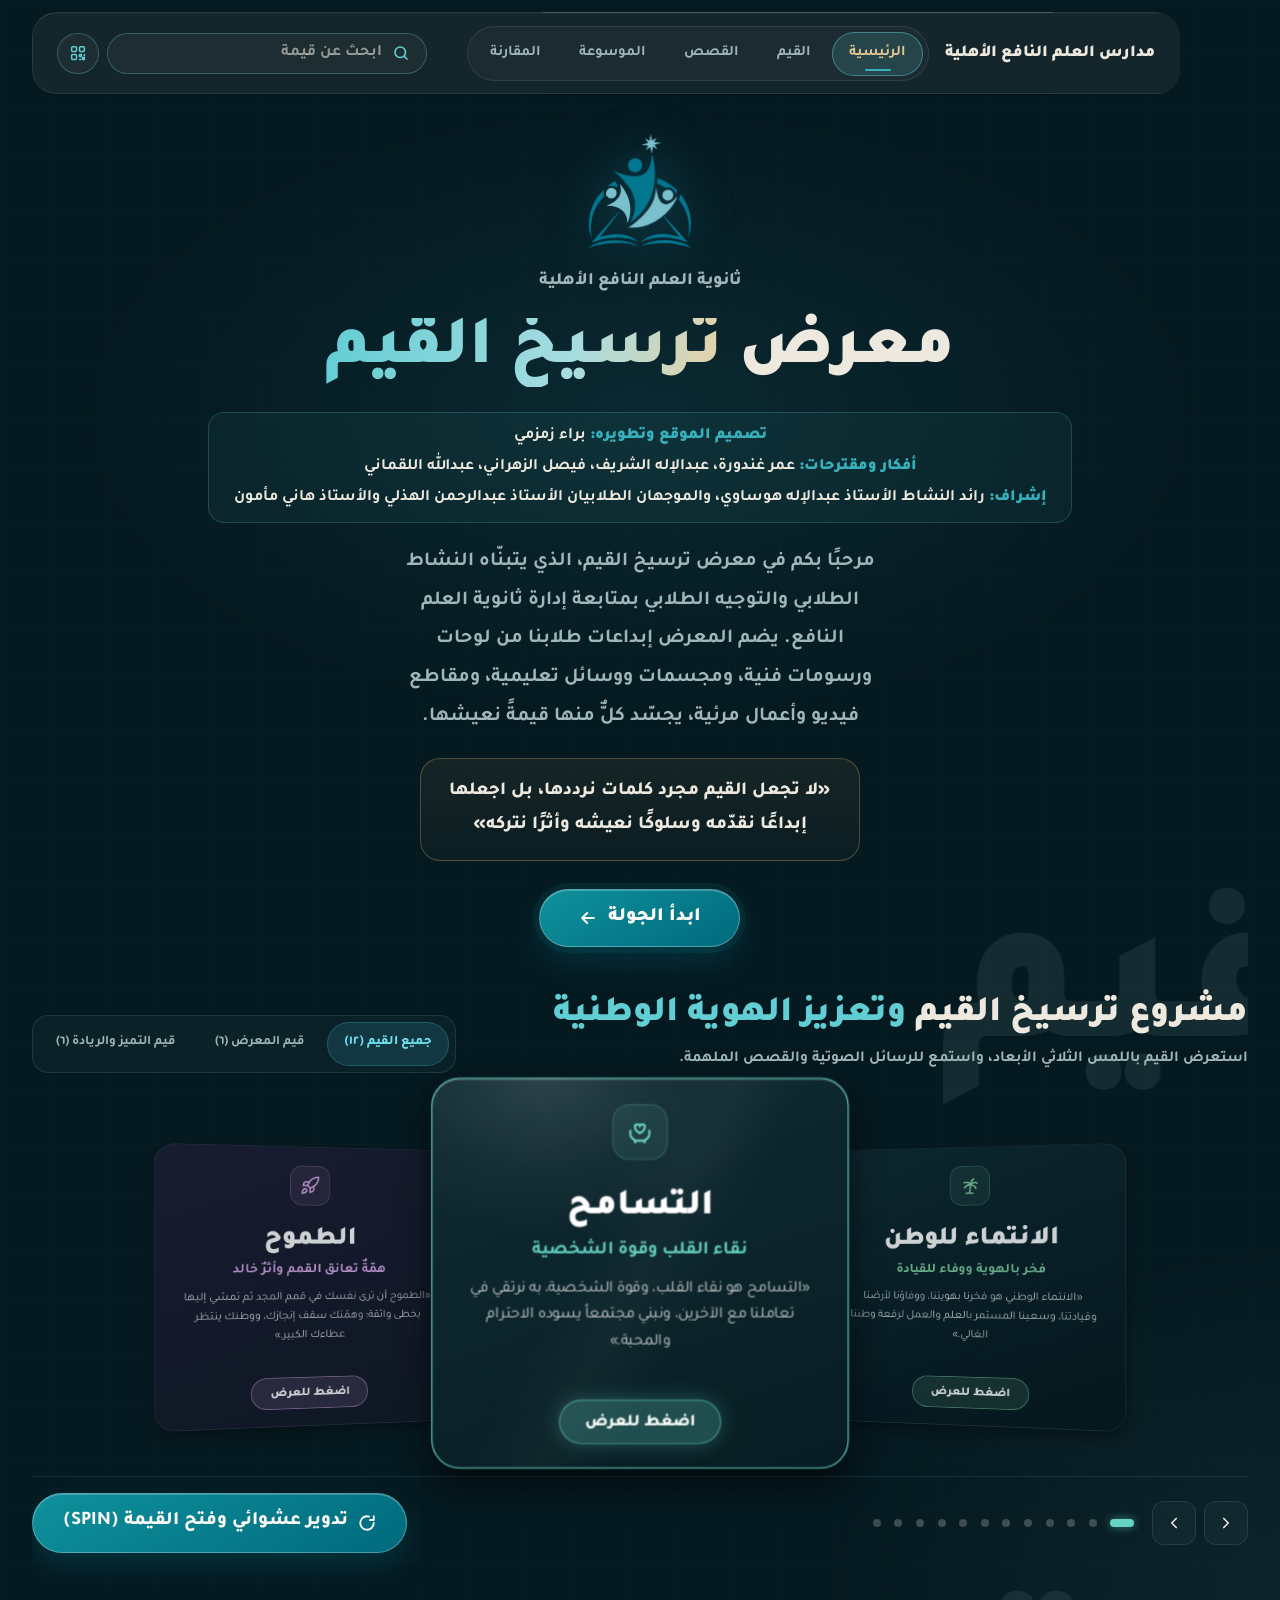
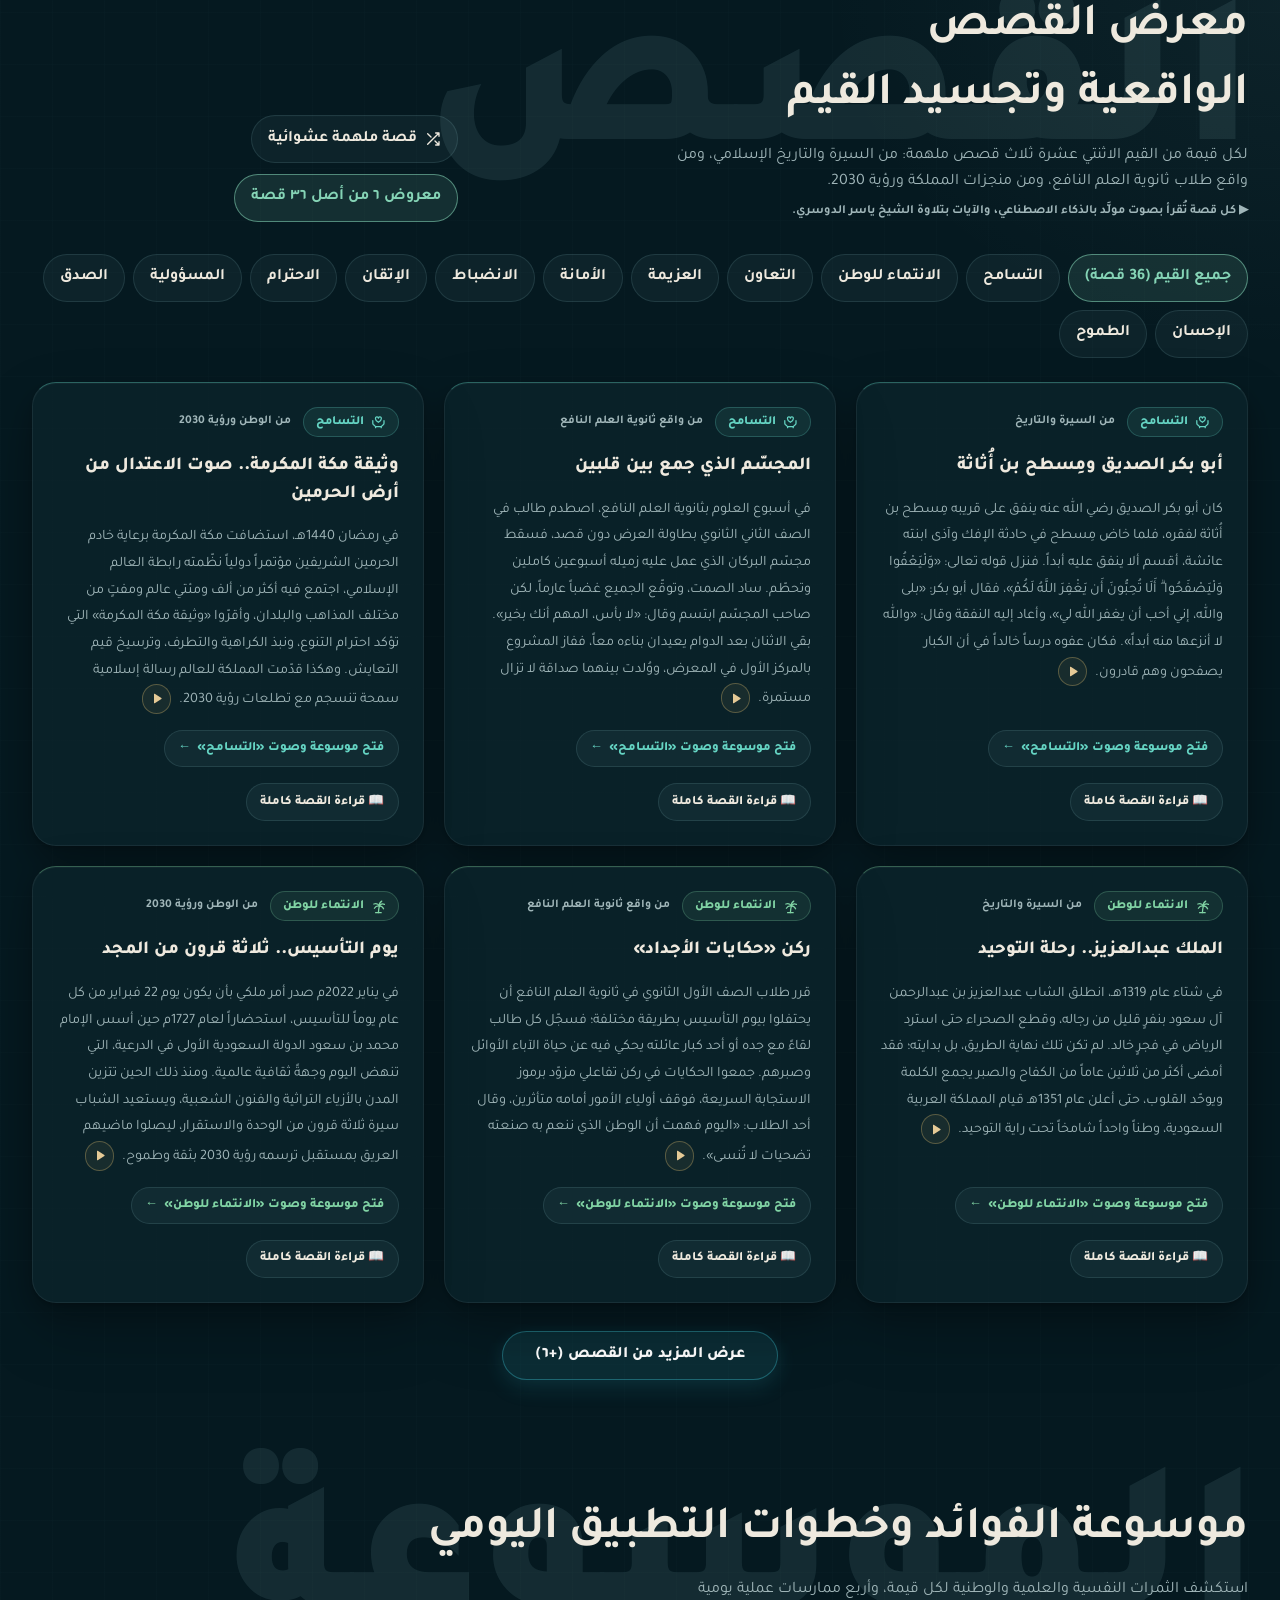
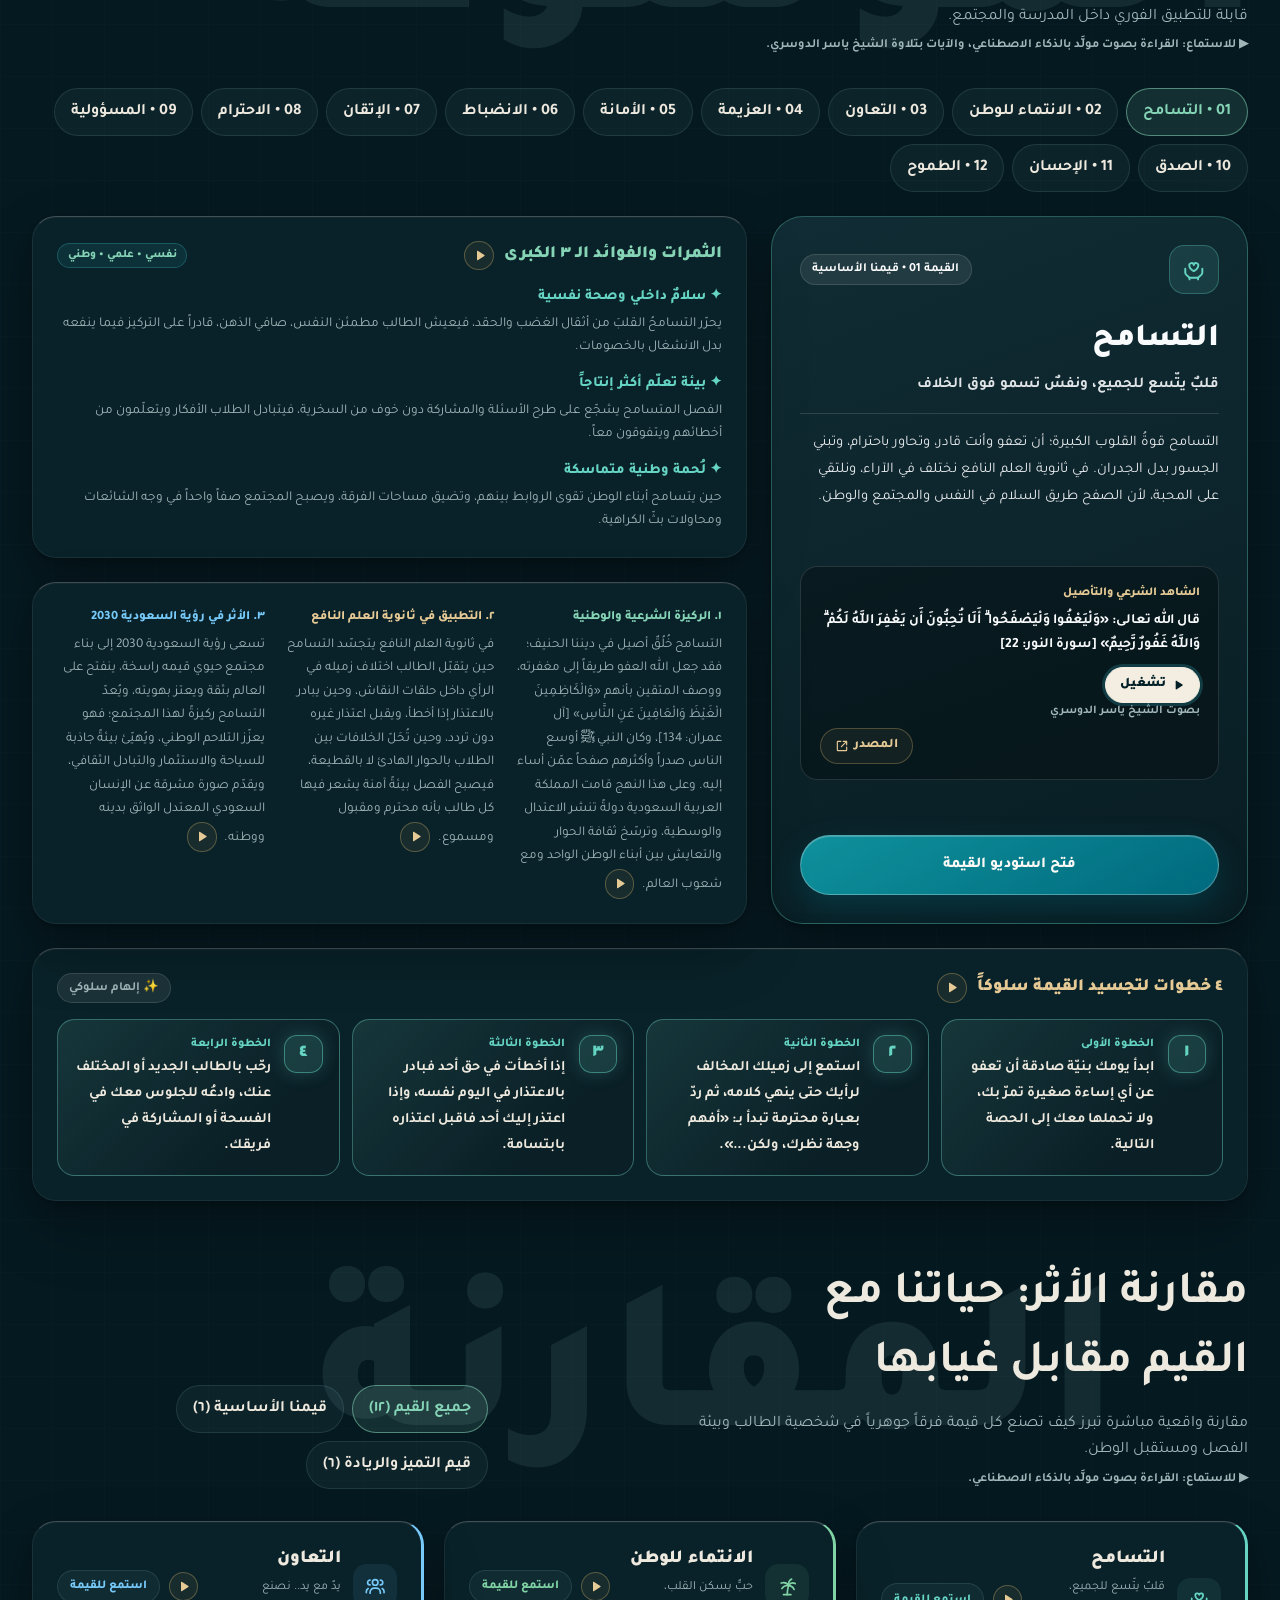
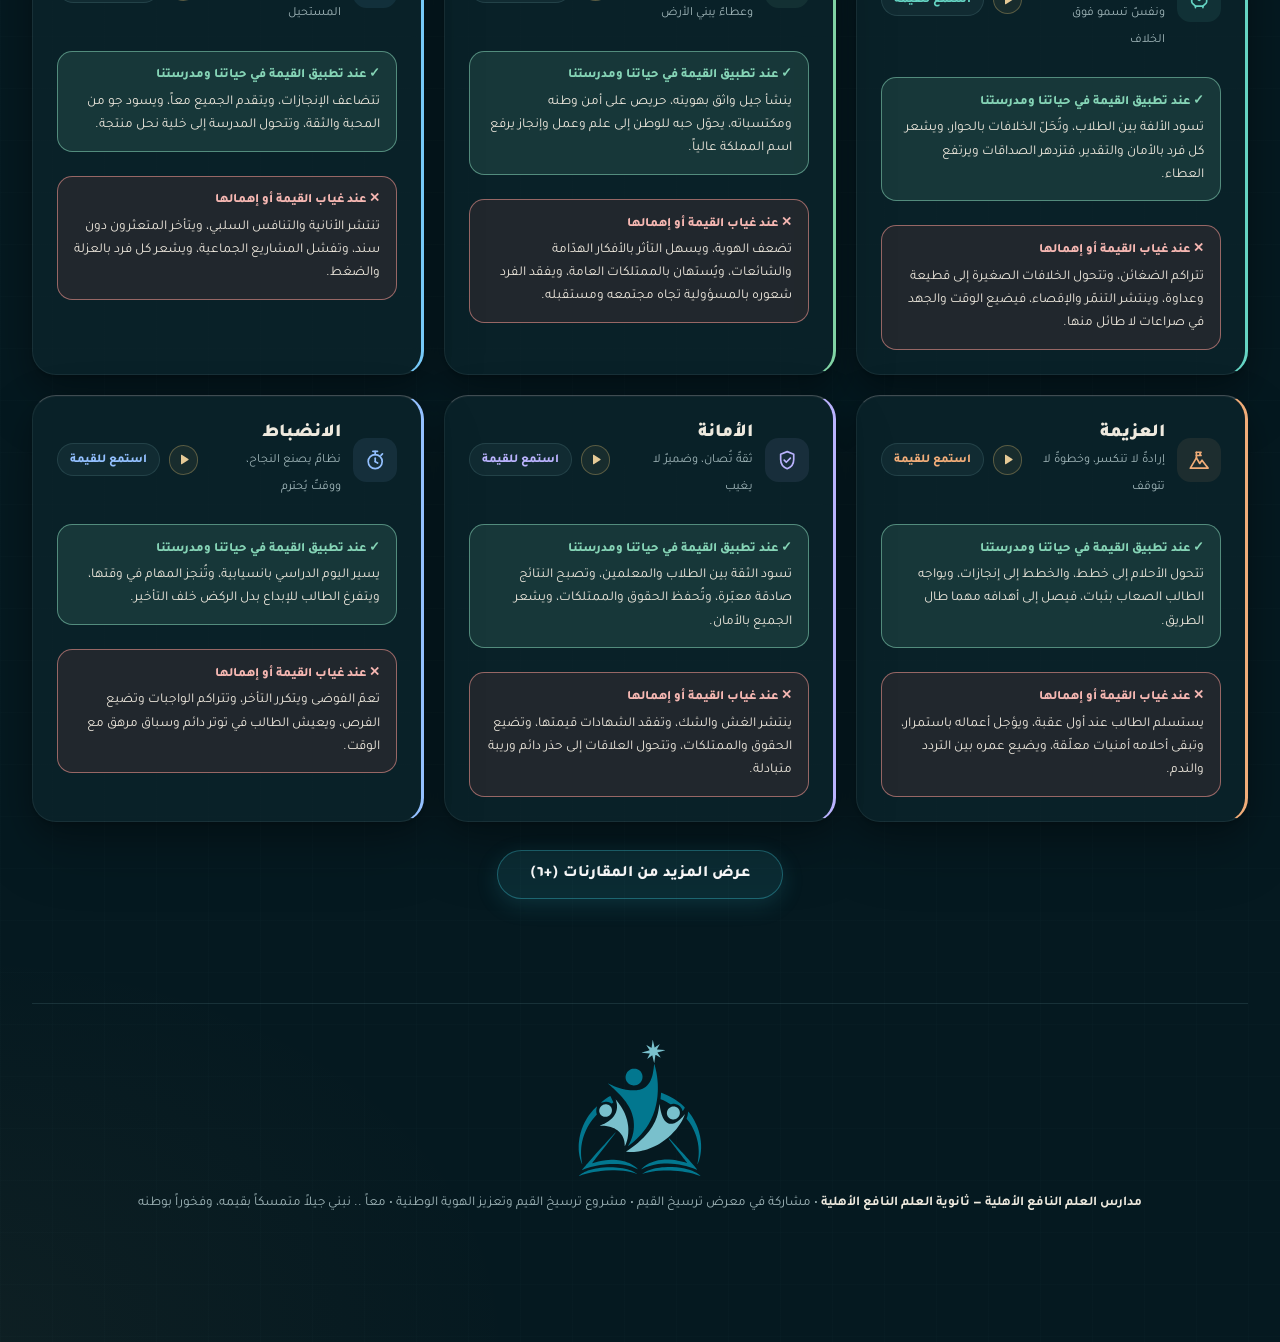
<file: index.html>
<!DOCTYPE html>
<html dir="rtl" lang="ar">
<head>
  <meta charset="UTF-8" />
  <!-- Same policy as the Cloudflare headers (_headers), here so the GitHub and
       Firebase copies are covered too (a <meta> policy cannot hold
       frame-ancestors; the hosts that allow headers send that one). -->
  <meta http-equiv="Content-Security-Policy" content="default-src 'self'; script-src 'self' 'unsafe-inline'; style-src 'self' 'unsafe-inline'; font-src 'self'; img-src 'self' data: blob:; media-src 'self' blob:; connect-src 'self'; manifest-src 'self'; object-src 'none'; base-uri 'self'; form-action 'none'" />
  <meta name="referrer" content="strict-origin-when-cross-origin" />
  <!-- No other site may show this page inside its own frame (clickjacking, or
       a fake page wrapped around the school's). Cloudflare and Firebase refuse
       by header (frame-ancestors, X-Frame-Options); GitHub Pages cannot send
       headers, so a framed copy hides itself first, then tries to open the
       real page in place of the frame (browsers often refuse that quietly,
       without an error, so hiding cannot wait for one) (v5.13.8). -->
  <script>if (window.top !== window.self) { document.documentElement.style.display = 'none'; try { window.top.location.replace(window.self.location.href); } catch (e) {} }</script>
  <meta name="viewport" content="width=device-width, initial-scale=1.0, viewport-fit=cover" />
  <meta name="apple-mobile-web-app-capable" content="yes" />
  <meta name="apple-mobile-web-app-status-bar-style" content="black-translucent" />
  <meta name="apple-mobile-web-app-title" content="معرض القيم" />
  <meta name="mobile-web-app-capable" content="yes" />
  <meta name="format-detection" content="telephone=no, date=no, email=no, address=no" />
  <meta name="theme-color" content="#051920" />
  <link rel="icon" type="image/svg+xml" href="./assets/school-emblem.svg?v=5.13.8" />
  <link rel="icon" type="image/png" href="./assets/school-emblem.png?v=5.13.8" />
  <link rel="apple-touch-icon" href="./icons/apple-touch-icon.png" />
  <link rel="manifest" href="./manifest.json" />
  <title>معرض ترسيخ القيم — ثانوية العلم النافع الأهلية</title>

  <!-- The identity font, Tajawal, kept in the site itself (assets/fonts, SIL
       Open Font License, OFL.txt there): no call to Google Fonts, so it opens
       quicker and still shows its letters without internet (v5.13.3; Cairo
       from Google Fonts before). The first screen's four Arabic weights load
       first. -->
  <link rel="preload" href="./assets/fonts/tajawal-400-arabic.woff2" as="font" type="font/woff2" crossorigin />
  <link rel="preload" href="./assets/fonts/tajawal-700-arabic.woff2" as="font" type="font/woff2" crossorigin />
  <link rel="preload" href="./assets/fonts/tajawal-800-arabic.woff2" as="font" type="font/woff2" crossorigin />
  <link rel="preload" href="./assets/fonts/tajawal-900-arabic.woff2" as="font" type="font/woff2" crossorigin />

  <!-- [Astra 6 xhigh] VisionOS Spatial Glassmorphism Architecture -->
  <!-- Device performance level (sets html[data-perf]) before the styles apply -->
  <script src="./perf_tier.js?v=5.13.8"></script>
  <!-- The header logo waits for the emblem (motion_scroll.js): hidden from the
       first paint, not only from motion_scroll's first frame, which on the
       live site came up to a few seconds after the page showed (v5.13.4).
       motion_scroll.js takes over in its first frame; without it, the logo
       comes back after 4 s. -->
  <script>document.documentElement.classList.add('ms-logo-wait');setTimeout(function(){document.documentElement.classList.remove('ms-logo-wait');},4000);</script>
  <link rel="stylesheet" href="./astra_visionos.css?v=5.13.8" />
  <link rel="stylesheet" href="./stage3_astra_upgrade.css?v=5.13.8" />
  <!-- Scroll-linked motion (emblem flight, giant words, ring settle, page light) -->
  <link rel="stylesheet" href="./motion_scroll.css?v=5.13.8" />

  <!-- [Argon 4 Max 1.00] Harmonization & iPad Air 13 (1366x1024 @ 60Hz) Optical Bridge -->
  <style>
    /* Tajawal comes in 400 / 500 / 700 / 800 / 900: the 600 and 650 used
       here show as 700, 750 as 800. Each weight is split like Google Fonts
       serves it (Arabic letters / Latin letters and digits); a browser only
       fetches the parts and weights a page actually shows. */
    @font-face { font-family: 'Tajawal'; font-style: normal; font-weight: 400; font-display: swap; src: url('./assets/fonts/tajawal-400-arabic.woff2') format('woff2'); unicode-range: U+0600-06FF, U+0750-077F, U+0870-0891, U+0897-08E1, U+08E3-08FF, U+200C-200E, U+2010-2011, U+204F, U+2E41, U+FB50-FDFF, U+FE70-FE74, U+FE76-FEFC; }
    @font-face { font-family: 'Tajawal'; font-style: normal; font-weight: 400; font-display: swap; src: url('./assets/fonts/tajawal-400-latin.woff2') format('woff2'); unicode-range: U+0000-00FF, U+0131, U+0152-0153, U+02BB-02BC, U+02C6, U+02DA, U+02DC, U+0304, U+0308, U+0329, U+2000-206F, U+20AC, U+2122, U+2191, U+2193, U+2212, U+2215, U+FEFF, U+FFFD; }
    @font-face { font-family: 'Tajawal'; font-style: normal; font-weight: 500; font-display: swap; src: url('./assets/fonts/tajawal-500-arabic.woff2') format('woff2'); unicode-range: U+0600-06FF, U+0750-077F, U+0870-0891, U+0897-08E1, U+08E3-08FF, U+200C-200E, U+2010-2011, U+204F, U+2E41, U+FB50-FDFF, U+FE70-FE74, U+FE76-FEFC; }
    @font-face { font-family: 'Tajawal'; font-style: normal; font-weight: 500; font-display: swap; src: url('./assets/fonts/tajawal-500-latin.woff2') format('woff2'); unicode-range: U+0000-00FF, U+0131, U+0152-0153, U+02BB-02BC, U+02C6, U+02DA, U+02DC, U+0304, U+0308, U+0329, U+2000-206F, U+20AC, U+2122, U+2191, U+2193, U+2212, U+2215, U+FEFF, U+FFFD; }
    @font-face { font-family: 'Tajawal'; font-style: normal; font-weight: 700; font-display: swap; src: url('./assets/fonts/tajawal-700-arabic.woff2') format('woff2'); unicode-range: U+0600-06FF, U+0750-077F, U+0870-0891, U+0897-08E1, U+08E3-08FF, U+200C-200E, U+2010-2011, U+204F, U+2E41, U+FB50-FDFF, U+FE70-FE74, U+FE76-FEFC; }
    @font-face { font-family: 'Tajawal'; font-style: normal; font-weight: 700; font-display: swap; src: url('./assets/fonts/tajawal-700-latin.woff2') format('woff2'); unicode-range: U+0000-00FF, U+0131, U+0152-0153, U+02BB-02BC, U+02C6, U+02DA, U+02DC, U+0304, U+0308, U+0329, U+2000-206F, U+20AC, U+2122, U+2191, U+2193, U+2212, U+2215, U+FEFF, U+FFFD; }
    @font-face { font-family: 'Tajawal'; font-style: normal; font-weight: 800; font-display: swap; src: url('./assets/fonts/tajawal-800-arabic.woff2') format('woff2'); unicode-range: U+0600-06FF, U+0750-077F, U+0870-0891, U+0897-08E1, U+08E3-08FF, U+200C-200E, U+2010-2011, U+204F, U+2E41, U+FB50-FDFF, U+FE70-FE74, U+FE76-FEFC; }
    @font-face { font-family: 'Tajawal'; font-style: normal; font-weight: 800; font-display: swap; src: url('./assets/fonts/tajawal-800-latin.woff2') format('woff2'); unicode-range: U+0000-00FF, U+0131, U+0152-0153, U+02BB-02BC, U+02C6, U+02DA, U+02DC, U+0304, U+0308, U+0329, U+2000-206F, U+20AC, U+2122, U+2191, U+2193, U+2212, U+2215, U+FEFF, U+FFFD; }
    @font-face { font-family: 'Tajawal'; font-style: normal; font-weight: 900; font-display: swap; src: url('./assets/fonts/tajawal-900-arabic.woff2') format('woff2'); unicode-range: U+0600-06FF, U+0750-077F, U+0870-0891, U+0897-08E1, U+08E3-08FF, U+200C-200E, U+2010-2011, U+204F, U+2E41, U+FB50-FDFF, U+FE70-FE74, U+FE76-FEFC; }
    @font-face { font-family: 'Tajawal'; font-style: normal; font-weight: 900; font-display: swap; src: url('./assets/fonts/tajawal-900-latin.woff2') format('woff2'); unicode-range: U+0000-00FF, U+0131, U+0152-0153, U+02BB-02BC, U+02C6, U+02DA, U+02DC, U+0304, U+0308, U+0329, U+2000-206F, U+20AC, U+2122, U+2191, U+2193, U+2212, U+2215, U+FEFF, U+FFFD; }

    :root {
      --font-ui: 'Tajawal', -apple-system, BlinkMacSystemFont, 'SF Pro Arabic', sans-serif;
      --font-reading: 'Tajawal', -apple-system, BlinkMacSystemFont, sans-serif;
    }

    html,
    body {
      position: relative;
      max-inline-size: 100vw;
      overflow-x: hidden;
      overflow-x: clip;
    }

    body {
      background-image:
        radial-gradient(960px 520px at 82% -6%, rgba(55, 175, 191, 0.088), transparent 62%),
        radial-gradient(840px 480px at 14% 8%, rgba(206, 175, 106, 0.072), transparent 60%);
    }

    .astra-shell,
    #hero-section,
    #studioModal {
      overflow-x: clip;
    }

    .hidden {
      display: none !important;
    }

    /* Ambient Tuwaiq / Diriyah Glow */
    /* The soft glow is drawn by a gradient mask, not filter: blur(120px):
       a blur that large was re-rendered on every frame of its colour change
       (each time the cards stop, each value window) and whenever anything
       near it repainted. Same size and softness as the old blurred pill. */
    .ambient-orb {
      position: absolute;
      inline-size: calc(min(52rem, 88vw) + 36rem);
      block-size: calc(24rem + 36rem);
      top: calc(-8rem - 18rem);
      left: 50%;
      transform: translateX(-50%);
      border-radius: 50%;
      -webkit-mask-image: radial-gradient(closest-side, #000 24%, rgba(0, 0, 0, 0.62) 46%, rgba(0, 0, 0, 0.22) 70%, transparent 100%);
      mask-image: radial-gradient(closest-side, #000 24%, rgba(0, 0, 0, 0.62) 46%, rgba(0, 0, 0, 0.22) 70%, transparent 100%);
      opacity: 0.17;
      pointer-events: none;
      z-index: 0;
      transition: background-color 600ms var(--ease-out-expo);
    }

    /* (The page-wide 52px reference grid lives on body in stage3_astra_upgrade.css.
       A grid inside the preserve-3d stage would be depth-sorted over side cards.) */

    /* Distinct 12-Card Jewel Surfaces (Dark & Day Projector Modes) */
    body:not(.projector-day) .value-card-3d::before {
      background: var(--card-surface, var(--bg-card));
      border: 1px solid rgba(255, 255, 255, 0.08);
      box-shadow: 0 14px 34px rgba(0, 0, 0, 0.45);
    }

    body:not(.projector-day) .value-card-3d.is-center::before {
      background: var(--card-surface, var(--bg-elevated));
      border: 1.8px solid var(--card-accent);
      box-shadow:
        inset 0 1px 0 rgba(255, 255, 255, 0.28),
        0 24px 60px rgba(0, 0, 0, 0.7),
        0 0 28px -2px color-mix(in srgb, var(--card-accent) 42%, transparent);
    }

    /* 3D Card Interior Anatomy — exhibition size for iPad Air 13" (1366x1024) */
    :root {
      --stage-height: 24rem !important;
      --card-height: 22rem !important;
    }

    #hero-section.spa-section {
      padding-block: 0.35rem 1.75rem;
    }

    .spatial-orbit-stage {
      block-size: 24rem !important;
      min-block-size: 24rem !important;
      margin-block: 0.45rem 0.65rem !important;
    }

    /* No overflow clipping on the 3D cards: it would flatten their interior
       depth layers and clip the glass shadow drawn by ::before. */
    .value-card-3d {
      block-size: 22rem !important;
      min-block-size: 22rem !important;
      max-block-size: 22rem !important;
      inline-size: min(23.5rem, 84vw) !important;
      border-radius: 1.6rem !important;
      padding: 1.5rem 1.5rem 1.35rem !important;
      justify-content: space-between;
      user-select: none;
      -webkit-user-select: none;
    }

    /* Full 12-Card Simultaneous Panoramic Grid Mode */
    .values-panoramic-grid {
      display: grid;
      grid-template-columns: repeat(auto-fill, minmax(min(100%, 19rem), 1fr));
      gap: 1.2rem;
      margin-block: 1.25rem 1.5rem;
    }

    .value-grid-card {
      position: relative;
      border-radius: 1.6rem;
      padding: 1.25rem 1.35rem 1.15rem;
      border: 1px solid rgba(255, 255, 255, 0.1);
      background: var(--card-surface, var(--bg-card));
      box-shadow: 0 14px 34px rgba(0, 0, 0, 0.45);
      display: flex;
      flex-direction: column;
      justify-content: space-between;
      gap: 0.85rem;
      min-block-size: 21.5rem;
      cursor: pointer;
      overflow: hidden;
      transition: transform 180ms var(--ease-out-expo), box-shadow 200ms ease, border-color 180ms ease;
    }

    .value-grid-card.spin-roulette-active {
      transform: translateY(-4px) scale(1.025);
      border-color: #ffffff !important;
      box-shadow: 0 0 0 2px var(--card-accent, #ceaf6a), 0 24px 54px rgba(0, 0, 0, 0.55);
    }

    @media (hover: hover) and (pointer: fine) {
      .value-grid-card:hover {
        transform: translateY(-3px);
        border-color: var(--card-accent, #ceaf6a);
        box-shadow: 0 0 24px -4px color-mix(in srgb, var(--card-accent, #ceaf6a) 35%, transparent), 0 20px 45px rgba(0, 0, 0, 0.6);
      }
    }

    /* Card top: the value's icon, centred above the name */
    .vcard-header {
      display: flex;
      align-items: center;
      justify-content: center;
      width: 100%;
      position: relative;
      z-index: 1;
    }

    .vcard-icon-box {
      inline-size: 3.1rem;
      block-size: 3.1rem;
      border-radius: 0.95rem;
      border: 1px solid rgba(255, 255, 255, 0.18);
      display: inline-flex;
      align-items: center;
      justify-content: center;
      flex-shrink: 0;
    }

    .vcard-icon-box svg {
      inline-size: 1.6rem;
      block-size: 1.6rem;
    }

    /* Badges still used by the studio header and the encyclopedia card */
    .vcard-badges {
      display: flex;
      align-items: center;
      gap: 0.5rem;
    }

    .vcard-group-pill {
      font-size: 0.78rem;
      font-weight: 700;
      padding: 0.25rem 0.7rem;
      border-radius: 999px;
      background: rgba(255, 255, 255, 0.08);
      border: 1px solid rgba(255, 255, 255, 0.12);
      color: var(--text-muted);
    }

    .vcard-num {
      font-size: 0.85rem;
      font-weight: 900;
      font-variant-numeric: tabular-nums;
      padding: 0.2rem 0.55rem;
      border-radius: 0.6rem;
      background: rgba(0, 0, 0, 0.22);
    }

    /* Card centre: name, one-line description, short quote */
    .vcard-body {
      display: flex;
      flex-direction: column;
      align-items: center;
      text-align: center;
      gap: 0.3rem;
      margin-block: auto;
      position: relative;
      z-index: 1;
      width: 100%;
    }

    .vcard-title {
      margin: 0;
      font-size: 2.05rem;
      font-weight: 900;
      line-height: 1.22;
      color: #ffffff;
      text-align: center;
    }

    .vcard-sub {
      margin: 0.15rem 0 0.45rem;
      font-size: 1.04rem;
      font-weight: 700;
      line-height: 1.35;
      text-align: center;
    }

    .vcard-quote {
      margin: 0 auto;
      font-size: 0.9rem;
      line-height: 1.65;
      color: rgba(255, 255, 255, 0.82);
      text-align: center;
      max-inline-size: 94%;
      display: -webkit-box;
      -webkit-line-clamp: 3;
      -webkit-box-orient: vertical;
      overflow: hidden;
    }

    /* Card bottom: one short call to action */
    .vcard-footer {
      position: relative;
      display: flex;
      align-items: center;
      justify-content: center;
      width: 100%;
      margin-top: auto;
      padding-top: 0.5rem;
      z-index: 1;
      cursor: pointer;
    }

    .vcard-tap-hint {
      display: inline-flex;
      align-items: center;
      justify-content: center;
      min-block-size: 2.5rem;
      padding: 0.35rem 1.4rem;
      border-radius: 999px;
      /* fixed fallbacks first, for older TV browsers without color-mix() */
      border: 1px solid rgba(255, 255, 255, 0.28);
      background: rgba(255, 255, 255, 0.1);
      border: 1px solid color-mix(in srgb, var(--card-accent, #37afbf) 55%, transparent);
      background: color-mix(in srgb, var(--card-accent, #37afbf) 15%, transparent);
      color: #ffffff;
      font-size: 0.95rem;
      font-weight: 800;
      transition: background-color 200ms ease, box-shadow 200ms ease, transform 140ms ease-out;
    }

    .spatial-orbit-stage .value-card-3d.is-center .vcard-tap-hint {
      background: color-mix(in srgb, var(--card-accent, #37afbf) 26%, transparent);
      box-shadow: 0 0 20px color-mix(in srgb, var(--card-accent, #37afbf) 30%, transparent);
    }

    .value-card-3d:active .vcard-tap-hint,
    .value-grid-card:active .vcard-tap-hint {
      transform: scale(0.96);
    }

    /* Orbit Controls & Dots */
    .orbit-toolbar {
      display: flex;
      align-items: center;
      justify-content: space-between;
      flex-wrap: wrap;
      gap: 1rem;
      padding-block-start: 0.75rem;
      border-block-start: 1px solid var(--border-line);
    }

    .orbit-nav-cluster {
      display: flex;
      align-items: center;
      gap: 0.75rem;
      flex-wrap: wrap;
    }

    .orbit-dots-bar {
      display: flex;
      align-items: center;
      gap: 0.45rem;
      flex-wrap: wrap;
    }

    .orbit-dot {
      inline-size: 0.65rem;
      block-size: 0.65rem;
      padding: 0;
      border-radius: 999px;
      border: 0;
      background: rgba(255, 255, 255, 0.22);
      cursor: pointer;
      transition: inline-size 220ms var(--ease-out-expo), background-color 180ms ease;
    }

    .orbit-dot.active {
      inline-size: 1.9rem;
      background: var(--dot-accent, var(--diriyah-gold));
    }

    /* Top Brand & Search Layout */
    .brand-emblem {
      inline-size: 3rem;
      block-size: 3rem;
      border-radius: 0.95rem;
      background: linear-gradient(145deg, rgba(55, 175, 191, 0.176), rgba(206, 175, 106, 0.16));
      border: 1px solid var(--active-border);
      display: inline-flex;
      align-items: center;
      justify-content: center;
      color: var(--diriyah-gold);
      flex-shrink: 0;
    }

    .brand-titles {
      display: flex;
      flex-direction: column;
      gap: 0.1rem;
    }

    .brand-school-row {
      display: flex;
      align-items: center;
      gap: 0.5rem;
      flex-wrap: wrap;
    }

    .brand-school-name {
      font-size: 1.05rem;
      font-weight: 900;
      color: var(--text-main);
    }

    .brand-branch-pill {
      font-size: 0.72rem;
      font-weight: 800;
      padding: 0.15rem 0.6rem;
      border-radius: 999px;
      background: rgba(55, 175, 191, 0.112);
      border: 1px solid rgba(55, 175, 191, 0.304);
      color: var(--best-ink);
    }

    .brand-project-sub {
      margin: 0;
      font-size: 0.78rem;
      font-weight: 600;
      color: var(--text-muted);
    }

    .top-nav {
      margin-block: 0.65rem 0.9rem;
    }

    .vision-search-wrap {
      position: relative;
      flex: 1 1 17rem;
      max-inline-size: 26rem;
      display: flex;
      align-items: center;
    }

    .vision-search-wrap .vision-search-input {
      padding-inline-start: 2.55rem;
      padding-inline-end: 1rem;
      min-block-size: 2.8rem;
      /* 16px minimum: iPadOS Safari zooms the page into smaller fields */
      font-size: max(16px, 1rem);
    }

    .vision-search-wrap:has(#clearSearchBtn:not(.hidden)) .vision-search-input {
      padding-inline-end: 4.65rem;
    }

    .search-icon-start {
      position: absolute;
      inset-inline-start: 0.95rem;
      color: var(--text-muted);
      pointer-events: none;
      display: inline-flex;
    }

    .search-clear-btn {
      position: absolute;
      inset-inline-end: 0.55rem;
      padding: 0.25rem 0.65rem;
      border-radius: 999px;
      border: 1px solid var(--border-line);
      background: var(--control-bg);
      color: var(--text-main);
      font-size: 0.74rem;
      font-weight: 700;
      cursor: pointer;
    }

    /* Hero Header Grid */
    .hero-top-grid {
      display: flex;
      align-items: flex-end;
      justify-content: space-between;
      flex-wrap: wrap;
      gap: 1.25rem;
      position: relative;
      z-index: 2;
    }

    .hero-kicker {
      display: inline-flex;
      align-items: center;
      gap: 0.5rem;
      padding: 0.3rem 0.85rem;
      border-radius: 999px;
      background: rgba(206, 175, 106, 0.096);
      border: 1px solid rgba(206, 175, 106, 0.28);
      color: var(--text-accent);
      font-size: 0.78rem;
      font-weight: 800;
      margin-block-end: 0.6rem;
    }

    .hero-headline {
      margin: 0;
      font-size: clamp(1.75rem, 2.8vw, 2.65rem);
      font-weight: 900;
      line-height: 1.3;
    }

    .hero-headline .accent-span {
      color: var(--alm-teal, #61ced4);
    }

    .hero-slogan {
      margin: 0.45rem 0 0;
      font-size: 0.96rem;
      font-weight: 600;
      color: var(--text-muted);
      max-inline-size: 62ch;
    }

    /* Multi-Column Grids */
    .stories-3col-grid {
      display: grid;
      grid-template-columns: repeat(auto-fill, minmax(min(100%, 22rem), 1fr));
      gap: 1.25rem;
    }

    .story-val-chip {
      display: inline-flex;
      align-items: center;
      gap: 0.4rem;
      padding: 0.25rem 0.7rem;
      border-radius: 999px;
      font-size: 0.78rem;
      font-weight: 800;
    }

    .story-chip-icon svg {
      inline-size: 1.05rem;
      block-size: 1.05rem;
      display: block;
    }

    .story-cat-chip {
      font-size: 0.75rem;
      font-weight: 700;
      color: var(--text-muted);
    }

    .story-heading {
      font-size: 1.15rem !important;
      font-weight: 800;
      color: var(--text-main);
    }

    .story-body {
      font-size: 0.9rem;
      color: var(--text-muted);
      flex: 1 1 auto;
    }

    .story-action-btn {
      align-self: flex-start;
      display: inline-flex;
      align-items: center;
      gap: 0.4rem;
      padding: 0.45rem 0.85rem;
      border-radius: 999px;
      border: 1px solid var(--border-line);
      background: var(--control-bg);
      font-size: 0.8rem;
      font-weight: 800;
      cursor: pointer;
    }

    /* Encyclopedia Section */
    .encyc-grid-shell {
      display: grid;
      grid-template-columns: minmax(18rem, 0.36fr) minmax(0, 0.64fr);
      gap: 1.5rem;
      align-items: stretch;
      /* on wide screens stage3_astra_upgrade.css rearranges this grid so its
         cards pair up with near-equal lengths (v5.13.3) */
    }

    .encyc-hero-card {
      border-radius: var(--radius-panel);
      padding: 1.75rem;
      border: 1px solid var(--border-line);
      display: flex;
      flex-direction: column;
      justify-content: space-between;
      gap: 1.25rem;
      color: #f8fafc;
      box-shadow: var(--shadow-surface);
    }

    .encyc-right-stack {
      display: flex;
      flex-direction: column;
      gap: 1.25rem;
    }

    .encyc-two-cols {
      display: grid;
      grid-template-columns: repeat(2, minmax(0, 1fr));
      gap: 1.25rem;
      flex: 1 1 auto;
    }

    .encyc-list {
      list-style: none;
      padding: 0;
      margin: 0;
      display: flex;
      flex-direction: column;
      gap: 0.85rem;
    }

    .encyc-item-title {
      font-size: 0.9rem;
      font-weight: 800;
      margin-block-end: 0.2rem;
    }

    .encyc-item-desc {
      margin: 0;
      font-size: 0.85rem;
      line-height: 1.7;
      color: var(--text-muted);
    }

    .encyc-step-row {
      display: flex;
      align-items: flex-start;
      gap: 0.65rem;
      font-size: 0.86rem;
      line-height: 1.7;
      color: var(--text-main);
    }

    .encyc-step-num {
      inline-size: 1.65rem;
      block-size: 1.65rem;
      border-radius: 0.55rem;
      display: inline-flex;
      align-items: center;
      justify-content: center;
      font-size: 0.78rem;
      font-weight: 900;
      flex-shrink: 0;
      margin-block-start: 0.1rem;
    }

    .encyc-pillars-grid {
      display: grid;
      grid-template-columns: repeat(3, minmax(0, 1fr));
      gap: 1.25rem;
    }

    /* Comparison Cards */
    .comp-cards-grid {
      display: grid;
      grid-template-columns: repeat(auto-fill, minmax(min(100%, 23rem), 1fr));
      gap: 1.25rem;
    }

    .comp-header {
      display: flex;
      align-items: center;
      justify-content: space-between;
      gap: 0.75rem;
    }

    .comp-title-group {
      display: flex;
      align-items: center;
      gap: 0.75rem;
    }

    .comp-icon {
      inline-size: 2.75rem;
      block-size: 2.75rem;
      border-radius: 0.85rem;
      display: inline-flex;
      align-items: center;
      justify-content: center;
      flex-shrink: 0;
    }

    .comp-icon svg {
      inline-size: 1.4rem;
      block-size: 1.4rem;
    }

    .comp-name {
      margin: 0;
      font-size: 1.15rem !important;
      font-weight: 900;
    }

    .comp-sub {
      font-size: 0.78rem;
      color: var(--text-muted);
    }

    .comp-open-btn {
      padding: 0.35rem 0.75rem;
      border-radius: 999px;
      border: 1px solid var(--border-line);
      background: var(--control-bg);
      font-size: 0.76rem;
      font-weight: 800;
      cursor: pointer;
    }

    .comp-box {
      padding: 0.85rem 1rem;
      border-radius: 0.95rem;
      font-size: 0.85rem;
      line-height: 1.7;
    }

    .comp-box p {
      margin: 0.25rem 0 0;
      color: var(--text-main);
    }

    .comp-box-pos {
      background: var(--best-bg);
      border: 1px solid var(--best-border);
    }

    .comp-box-pos .comp-box-label {
      font-weight: 800;
      font-size: 0.8rem;
      color: var(--best-ink);
    }

    .comp-box-neg {
      background: var(--low-bg);
      border: 1px solid var(--low-border);
    }

    .comp-box-neg .comp-box-label {
      font-weight: 800;
      font-size: 0.8rem;
      color: var(--low-ink);
    }

    /* Studio Masterclass Modal Content */
    .studio-scroll-body {
      flex: 1 1 auto;
      overflow-y: auto;
      overscroll-behavior: contain;
      padding: 1.5rem 1.75rem;
      display: flex;
      flex-direction: column;
      gap: 1.35rem;
    }

    .studio-top-row {
      display: grid;
      grid-template-columns: minmax(0, 1fr);
      gap: 1.25rem;
      align-items: stretch;
    }

    .studio-lyrics-box {
      border-radius: 1.5rem;
      padding: 1.5rem;
      background: var(--control-bg);
      border: 1px solid var(--border-line);
      display: flex;
      flex-direction: column;
      justify-content: space-between;
      gap: 1rem;
    }

    .editorial-lyrics-text {
      margin: 0;
      font-size: clamp(1.15rem, 1.8vw, 1.5rem);
      font-weight: 800;
      line-height: 2;
    }

    .studio-3col-grid {
      display: grid;
      grid-template-columns: repeat(3, minmax(0, 1fr));
      gap: 1rem;
    }

    .studio-story-card {
      padding: 1.1rem;
      border-radius: 1.15rem;
      background: var(--control-bg);
      border: 1px solid var(--border-line);
      display: flex;
      flex-direction: column;
      gap: 0.4rem;
    }

    .studio-story-type {
      font-size: 0.75rem;
      font-weight: 800;
    }

    .studio-story-title {
      margin: 0;
      font-size: 0.98rem;
      font-weight: 800;
      color: var(--text-main);
    }

    .studio-story-body {
      margin: 0;
      font-size: 0.83rem;
      line-height: 1.75;
      color: var(--text-muted);
    }

    .studio-list {
      margin: 0;
      padding: 0;
      list-style: none;
      display: flex;
      flex-direction: column;
      gap: 0.65rem;
      font-size: 0.84rem;
      line-height: 1.7;
      color: var(--text-main);
    }

    /* Studio player buttons (play / replay / Arabic speech) */
    .mgr-btn {
      min-block-size: 2.35rem;
      padding: 0.35rem 0.8rem;
      border-radius: 0.75rem;
      border: 1px solid var(--border-line);
      background: var(--bg-card);
      color: var(--text-main);
      font-size: 0.78rem;
      font-weight: 700;
      cursor: pointer;
      display: inline-flex;
      align-items: center;
      gap: 0.35rem;
    }

    /* Responsive Breakpoints */
    @media (max-width: 1023px) {

      .encyc-grid-shell,
      .encyc-two-cols,
      .encyc-pillars-grid,
      .studio-top-row,
      .studio-3col-grid {
        grid-template-columns: minmax(0, 1fr);
      }
    }
  </style>
</head>
<body>
  <div class="astra-shell">
    <!-- ======================================================================
         VISIONOS TOP SPATIAL NAVIGATION
         ====================================================================== -->
    <header class="top-nav" role="banner">
      <a href="#hero-section" onclick="switchView('all'); return false;" class="nav-brand">
        <span class="brand-emblem has-logo" aria-hidden="true">
          <!-- Official school logo (symbol only; the name is written beside it),
               in the site palette -->
          <img class="logo-night" src="./assets/school-emblem.svg" alt="" width="44" height="44" decoding="async" />
        </span>
        <div class="brand-titles">
          <div class="brand-school-row">
            <span class="brand-school-name">مدارس العلم النافع الأهلية</span>
          </div>
        </div>
      </a>

      <!-- Section bar in the header (top of page). Once the visitor scrolls
           down, the floating copy at the bottom of the page takes over. -->
      <nav class="header-dock" aria-label="التنقل السريع بين أقسام المنصة">
        <button type="button" class="spa-nav-btn active" data-view="all" onclick="switchView('all')" aria-current="page">
          الرئيسية
        </button>
        <button type="button" class="spa-nav-btn" data-view="orbit" onclick="switchView('orbit')">
          القيم
        </button>
        <button type="button" class="spa-nav-btn" data-view="stories" onclick="switchView('stories')">
          القصص
        </button>
        <button type="button" class="spa-nav-btn" data-view="encyclopedia" onclick="switchView('encyclopedia')">
          الموسوعة
        </button>
        <button type="button" class="spa-nav-btn" data-view="comparison" onclick="switchView('comparison')">
          المقارنة
        </button>
      </nav>

      <!-- (the header search was removed in v5.13 at the owner's request;
           fable_engine.js / exhibition_kiosk.js skip it when it is absent) -->
    </header>

    <main id="mainContent">
      <!-- ====================================================================
           SECTION 0: HOME — the exhibition's introduction, before the cards
           (wording from the school's announcement of the exhibition)
           ==================================================================== -->
      <section id="intro-section" class="spa-section" aria-labelledby="introTitle">
        <div class="intro-glow" aria-hidden="true"></div>
        <div class="intro-inner">
          <!-- The school emblem in parts, so it can draw itself on arrival
               (motion_scroll.css section H; still on the lite motion). The
               flight into the header uses the file itself (data-src). -->
          <span class="intro-emblem ie-draw" data-src="./assets/school-emblem.svg" aria-hidden="true"><svg viewBox="0 0 1005 1005" focusable="false"><defs><radialGradient id="ieGlint"><stop offset="0" stop-color="#fff6dc" stop-opacity=".95"/><stop offset=".35" stop-color="#e6d2a8" stop-opacity=".45"/><stop offset="1" stop-color="#e6d2a8" stop-opacity="0"/></radialGradient></defs><g class="ie-pg"><path fill="#02778f" d="M76.48 976.43 L77.02 977.09 L78.75 976.91 L100.25 969.16 L132.75 959.77 L162.00 953.05 L179.50 949.64 L208.00 945.16 L220.25 943.86 L227.50 942.68 L263.00 939.50 L309.25 937.50 L324.50 937.50 L359.25 938.75 L386.00 940.98 L399.50 942.66 L410.75 944.39 L429.00 947.84 L444.50 951.52 L467.75 958.18 L480.25 962.89 L481.43 962.93 L481.80 962.48 L481.23 961.55 L477.50 958.91 L466.75 952.25 L458.00 947.68 L444.25 941.27 L423.75 933.91 L413.25 930.70 L397.75 926.75 L382.00 923.64 L364.25 920.89 L333.75 917.75 L312.50 916.50 L274.25 916.25 L247.00 917.98 L227.00 919.93 L208.75 922.39 L194.50 924.66 L179.75 927.57 L152.25 934.91 L138.75 939.41 L129.00 943.25 L114.50 949.59 L107.75 953.57 L102.25 956.25 L87.25 966.27 L81.00 971.50 L77.05 975.27Z"/><path fill="#02778f" d="M488.14 930.09 L486.52 928.00 L476.50 918.41 L464.25 908.43 L445.25 896.50 L439.25 893.18 L427.00 887.18 L414.75 882.05 L398.00 876.43 L373.50 870.30 L363.75 868.39 L352.00 866.66 L321.00 864.00 L301.25 864.00 L280.25 865.25 L264.00 866.68 L238.75 870.39 L212.00 875.82 L200.75 878.68 L170.00 887.80 L168.98 887.52 L169.36 886.25 L182.02 869.50 L187.45 863.00 L192.80 855.75 L245.20 789.25 L268.70 758.75 L274.98 750.00 L281.52 742.00 L325.84 683.75 L331.98 674.75 L332.39 673.52 L331.91 672.95 L330.80 673.52 L324.25 680.25 L281.75 726.50 L275.50 732.75 L267.75 742.00 L258.64 751.25 L253.11 758.25 L244.00 767.50 L194.64 822.25 L166.36 854.50 L161.41 859.75 L154.09 868.50 L145.61 877.50 L139.34 885.50 L129.86 895.50 L123.91 903.25 L112.89 915.50 L108.41 921.25 L98.20 933.25 L97.84 934.27 L98.75 934.57 L104.00 932.91 L119.75 926.91 L152.25 916.43 L166.75 912.48 L198.00 905.32 L224.25 900.41 L254.00 896.43 L267.50 895.00 L291.25 893.25 L309.00 892.75 L329.75 892.75 L348.75 893.75 L366.25 895.43 L379.75 897.18 L399.25 900.55 L428.75 907.25 L442.00 911.16 L462.75 919.00 L478.50 925.93 L487.25 930.30 L488.00 930.39Z"/></g><g class="ie-pg"><path fill="#02778f" d="M516.61 963.20 L516.89 963.70 L518.00 963.73 L534.00 958.16 L540.00 956.43 L564.75 950.57 L581.50 947.11 L611.75 942.68 L630.75 940.75 L665.00 938.75 L674.50 938.50 L715.75 938.75 L738.25 939.75 L767.25 941.93 L797.75 945.89 L815.50 948.64 L849.25 955.05 L870.75 960.27 L896.25 967.64 L912.25 972.91 L922.75 976.95 L923.68 977.02 L924.14 976.59 L923.25 975.07 L914.00 966.80 L908.25 962.41 L896.25 954.77 L884.00 948.43 L867.25 941.02 L846.25 933.66 L832.25 929.73 L813.50 925.02 L784.00 919.89 L758.25 916.73 L725.75 914.50 L696.00 914.25 L670.75 915.50 L656.75 916.70 L638.25 918.91 L610.25 923.80 L596.75 926.98 L580.50 931.70 L555.75 940.75 L548.00 944.34 L533.00 952.25 L517.27 962.27Z"/><path fill="#02778f" d="M511.50 930.36 L512.02 930.80 L513.25 930.48 L524.00 924.82 L542.00 916.75 L564.25 908.41 L582.25 903.25 L602.50 898.55 L628.25 894.16 L645.00 892.25 L670.25 890.50 L697.25 890.25 L724.00 891.25 L747.00 893.43 L774.75 897.39 L798.25 901.80 L823.75 907.50 L840.00 911.98 L873.00 922.59 L899.50 932.80 L900.68 932.89 L901.07 932.41 L899.66 930.00 L879.86 906.25 L856.18 879.25 L843.32 864.00 L828.80 847.50 L819.68 837.75 L814.32 831.25 L805.91 822.50 L797.86 813.00 L791.95 807.00 L767.25 779.25 L709.43 716.50 L707.25 714.55 L705.25 713.66 L704.27 713.86 L703.36 714.77 L703.05 715.75 L703.27 717.25 L706.41 722.50 L710.25 728.00 L736.75 762.75 L744.27 773.25 L750.25 780.50 L758.75 792.25 L794.30 838.25 L800.48 845.75 L807.07 854.75 L814.95 864.25 L820.80 872.25 L825.52 877.75 L831.05 885.25 L831.23 886.73 L830.00 886.86 L814.50 881.68 L783.75 873.50 L766.25 869.80 L754.00 867.61 L731.75 864.43 L704.75 862.25 L688.00 862.00 L674.50 862.50 L649.50 864.66 L629.50 867.84 L611.75 871.93 L594.75 877.09 L581.75 882.02 L571.00 886.93 L560.50 892.18 L549.00 898.84 L533.75 909.52 L515.50 925.25 L512.05 929.25Z"/></g><g class="ie-arc ie-arc-l"><path fill="#02778f" d="M202.02 492.25 L201.00 492.55 L186.25 506.25 L178.75 513.75 L168.66 524.75 L152.73 544.00 L144.64 555.00 L133.34 572.25 L123.52 589.25 L115.68 603.75 L106.75 623.25 L100.57 638.25 L95.66 651.50 L92.34 663.00 L89.93 669.75 L86.02 684.00 L82.05 701.00 L79.86 712.25 L76.20 739.25 L75.00 752.00 L74.50 765.75 L74.75 794.75 L75.91 809.00 L77.89 824.25 L79.84 836.50 L82.80 850.25 L87.41 866.25 L90.05 874.00 L95.55 888.00 L97.66 892.50 L98.50 893.27 L99.11 892.93 L99.14 891.50 L95.61 872.25 L93.66 859.00 L91.50 837.75 L91.00 821.25 L91.00 803.50 L92.25 782.00 L93.91 766.25 L98.34 740.25 L103.50 718.75 L106.91 706.75 L111.66 692.50 L118.98 672.75 L125.18 658.75 L134.18 640.25 L145.00 620.75 L154.91 605.50 L168.80 586.00 L178.64 573.50 L193.70 556.00 L201.07 548.00 L201.14 546.25 L199.48 540.50 L198.16 534.25 L197.25 525.75 L197.25 519.50 L198.39 509.00 L202.36 492.77Z"/></g><g class="ie-arc ie-arc-r"><path fill="#02778f" d="M839.14 527.86 L838.66 528.14 L838.34 529.00 L836.86 541.75 L833.98 556.50 L831.84 564.25 L827.98 575.25 L827.84 576.75 L847.02 602.75 L858.45 620.25 L865.32 632.00 L879.14 659.00 L889.18 683.50 L894.91 699.75 L902.02 725.00 L906.14 743.75 L910.07 769.50 L911.25 783.50 L912.25 803.00 L912.25 820.75 L911.50 836.25 L910.30 848.50 L907.36 870.50 L903.36 891.25 L903.41 892.95 L904.20 893.50 L905.05 892.75 L906.32 890.25 L911.84 876.75 L915.82 864.75 L919.98 849.50 L922.70 837.00 L924.89 824.75 L927.55 804.75 L929.00 782.75 L928.75 758.50 L926.80 733.25 L923.14 708.00 L921.75 700.50 L914.30 669.25 L910.82 657.50 L903.70 637.50 L896.11 618.75 L880.57 587.50 L867.48 565.50 L860.82 555.25 L847.73 537.25 L840.66 528.75Z"/></g><g class="ie-fig ie-fig-l"><path fill="#79c0cc" d="M333.68 443.64 L333.34 443.91 L333.34 444.75 L337.77 458.25 L341.11 473.75 L342.25 486.50 L342.00 497.75 L341.05 508.00 L339.93 514.25 L335.05 532.00 L333.68 535.50 L326.20 549.50 L317.00 563.00 L307.73 573.50 L299.75 581.39 L284.50 593.27 L277.00 598.45 L262.50 607.00 L254.00 611.57 L244.00 616.48 L224.00 624.89 L223.23 625.91 L224.50 626.50 L243.00 626.50 L253.00 627.00 L265.50 628.16 L283.75 631.27 L298.50 634.93 L311.75 639.59 L322.75 644.68 L335.50 651.80 L347.25 660.05 L356.25 668.00 L361.75 673.50 L367.36 680.00 L374.09 689.00 L379.18 697.00 L382.07 702.50 L388.34 717.50 L392.73 733.00 L395.07 748.75 L396.05 766.25 L396.50 767.32 L397.14 767.50 L397.89 766.75 L400.82 760.50 L404.70 751.25 L408.84 739.75 L412.07 729.00 L415.95 712.75 L418.11 699.75 L420.50 678.00 L421.25 652.50 L420.50 637.25 L419.07 623.00 L416.16 605.00 L412.07 586.50 L404.34 561.75 L396.48 541.50 L388.07 523.75 L379.25 507.25 L369.84 491.50 L358.82 475.50 L347.48 460.00 L334.64 444.09Z"/><path fill="#79c0cc" d="M262.25 476.25 L253.25 477.48 L249.25 478.64 L243.50 480.91 L240.50 482.52 L237.00 485.02 L229.75 491.25 L225.32 497.00 L221.07 505.50 L219.05 512.00 L218.00 520.75 L218.39 528.50 L220.57 536.50 L224.05 543.75 L229.30 550.75 L236.25 556.57 L242.25 560.07 L246.00 561.66 L249.75 562.73 L258.75 564.25 L266.25 564.07 L271.75 563.20 L275.75 562.11 L283.50 558.45 L288.25 555.27 L291.50 552.50 L295.75 548.25 L298.57 544.75 L301.07 540.50 L303.50 535.25 L305.43 529.00 L306.32 523.50 L306.66 518.50 L306.34 513.50 L305.50 509.00 L302.98 501.25 L299.86 495.50 L296.64 491.25 L294.25 488.75 L287.25 483.16 L280.75 479.77 L272.75 477.32 L267.00 476.43Z"/><path fill="#02778f" d="M316.43 462.75 L299.82 427.75 L295.57 419.52 L294.25 418.70 L291.25 420.05 L281.25 425.91 L258.50 441.48 L237.25 459.14 L232.27 463.80 L231.61 465.16 L232.07 465.70 L233.25 465.68 L243.75 462.25 L256.00 459.89 L262.25 459.25 L268.75 459.25 L281.25 461.02 L287.00 462.66 L294.75 465.93 L303.50 470.98 L305.00 471.39 L307.00 470.57 L315.25 464.75 L316.20 463.70Z"/></g><g class="ie-fig ie-fig-r"><path fill="#79c0cc" d="M814.77 547.09 L814.20 546.82 L813.39 547.27 L799.09 565.00 L790.00 574.25 L783.25 581.75 L768.50 593.75 L761.50 598.59 L755.25 602.23 L743.00 608.41 L735.25 611.09 L727.75 612.59 L721.00 613.25 L713.75 613.16 L707.75 612.18 L701.25 610.18 L695.25 607.57 L691.50 605.36 L683.50 599.16 L679.25 595.00 L675.77 591.00 L669.91 582.50 L665.80 575.75 L661.18 567.00 L654.41 549.50 L649.02 531.25 L644.09 509.25 L639.05 478.00 L638.52 477.11 L637.95 477.20 L637.18 479.50 L634.59 501.50 L631.70 518.50 L626.48 542.25 L620.09 565.00 L613.75 581.75 L607.73 596.00 L599.07 613.25 L589.70 630.00 L577.02 649.00 L567.25 662.25 L555.39 677.25 L540.25 694.25 L526.00 709.50 L516.25 718.59 L510.75 724.43 L488.75 744.32 L472.00 758.34 L460.25 767.68 L429.00 791.07 L406.27 806.14 L405.66 807.36 L406.75 807.95 L427.50 809.50 L444.50 809.50 L461.25 808.75 L490.50 805.61 L509.00 802.41 L521.50 799.73 L531.25 797.32 L551.25 791.57 L559.50 788.84 L576.25 782.50 L589.00 777.23 L600.75 771.82 L623.75 760.11 L638.75 751.48 L656.25 740.16 L675.50 726.48 L703.00 704.36 L707.75 699.27 L717.75 690.25 L735.50 672.50 L750.86 655.50 L759.73 644.75 L774.57 624.75 L784.09 610.75 L792.00 598.00 L799.57 584.00 L807.70 567.00 L814.39 550.00 L814.91 548.00Z"/><path fill="#79c0cc" d="M740.50 492.00 L734.25 492.00 L730.25 492.39 L722.50 494.20 L716.25 496.68 L710.50 500.09 L707.50 502.36 L701.39 508.25 L698.43 512.00 L695.93 516.00 L692.39 524.00 L691.32 528.00 L690.45 533.75 L690.25 540.25 L690.64 544.50 L691.68 550.00 L695.61 559.50 L699.55 565.50 L706.25 572.64 L711.50 576.27 L717.00 578.98 L724.75 581.48 L730.00 582.32 L738.25 582.27 L743.25 581.61 L747.75 580.57 L754.50 577.82 L759.25 575.18 L762.75 572.75 L768.57 567.50 L771.57 563.75 L775.00 558.50 L778.36 551.00 L779.70 546.25 L780.57 541.25 L780.75 534.00 L780.14 528.50 L779.07 523.75 L775.93 515.50 L770.98 507.75 L767.50 503.80 L764.25 501.02 L757.50 496.93 L753.25 495.07 L744.75 492.55Z"/><path fill="#02778f" d="M649.84 396.91 L649.52 397.75 L645.82 438.75 L646.00 439.95 L646.59 440.68 L666.00 449.18 L685.75 458.68 L715.25 476.32 L717.00 476.36 L727.00 473.93 L732.00 473.50 L741.25 473.50 L746.75 474.14 L754.25 475.70 L759.75 477.55 L766.25 480.39 L771.25 483.34 L777.00 487.55 L781.00 491.00 L784.11 494.25 L787.77 498.75 L793.02 506.25 L795.73 511.75 L800.05 522.98 L800.82 523.55 L802.00 522.75 L805.98 516.75 L810.57 508.75 L814.55 500.50 L814.70 499.00 L813.50 497.25 L807.00 490.75 L788.25 473.64 L771.25 460.02 L749.75 444.66 L732.75 434.25 L719.50 426.80 L703.75 418.66 L684.50 409.52 L660.50 399.82 L651.50 396.68 L650.52 396.55Z"/></g><g class="ie-fig ie-fig-c"><path fill="#02778f" d="M602.34 196.00 L601.61 196.34 L601.11 197.75 L598.59 221.50 L592.45 260.75 L588.98 275.25 L585.84 286.00 L583.20 293.75 L576.57 309.75 L567.84 325.75 L559.75 337.25 L555.50 342.25 L543.50 353.61 L535.75 359.20 L526.75 364.50 L520.50 367.50 L510.50 371.39 L500.25 374.45 L487.00 376.84 L479.50 377.82 L467.75 378.75 L453.50 379.00 L433.25 378.00 L404.50 374.61 L380.25 369.50 L368.25 366.50 L340.75 358.09 L321.75 350.50 L308.00 344.50 L280.52 331.16 L279.91 331.48 L280.32 332.39 L282.25 334.43 L302.25 352.75 L306.75 357.25 L318.00 367.25 L349.50 397.50 L363.50 412.00 L377.80 427.75 L393.25 446.50 L403.30 459.75 L413.09 474.00 L424.48 492.50 L432.82 508.50 L440.00 524.00 L446.34 540.75 L450.73 556.00 L454.50 571.25 L457.80 590.25 L459.75 612.50 L460.00 621.75 L459.75 636.50 L458.32 654.00 L455.86 671.25 L451.48 690.75 L446.34 709.00 L439.25 727.75 L432.07 743.75 L420.30 766.75 L420.50 767.48 L421.50 767.18 L427.50 762.70 L447.75 746.64 L462.00 734.59 L478.75 719.25 L494.25 703.75 L509.34 687.50 L524.93 669.00 L541.50 647.25 L551.09 633.00 L563.16 613.50 L576.32 589.25 L583.45 574.50 L592.70 553.00 L600.34 532.50 L605.14 517.75 L611.00 496.25 L615.20 477.75 L620.11 452.50 L622.34 436.75 L624.50 418.25 L626.50 389.75 L627.00 372.00 L627.00 354.00 L626.50 332.50 L624.75 310.25 L622.34 287.75 L620.34 273.75 L616.43 251.25 L610.73 225.50 L606.32 207.50 L602.95 196.75Z"/><path fill="#02778f" d="M459.00 228.00 L449.75 229.27 L442.75 231.14 L439.00 232.50 L435.00 234.39 L428.25 238.34 L423.25 242.14 L419.00 246.00 L415.30 250.25 L411.64 255.25 L405.82 266.25 L404.45 270.25 L402.82 277.00 L402.16 281.00 L401.75 288.50 L402.18 294.25 L403.09 299.75 L404.45 305.50 L405.73 309.00 L407.68 313.25 L411.66 320.00 L415.61 325.25 L419.00 328.75 L425.75 334.34 L433.75 339.25 L436.75 340.70 L443.00 342.73 L450.75 344.36 L457.00 345.00 L461.50 345.00 L468.50 344.34 L474.50 343.20 L479.25 341.86 L485.25 339.48 L493.75 334.89 L498.25 331.34 L504.50 325.50 L507.73 321.75 L510.95 317.00 L515.32 309.00 L517.41 303.75 L518.66 299.00 L519.82 291.75 L520.00 281.50 L519.61 277.75 L517.82 268.25 L516.52 264.50 L513.32 257.50 L510.34 252.50 L507.32 248.50 L499.75 241.39 L495.75 238.18 L491.50 235.52 L487.00 233.30 L480.75 230.91 L472.00 228.93 L462.75 228.00Z"/></g><g class="ie-glint"><circle cx="596" cy="108" r="120" fill="url(#ieGlint)"/><path fill="#fff8e6" opacity=".9" d="M596 -12 L610 94 L716 108 L610 122 L596 228 L582 122 L476 108 L582 94Z"/></g><g class="ie-star"><path fill="#79c0cc" d="M591.34 27.95 L590.73 28.75 L589.86 33.25 L586.84 57.75 L583.32 81.25 L582.91 82.11 L582.20 82.45 L581.25 82.23 L550.25 65.39 L548.75 64.82 L547.95 65.18 L548.07 66.25 L569.00 98.00 L569.43 99.25 L569.11 100.07 L565.25 101.55 L540.25 108.18 L515.77 115.41 L515.32 116.11 L515.77 116.57 L568.50 121.41 L570.82 122.23 L571.14 123.02 L570.84 124.00 L563.18 138.00 L559.34 146.50 L553.95 156.75 L553.27 158.50 L553.66 159.34 L555.00 158.75 L585.75 135.57 L587.00 135.07 L587.82 135.39 L589.02 138.25 L597.27 173.50 L600.91 187.00 L601.57 187.82 L602.30 186.75 L603.36 180.50 L609.91 133.50 L610.64 132.32 L612.25 132.41 L617.75 135.18 L629.00 141.59 L644.75 149.82 L645.68 150.09 L646.18 149.82 L645.41 147.75 L639.16 138.00 L625.07 117.25 L624.64 116.02 L624.93 115.20 L628.50 113.70 L655.50 106.07 L676.98 99.45 L677.43 98.75 L676.98 98.25 L675.75 98.00 L623.00 94.23 L621.89 93.77 L621.52 92.75 L621.93 91.50 L639.07 59.75 L639.55 58.25 L639.11 57.57 L638.00 57.86 L629.00 63.86 L623.50 68.09 L617.50 71.91 L606.50 79.70 L605.52 80.09 L604.91 79.95 L604.07 78.25 L593.27 33.00 L592.05 28.75Z"/></g></svg></span>
          <p class="intro-school">ثانوية العلم النافع الأهلية</p>
          <h1 id="introTitle" class="intro-title">معرض <span class="accent-span">ترسيخ القيم</span></h1>
          <div class="intro-credits" role="group" aria-label="فريق العمل">
            <!-- names and titles are joined by no-break spaces (&nbsp;), so a
                 name never splits across two lines; a nowrap style did that
                 before, but Safari then kept the «إشراف» line on one line and
                 ran «مأمون» past the box on the iPad (v5.13.6) -->
            <p><span class="intro-credits-role">تصميم الموقع وتطويره:</span> <span class="intro-credits-name">براء&nbsp;زمزمي</span></p>
            <p><span class="intro-credits-role">أفكار ومقترحات:</span> <span class="intro-credits-name">عمر&nbsp;غندورة</span>، <span class="intro-credits-name">عبدالإله&nbsp;الشريف</span>، <span class="intro-credits-name">فيصل&nbsp;الزهراني</span>، <span class="intro-credits-name">عبدالله&nbsp;اللقماني</span></p>
            <p><span class="intro-credits-role">إشراف:</span> رائد&nbsp;النشاط <span class="intro-credits-name">الأستاذ&nbsp;عبدالإله&nbsp;هوساوي</span>، والموجهان&nbsp;الطلابيان <span class="intro-credits-name">الأستاذ&nbsp;عبدالرحمن&nbsp;الهذلي</span> و<span class="intro-credits-name">الأستاذ&nbsp;هاني&nbsp;مأمون</span></p>
          </div>
          <p class="intro-lead">
            مرحبًا بكم في معرض ترسيخ القيم، الذي يتبنّاه النشاط الطلابي والتوجيه الطلابي بمتابعة إدارة ثانوية العلم النافع.
            يضم المعرض إبداعات طلابنا من لوحات ورسومات فنية، ومجسمات ووسائل تعليمية، ومقاطع فيديو وأعمال مرئية،
            يجسّد كلٌّ منها قيمةً نعيشها.
          </p>
          <blockquote class="intro-motto">
            «لا تجعل القيم مجرد كلمات نرددها، بل اجعلها إبداعًا نقدّمه وسلوكًا نعيشه وأثرًا نتركه»
          </blockquote>
          <button type="button" class="intro-cta" onclick="startExhibitionTour()">
            ابدأ الجولة
            <svg width="20" height="20" viewBox="0 0 24 24" fill="none" stroke="currentColor" stroke-width="2.4" aria-hidden="true"><path d="M19 12H5m6-6-6 6 6 6" stroke-linecap="round" stroke-linejoin="round"/></svg>
          </button>
        </div>
      </section>

      <!-- ====================================================================
           SECTION 1: 3D SPATIAL ORBIT STAGE & HIGH-SPEED SPIN REACTOR
           ==================================================================== -->
      <section id="hero-section" class="spa-section" style="position: relative;">
        <div id="topAmbient" class="ambient-orb" style="background: #65d4c3;"></div>

        <div class="hero-top-grid">
          <div>
            <h2 class="hero-headline">
              مشروع ترسيخ القيم <span class="accent-span">وتعزيز الهوية الوطنية</span>
            </h2>
            <p class="hero-slogan">
              استعرض القيم باللمس الثلاثي الأبعاد، واستمع للرسائل الصوتية والقصص الملهمة.
            </p>
          </div>

          <!-- One simple segmented control (reference design) -->
          <div class="filter-bar group-segmented" role="group" aria-label="تصنيف مجموعات القيم">
            <button type="button" id="tab-all" onclick="switchGroup('all')" class="filter-pill active">
              جميع القيم (١٢)
            </button>
            <button type="button" id="tab-A" onclick="switchGroup('A')" class="filter-pill">
              قيم المعرض (٦)
            </button>
            <button type="button" id="tab-B" onclick="switchGroup('B')" class="filter-pill">
              قيم التميز والريادة (٦)
            </button>
          </div>
        </div>

        <!-- Retired in exhibition mode (kept hidden for script compatibility) -->
        <div id="todayFocusBanner" class="today-focus-banner hidden" hidden aria-hidden="true">
          <div class="today-focus-info">
            <span id="todayFocusValueTag" class="brand-branch-pill">ممارسة اليوم</span>
            <p id="todayFocusStepText" class="today-focus-text"></p>
          </div>
          <div class="today-focus-actions">
            <button type="button" id="completeTodayFocusBtn" onclick="completeTodayFocusStep()" class="filter-pill active">
              ✓ أتممت ممارسة اليوم
            </button>
            <button type="button" id="clearTodayFocusBtn" onclick="clearTodayFocusStep()" class="filter-pill">
              تغيير
            </button>
          </div>
        </div>

        <!-- 60Hz Spatial 3D Coverflow / Orbit Stage -->
        <div id="stage3D" class="spatial-orbit-stage" role="region" aria-label="مدار بطاقات القيم الثلاثي الأبعاد">
          <div id="cardsWrapper" class="spatial-orbit-track"></div>
        </div>

        <!-- Simultaneous 12-Card Panoramic Grid Stage -->
        <div id="allValuesGridStage" class="values-panoramic-grid hidden" role="region" aria-label="شبكة جميع بطاقات القيم معاً"></div>

        <!-- One simple control row (reference design): arrows + dots · SPIN -->
        <div class="orbit-toolbar">
          <div class="orbit-nav-cluster">
            <button type="button" onclick="stepCard(-1)" class="icon-btn filter-pill" aria-label="القيمة السابقة">
              <svg width="18" height="18" viewBox="0 0 24 24" fill="none" stroke="currentColor" stroke-width="2.2" aria-hidden="true"><path d="m9 18 6-6-6-6" stroke-linecap="round" stroke-linejoin="round"/></svg>
            </button>
            <button type="button" onclick="stepCard(1)" class="icon-btn filter-pill" aria-label="القيمة التالية">
              <svg width="18" height="18" viewBox="0 0 24 24" fill="none" stroke="currentColor" stroke-width="2.2" aria-hidden="true"><path d="m15 18-6-6 6-6" stroke-linecap="round" stroke-linejoin="round"/></svg>
            </button>
            <div id="dotsBar" class="orbit-dots-bar" role="group" aria-label="التنقل السريع بين بطاقات القيم"></div>
          </div>

          <button type="button" id="spinBtn" onclick="triggerWheelSpin()" class="spin-reactor-btn">
            <svg width="18" height="18" viewBox="0 0 24 24" fill="none" stroke="currentColor" stroke-width="2.4" aria-hidden="true">
              <path d="M21 12a9 9 0 1 1-6.219-8.56" stroke-linecap="round" />
              <path d="M21 3v5h-5" stroke-linecap="round" stroke-linejoin="round" />
            </svg>
            <span id="spinText">تدوير عشوائي وفتح القيمة (SPIN)</span>
          </button>
        </div>
      </section>

      <!-- ====================================================================
           SECTION 2: 36 REAL-LIFE STORIES GALLERY (HERITAGE · SCHOOL · 2030)
           ==================================================================== -->
      <section id="examples-section" class="spa-section">
        <div class="section-header">
          <div>
            <h2 class="section-title">معرض القصص الواقعية وتجسيد القيم</h2>
            <p class="section-description">
              لكل قيمة من القيم الاثنتي عشرة ثلاث قصص ملهمة: من السيرة والتاريخ الإسلامي، ومن واقع طلاب ثانوية العلم النافع، ومن منجزات المملكة ورؤية 2030.
            </p>
            <p class="voice-note">▶ كل قصة تُقرأ بصوت مولَّد بالذكاء الاصطناعي، والآيات بتلاوة الشيخ ياسر الدوسري.</p>
          </div>
          <div style="display: flex; align-items: center; gap: 0.65rem; flex-wrap: wrap;">
            <button type="button" id="randomStoryBtn" onclick="openRandomStory()" class="filter-pill">
              <svg width="16" height="16" viewBox="0 0 24 24" fill="none" stroke="currentColor" stroke-width="2" aria-hidden="true">
                <path d="M16 3h5v5M4 20 21 3M21 16v5h-5M15 15l6 6M4 4l5 5" stroke-linecap="round" stroke-linejoin="round"/>
              </svg>
              <span>قصة ملهمة عشوائية</span>
            </button>
            <span id="searchStatsBadge" class="filter-pill active" style="pointer-events: none;">36 قصة معروضة</span>
          </div>
        </div>

        <div style="display: flex; flex-direction: column; gap: 0.75rem; margin-block-end: 1.5rem;">
          <div id="examplesFilterBar" class="filter-bar" role="group" aria-label="تصفية حسب القيمة"></div>
        </div>

        <div id="examplesCardsGrid" class="stories-3col-grid"></div>
      </section>

      <!-- ====================================================================
           SECTION 3: BENEFITS & DAILY PRACTICAL STEPS ENCYCLOPEDIA
           ==================================================================== -->
      <section id="encyclopedia-section" class="spa-section">
        <div class="section-header">
          <div>
            <h2 class="section-title">موسوعة الفوائد وخطوات التطبيق اليومي</h2>
            <p class="section-description">
              استكشف الثمرات النفسية والعلمية والوطنية لكل قيمة، وأربع ممارسات عملية يومية قابلة للتطبيق الفوري داخل المدرسة والمجتمع.
            </p>
            <p class="voice-note">▶ للاستماع: القراءة بصوت مولَّد بالذكاء الاصطناعي، والآيات بتلاوة الشيخ ياسر الدوسري.</p>
          </div>
        </div>

        <div id="encycSelector" class="filter-bar" style="margin-block-end: 1.5rem;" role="group" aria-label="اختيار القيمة في الموسوعة"></div>

        <div class="encyc-grid-shell">
          <!-- Highlighted Value Identity Card -->
          <div id="encycMainCard" class="encyc-hero-card spotlight-surface">
            <div>
              <div style="display: flex; align-items: center; justify-content: space-between; gap: 0.75rem; margin-block-end: 1.2rem;">
                <div id="encycIconBox" class="vcard-icon-box"></div>
                <span id="encycBadge" class="vcard-group-pill" style="color: #fff;">القيمة 01</span>
              </div>
              <h3 id="encycTitle" style="margin: 0; font-size: 2rem; font-weight: 900;">التسامح</h3>
              <p id="encycSubtitle" style="margin: 0.35rem 0 0; font-size: 0.95rem; font-weight: 700; opacity: 0.9;"></p>
              <p id="encycFullText" style="margin: 1rem 0 0; padding-block-start: 1rem; border-block-start: 1px solid rgba(255,255,255,0.14); font-size: 0.92rem; line-height: 1.85; opacity: 0.92;"></p>
            </div>

            <div style="padding: 1rem 1.15rem; border-radius: 1.1rem; background: rgba(0,0,0,0.28); border: 1px solid rgba(255,255,255,0.12);">
              <div style="font-size: 0.76rem; font-weight: 800; color: var(--diriyah-sand); margin-block-end: 0.35rem;">الشاهد الشرعي والتأصيل</div>
              <p id="encycEvidence" style="margin: 0; font-size: 0.88rem; font-weight: 700; line-height: 1.75;"></p>
            </div>

            <button type="button" onclick="openCurrentEncycAudio()" class="spin-reactor-btn" style="inline-size: 100%; font-size: 0.95rem;">
              <span>فتح استوديو القيمة</span>
            </button>
          </div>

          <!-- Benefits + 4 Practical Steps + 3 National/Educational Pillars -->
          <div class="encyc-right-stack">
            <div class="encyc-two-cols">
              <div class="surface-card spotlight-surface">
                <div style="display: flex; align-items: center; justify-content: space-between; margin-block-end: 1rem;">
                  <h4 class="ra-head" style="margin: 0; font-size: 1.08rem; font-weight: 900; color: var(--best-ink);">الثمرات والفوائد الـ ٣ الكبرى <span class="ra-slot" data-ra-btn></span></h4>
                  <span class="brand-branch-pill">نفسي • علمي • وطني</span>
                </div>
                <ul id="encycBenefitsList" class="encyc-list"></ul>
              </div>

              <div class="surface-card spotlight-surface">
                <div style="display: flex; align-items: center; justify-content: space-between; margin-block-end: 1rem;">
                  <h4 class="ra-head" style="margin: 0; font-size: 1.08rem; font-weight: 900; color: var(--text-accent);">٤ خطوات لتجسيد القيمة سلوكاً <span class="ra-slot" data-ra-btn></span></h4>
                  <span class="vcard-group-pill">✨ إلهام سلوكي</span>
                </div>
                <ul id="encycStepsList" class="encyc-list" tabindex="-1"></ul>
              </div>
            </div>

            <div class="surface-card spotlight-surface">
              <div class="encyc-pillars-grid">
                <div>
                  <div style="font-size: 0.8rem; font-weight: 800; color: var(--best-ink); margin-block-end: 0.35rem;">١. الركيزة الشرعية والوطنية</div>
                  <p id="encycP1" style="margin: 0; font-size: 0.84rem; line-height: 1.75; color: var(--text-muted);"></p>
                </div>
                <div>
                  <div style="font-size: 0.8rem; font-weight: 800; color: var(--text-accent); margin-block-end: 0.35rem;">٢. التطبيق في ثانوية العلم النافع</div>
                  <p id="encycP2" style="margin: 0; font-size: 0.84rem; line-height: 1.75; color: var(--text-muted);"></p>
                </div>
                <div>
                  <div style="font-size: 0.8rem; font-weight: 800; color: #76c9f8; margin-block-end: 0.35rem;">٣. الأثر في رؤية السعودية 2030</div>
                  <p id="encycP3" style="margin: 0; font-size: 0.84rem; line-height: 1.75; color: var(--text-muted);"></p>
                </div>
              </div>
            </div>
          </div>
        </div>
      </section>

      <!-- ====================================================================
           SECTION 4: IMPACT COMPARISON (WITH VALUE VS WITHOUT VALUE)
           ==================================================================== -->
      <section id="comparison-section" class="spa-section">
        <div class="section-header">
          <div>
            <h2 class="section-title">مقارنة الأثر: حياتنا مع القيم مقابل غيابها</h2>
            <p class="section-description">
              مقارنة واقعية مباشرة تبرز كيف تصنع كل قيمة فرقاً جوهرياً في شخصية الطالب وبيئة الفصل ومستقبل الوطن.
            </p>
            <p class="voice-note">▶ للاستماع: القراءة بصوت مولَّد بالذكاء الاصطناعي.</p>
          </div>
          <div id="comparisonFilterBar" class="filter-bar" role="group" aria-label="تصفية مقارنات الأثر">
            <button type="button" class="filter-pill active" data-comp-group="all" aria-pressed="true">جميع القيم (١٢)</button>
            <button type="button" class="filter-pill" data-comp-group="A" aria-pressed="false">قيمنا الأساسية (٦)</button>
            <button type="button" class="filter-pill" data-comp-group="B" aria-pressed="false">قيم التميز والريادة (٦)</button>
          </div>
        </div>

        <div id="comparisonGrid" class="comp-cards-grid"></div>
      </section>
    </main>

    <!-- Footer (Strictly Free of Principal/Counselor Personal Names) -->
    <footer style="padding-block: 2rem 1rem; border-block-start: 1px solid var(--border-line); text-align: center; color: var(--text-muted); font-size: 0.84rem;">
      <span class="footer-logo-tile">
        <img class="logo-night" src="./assets/school-emblem.svg" alt="شعار مدارس العلم النافع الأهلية" width="132" height="132" loading="lazy" decoding="async" />
      </span>
      <strong style="color: var(--text-main);">مدارس العلم النافع الأهلية — ثانوية العلم النافع الأهلية</strong>
      <span> • مشاركة في معرض ترسيخ القيم • مشروع ترسيخ القيم وتعزيز الهوية الوطنية • معاً .. نبني جيلاً متمسكاً بقيمه، وفخوراً بوطنه</span>
    </footer>
  </div>

  <!-- ========================================================================
       FLOATING SECTION DOCK — slides up from the bottom once the page is
       scrolled (the header copy is used at the top of the page)
       ======================================================================== -->
  <nav class="glass-dock floating-dock" aria-label="التنقل السريع بين أقسام المنصة" aria-hidden="true" inert>
    <button type="button" class="spa-nav-btn active" data-view="all" onclick="switchView('all')" aria-current="page">
      الرئيسية
    </button>
    <button type="button" class="spa-nav-btn" data-view="orbit" onclick="switchView('orbit')">
      القيم
    </button>
    <button type="button" class="spa-nav-btn" data-view="stories" onclick="switchView('stories')">
      القصص
    </button>
    <button type="button" class="spa-nav-btn" data-view="encyclopedia" onclick="switchView('encyclopedia')">
      الموسوعة
    </button>
    <button type="button" class="spa-nav-btn" data-view="comparison" onclick="switchView('comparison')">
      المقارنة
    </button>
  </nav>

  <!-- ========================================================================
       FULLSCREEN VALUE MASTERCLASS & WORD-BY-WORD SYNCED AUDIO STUDIO
       ======================================================================== -->
  <section id="studioModal" class="studio-modal" role="dialog" aria-modal="true" aria-labelledby="modalTitle">
    <div id="modalAura" class="ambient-orb"></div>

    <div class="studio-panel">
      <div class="studio-header">
        <div style="display: flex; align-items: center; gap: 0.9rem; flex-wrap: wrap;">
          <span id="modalNum" class="vcard-num" style="font-size: 0.95rem; padding: 0.35rem 0.75rem;">01</span>
          <div>
            <div style="display: flex; align-items: center; gap: 0.6rem; flex-wrap: wrap;">
              <h2 id="modalTitle" class="studio-title">التسامح</h2>
            </div>
            <p id="modalTagline" style="margin: 0.2rem 0 0; font-size: 0.85rem; color: var(--text-muted);"></p>
          </div>
        </div>

        <div class="studio-actions">
          <button type="button" onclick="navigateModal(-1)" class="filter-pill">▶ السابقة</button>
          <button type="button" onclick="navigateModal(1)" class="filter-pill">التالية ◀</button>
          <button type="button" onclick="closeStudio()" class="modal-close filter-pill" aria-label="إغلاق الاستوديو">✕</button>
        </div>
      </div>

      <div class="studio-scroll-body">
        <!-- Row 1: the value's message + one short audio control
             (play ⇄ pause, and replay beside it once started) -->
        <div class="studio-top-row">
          <div id="modalMessageBox" class="studio-lyrics-box">
            <div class="studio-message-head">
              <div class="studio-message-label">
                <span id="modalIconWrap" class="vcard-icon-box"></span>
                <span>رسالة القيمة</span>
              </div>

              <div id="studioAudioControls" class="studio-audio-controls" role="group" aria-label="الاستماع لرسالة القيمة">
                <button type="button" id="audioPlayBtn" class="audio-btn audio-btn--main" onclick="toggleAudioPlayback()" aria-label="تشغيل رسالة القيمة">
                  <svg class="audio-icon-play" width="18" height="18" viewBox="0 0 24 24" aria-hidden="true"><path d="M8 5.2v13.6a.8.8 0 0 0 1.2.7l10.6-6.8a.8.8 0 0 0 0-1.4L9.2 4.5A.8.8 0 0 0 8 5.2Z" fill="currentColor"/></svg>
                  <svg class="audio-icon-pause" width="18" height="18" viewBox="0 0 24 24" aria-hidden="true"><rect x="6" y="5" width="4.2" height="14" rx="1.2" fill="currentColor"/><rect x="13.8" y="5" width="4.2" height="14" rx="1.2" fill="currentColor"/></svg>
                  <span id="playStateText">تشغيل</span>
                </button>
                <button type="button" id="audioReplayBtn" class="audio-btn" onclick="replayAudio()" aria-label="إعادة رسالة القيمة من البداية" hidden>
                  <svg width="18" height="18" viewBox="0 0 24 24" fill="none" stroke="currentColor" stroke-width="2.3" aria-hidden="true"><path d="M4 12a8 8 0 1 0 2.6-5.9" stroke-linecap="round"/><path d="M4 4.5V9h4.5" stroke-linecap="round" stroke-linejoin="round"/></svg>
                  <span>إعادة</span>
                </button>
              </div>
            </div>
            <p id="audioNote" class="studio-audio-note" role="status" hidden></p>

            <p id="editorialLyrics" class="editorial-lyrics-text"></p>
            <p class="ra-hint">اضغط على أي كلمة ليعود الصوت إليها</p>

            <div class="studio-evidence" style="margin: 0;">
              <span style="display: block; font-size: 0.76rem; font-weight: 800; color: var(--text-accent); margin-block-end: 0.2rem;">التأصيل الشرعي للقيمة:</span>
              <p id="modalEvidenceText" style="margin: 0; font-size: 0.9rem; font-weight: 700;"></p>
            </div>
          </div>
        </div>

        <!-- Row 2: 3 Real-Life Stories -->
        <div>
          <h3 style="margin: 0 0 0.75rem; font-size: 1rem; font-weight: 900; color: var(--text-accent);">القصص والأمثلة الواقعية الثلاث لتجسيد القيمة:</h3>
          <p class="voice-note">▶ للاستماع: القراءة بصوت مولَّد بالذكاء الاصطناعي، والآيات بتلاوة الشيخ ياسر الدوسري.</p>
          <div id="modalExamplesGrid" class="studio-3col-grid"></div>
        </div>

        <!-- Row 3: Benefits + 4 Practical Steps + Comparison -->
        <div class="studio-3col-grid">
          <div class="studio-story-card">
            <div class="ra-head" style="font-size: 0.9rem; font-weight: 900; color: var(--best-ink); margin-block-end: 0.4rem;">الثمرات والفوائد التربوية: <span class="ra-slot" data-ra-btn></span></div>
            <ul id="modalBenefitsList" class="studio-list"></ul>
          </div>

          <div id="studioPracticeSection" tabindex="-1" class="studio-story-card">
            <div class="ra-head" style="font-size: 0.9rem; font-weight: 900; color: var(--text-accent); margin-block-end: 0.4rem;">✨ ٤ خطوات لتجسيد القيمة في حياتنا: <span class="ra-slot" data-ra-btn></span></div>
            <ul id="modalStepsList" class="studio-list"></ul>
          </div>

          <div class="studio-story-card" style="gap: 0.75rem;">
            <div class="ra-head" style="font-size: 0.9rem; font-weight: 900; color: var(--text-accent);">الأثر بين حضور القيمة وغيابها: <span class="ra-slot" data-ra-btn></span></div>
            <div class="comp-box comp-box-pos">
              <div class="comp-box-label">✓ عند تطبيق القيمة:</div>
              <p id="modalWithValue" data-ra-f="0"></p>
            </div>
            <div class="comp-box comp-box-neg">
              <div class="comp-box-label">✕ عند غياب القيمة:</div>
              <p id="modalWithoutValue" data-ra-f="1"></p>
            </div>
          </div>
        </div>
      </div>
    </div>
  </section>

  <!-- ========================================================================
       IMMERSIVE STORY READER MODAL + STORY-TO-ACTION BRIDGE
       ======================================================================== -->
  <div id="storyReaderModal" class="manager-modal" role="dialog" aria-modal="true" aria-hidden="true" aria-labelledby="storyReaderTitle">
    <div class="manager-panel reader-panel">
      <div class="manager-header">
        <div>
          <div style="display: flex; align-items: center; gap: 0.5rem; flex-wrap: wrap;">
            <span id="storyReaderMeta" class="brand-branch-pill">من واقع ثانوية العلم النافع</span>
            <span id="storyReaderCounter" class="vcard-group-pill" dir="ltr">1 / 36</span>
          </div>
          <h3 id="storyReaderTitle" data-ra-f="0" class="studio-title" style="font-size: 1.35rem; margin-block-start: 0.35rem;"></h3>
        </div>
        <div style="display: flex; align-items: center; gap: 0.45rem; flex-wrap: wrap;">
          <button type="button" id="readerPrevBtn" onclick="stepStoryReader(-1)" class="filter-pill" aria-label="القصة السابقة" title="القصة السابقة">▶</button>
          <button type="button" id="readerNextBtn" onclick="stepStoryReader(1)" class="filter-pill" aria-label="القصة التالية" title="القصة التالية">◀</button>
          <button type="button" id="readerFontDec" onclick="stepReaderFont(-1)" class="filter-pill" aria-label="تصغير حجم نص القصة">أ-</button>
          <button type="button" id="readerFontInc" onclick="stepReaderFont(1)" class="filter-pill" aria-label="تكبير حجم نص القصة">أ+</button>
          <button type="button" onclick="closeStoryReader()" class="modal-close filter-pill" aria-label="إغلاق قارئ القصة">✕</button>
        </div>
      </div>

      <div class="manager-body">
        <div id="storyReaderBody" data-ra-f="1" class="reader-body-text"></div>
        <aside id="storyReaderInsight" class="reader-insight-card" aria-label="إضاءة تربوية وسؤال للحوار">
          <div class="reader-insight-label">💡 إضاءة تربوية وسؤال للتأمل والحوار</div>
          <p id="storyReaderInsightText" class="reader-insight-text"></p>
        </aside>
      </div>

      <div class="manager-footer reader-action-bridge">
        <button type="button" id="readerMarkReadBtn" onclick="listenToReaderValue()" class="filter-pill">
          🎧 استمع لرسالة القيمة الصوتية
        </button>
        <div style="display: flex; align-items: center; gap: 0.5rem; flex-wrap: wrap;">
          <button type="button" id="readerToPracticeBtn" onclick="jumpReaderToPractice()" class="filter-pill active">
            ✨ خطوات تجسيد القيمة في الموسوعة
          </button>
        </div>
      </div>
    </div>
  </div>

  <!-- Single Polite Screen-Reader Live Region -->
  <div id="almAnnouncer" class="alm-sr-only" role="status" aria-live="polite" aria-atomic="true"></div>

  <audio id="realAudioPlayer" preload="none"></audio>

  <!-- [Claude Opus 5.5 xhigh] Complete 12 Values & 36 Real Stories -->
  <script src="./opus_content.js?v=5.13.8"></script>
  <!-- Older browsers (many classroom boards / smart TVs, Chrome < 80) cannot
       read the modern scripts below: the second line only parses in a modern
       browser, so ALM_LEGACY stays true elsewhere, and after each modern script
       (which then simply fails to load there) the same code lowered for them
       (legacy/, built by tools/build-legacy.ps1) is loaded instead. -->
  <script>window.ALM_LEGACY = true;</script>
  <script>window.ALM_LEGACY = ({})?.x ?? false;</script>
  <script>if (window.ALM_LEGACY) document.write('<script src="./legacy/polyfills.js?v=5.13.8"><\/script>');</script>
  <!-- [Claude Fable 5.1] 60Hz Touch Physics, SPA Router, IndexedDB Audio & Studio -->
  <script src="./fable_engine.js?v=5.13.8"></script>
  <script>if (window.ALM_LEGACY) document.write('<script src="./legacy/fable_engine.js?v=5.13.8"><\/script>');</script>
  <!-- [Shared Office Stage 3] HikmahStore, orbit dots, story reader, TTS & visitor book -->
  <script src="./stage3_fable_upgrade.js?v=5.13.8"></script>
  <script>if (window.ALM_LEGACY) document.write('<script src="./legacy/stage3_fable_upgrade.js?v=5.13.8"><\/script>');</script>
  <!-- Exhibition kiosk layer for iPad Air 13": attract mode, wake lock, touch hardening -->
  <script src="./exhibition_kiosk.js?v=5.13.8"></script>
  <script>if (window.ALM_LEGACY) document.write('<script src="./legacy/exhibition_kiosk.js?v=5.13.8"><\/script>');</script>

  <!-- Scroll-linked motion: written for older board browsers too (no legacy copy) -->
  <script src="./motion_scroll.js?v=5.13.8"></script>
</body>
</html>
</file>
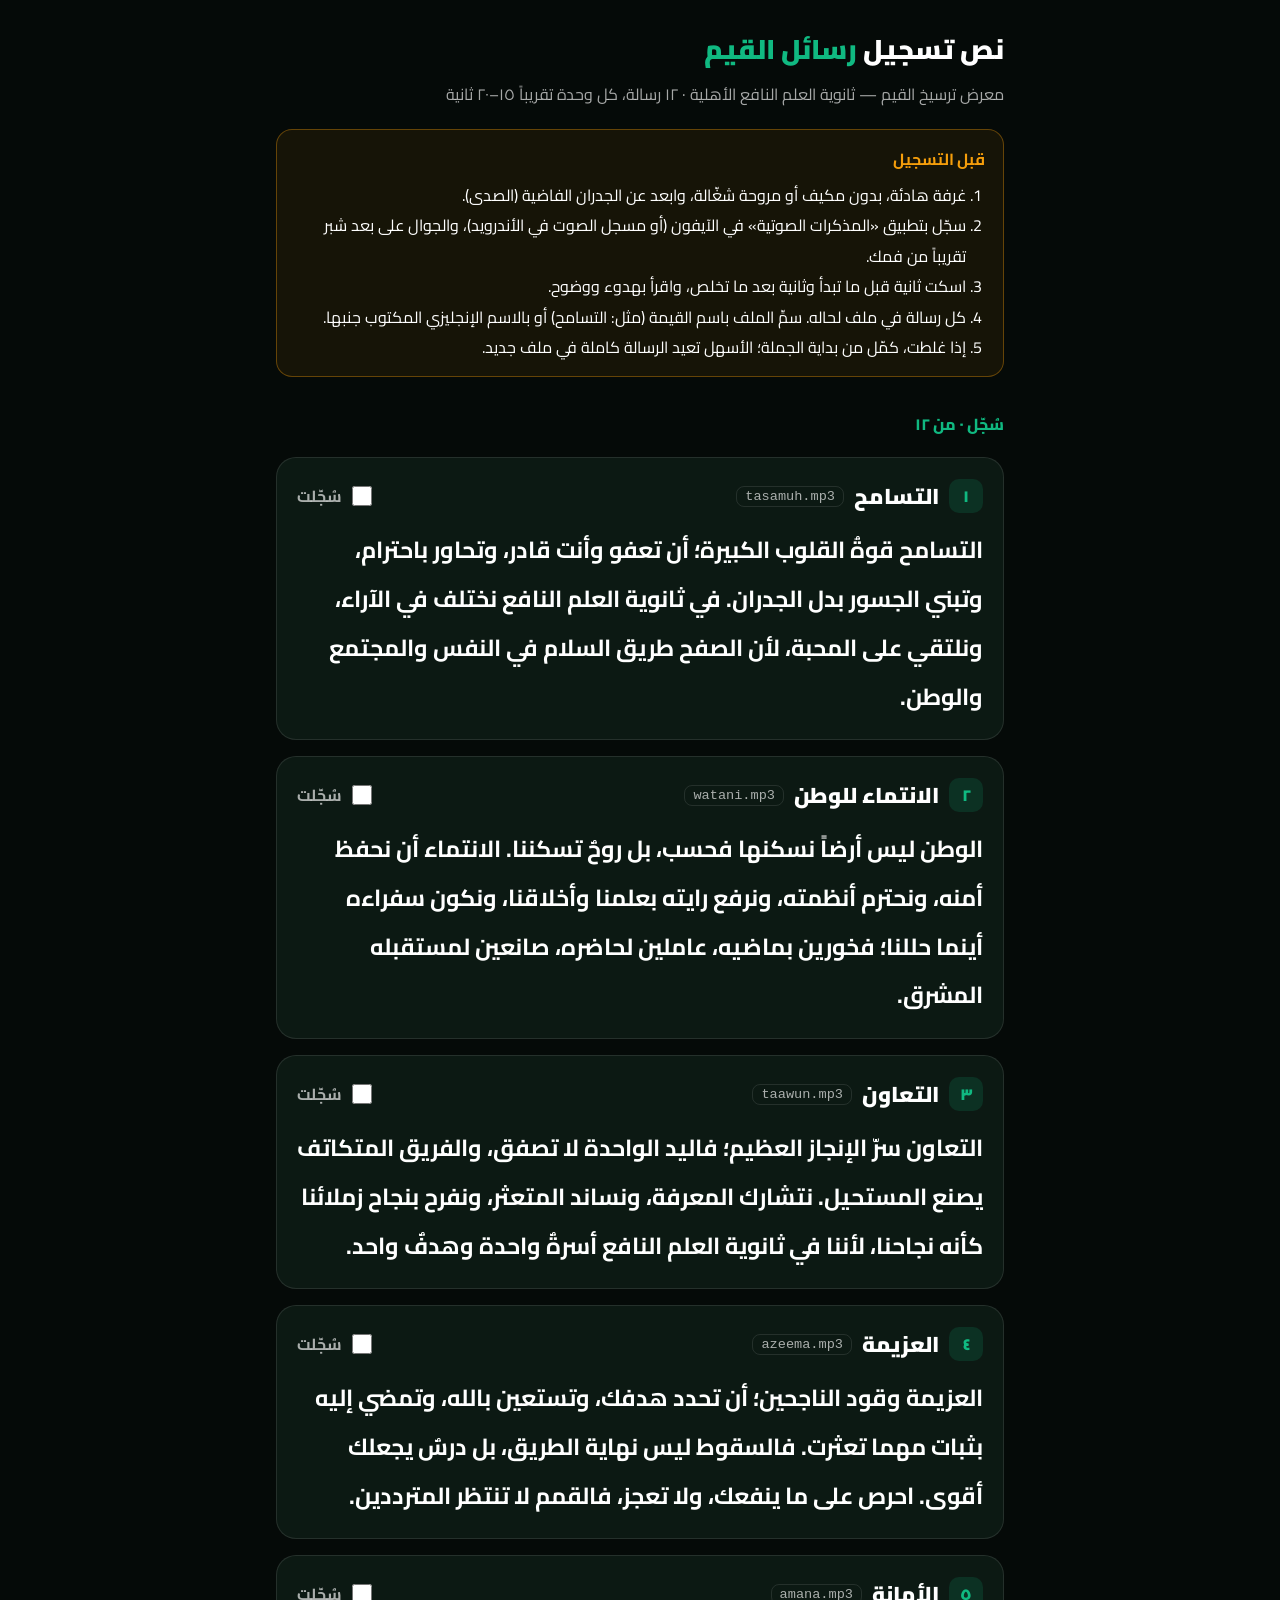
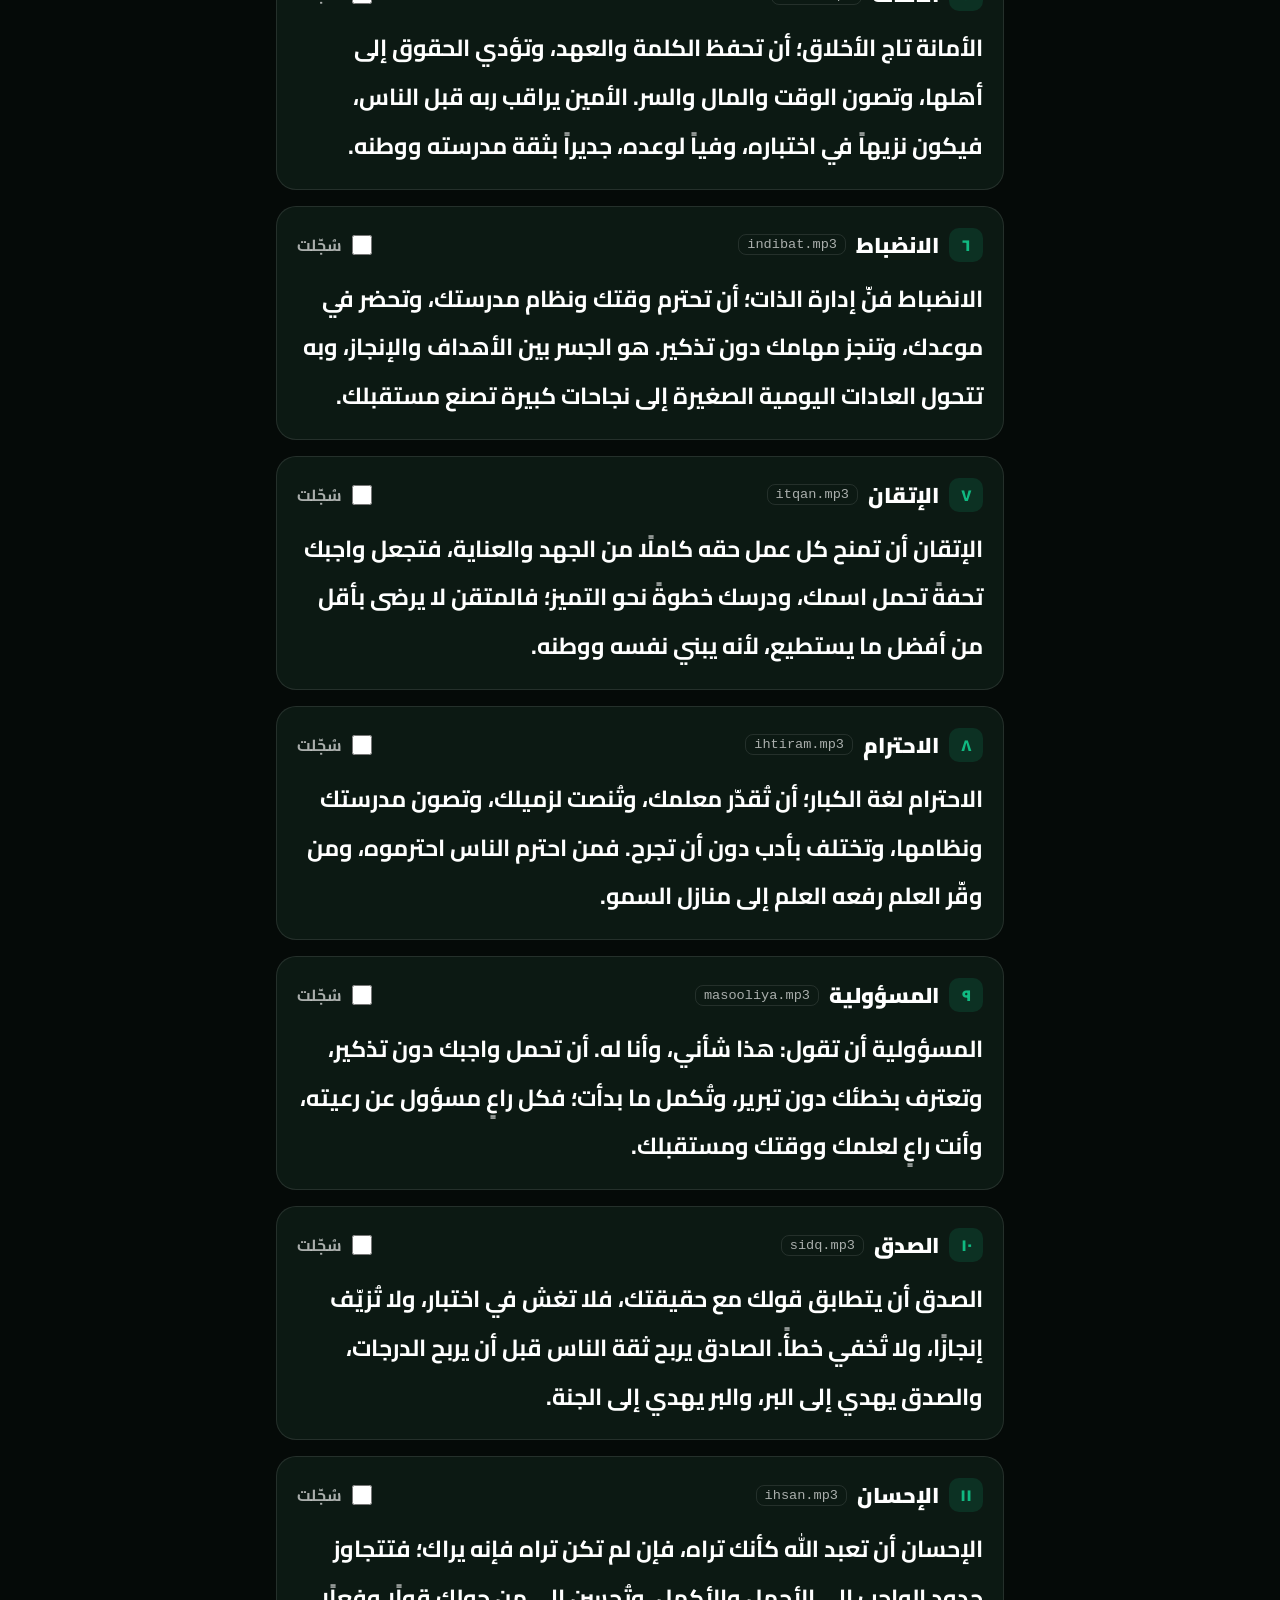
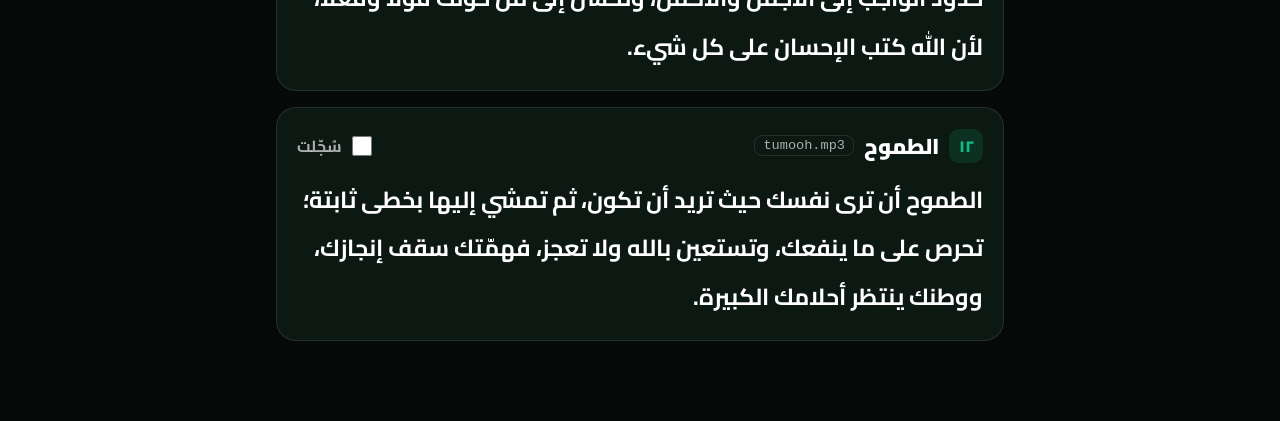
<file: recording/index.html>
<!DOCTYPE html>
<html dir="rtl" lang="ar">
<head>
<meta charset="UTF-8" />
<meta name="viewport" content="width=device-width, initial-scale=1.0" />
<meta name="robots" content="noindex" />
<title>نص تسجيل رسائل القيم — معرض ترسيخ القيم</title>
<link rel="preconnect" href="https://fonts.googleapis.com" />
<link href="https://fonts.googleapis.com/css2?family=Cairo:wght@500;700;800;900&display=swap" rel="stylesheet" />
<style>
  :root { --bg: #050a08; --card: #0c1913; --line: rgba(255,255,255,.1); --text: #fff; --muted: rgba(255,255,255,.65); --em: #10b981; --amber: #f59e0b; }
  * { box-sizing: border-box; }
  body { margin: 0; background: var(--bg); color: var(--text); font-family: 'Cairo', system-ui, sans-serif; }
  main { max-width: 760px; margin: 0 auto; padding: 24px 16px 64px; }
  h1 { margin: 0 0 4px; font-size: 1.7rem; font-weight: 900; }
  h1 span { color: var(--em); }
  .sub { margin: 0 0 20px; color: var(--muted); }
  .tips { border: 1px solid rgba(245,158,11,.35); background: rgba(245,158,11,.07); border-radius: 16px; padding: 14px 18px; margin-bottom: 22px; }
  .tips h3 { margin: 0 0 6px; color: var(--amber); font-size: 1rem; }
  .tips ol { margin: 0; padding-inline-start: 1.2rem; line-height: 1.9; }
  .progress { position: sticky; top: 0; z-index: 2; background: var(--bg); padding: 10px 0; margin-bottom: 8px; font-weight: 800; color: var(--em); }
  .card { border: 1px solid var(--line); background: var(--card); border-radius: 20px; padding: 18px 20px; margin-bottom: 16px; }
  .card.is-done { border-color: rgba(16,185,129,.55); opacity: .7; }
  .card header { display: flex; align-items: center; gap: 10px; flex-wrap: wrap; margin-bottom: 10px; }
  .num { display: inline-grid; place-items: center; width: 34px; height: 34px; border-radius: 10px; background: rgba(16,185,129,.15); color: var(--em); font-weight: 900; }
  h2 { margin: 0; font-size: 1.35rem; font-weight: 900; }
  .file { direction: ltr; font-family: ui-monospace, Consolas, monospace; font-size: .85rem; color: var(--muted); border: 1px solid var(--line); border-radius: 8px; padding: 2px 8px; }
  .done { margin-inline-start: auto; display: inline-flex; align-items: center; gap: 6px; color: var(--muted); font-weight: 700; cursor: pointer; }
  .done input { width: 20px; height: 20px; accent-color: var(--em); }
  .text { margin: 0; font-size: 1.45rem; font-weight: 700; line-height: 2.1; }
  @media print { body { background: #fff; color: #000; } .card { background: #fff; border-color: #ccc; break-inside: avoid; } .progress, .done { display: none; } .file, .sub { color: #555; } }
</style>
</head>
<body>
<main>
  <h1>نص تسجيل <span>رسائل القيم</span></h1>
  <p class="sub">معرض ترسيخ القيم — ثانوية العلم النافع الأهلية · ١٢ رسالة، كل وحدة تقريباً ١٥–٢٠ ثانية</p>
  <section class="tips">
    <h3>قبل التسجيل</h3>
    <ol>
      <li>غرفة هادئة، بدون مكيف أو مروحة شغّالة، وابعد عن الجدران الفاضية (الصدى).</li>
      <li>سجّل بتطبيق «المذكرات الصوتية» في الآيفون (أو مسجل الصوت في الأندرويد)، والجوال على بعد شبر تقريباً من فمك.</li>
      <li>اسكت ثانية قبل ما تبدأ وثانية بعد ما تخلص، واقرأ بهدوء ووضوح.</li>
      <li>كل رسالة في ملف لحاله. سمِّ الملف باسم القيمة (مثل: التسامح) أو بالاسم الإنجليزي المكتوب جنبها.</li>
      <li>إذا غلطت، كمّل من بداية الجملة؛ الأسهل تعيد الرسالة كاملة في ملف جديد.</li>
    </ol>
  </section>
  <div class="progress" id="progress"></div>
  
    <article class="card" data-id="tasamuh">
      <header>
        <span class="num">١</span>
        <h2>التسامح</h2>
        <code class="file">tasamuh.mp3</code>
        <label class="done"><input type="checkbox" data-done="tasamuh" /> سُجّلت</label>
      </header>
      <p class="text">التسامح قوةُ القلوب الكبيرة؛ أن تعفو وأنت قادر، وتحاور باحترام، وتبني الجسور بدل الجدران. في ثانوية العلم النافع نختلف في الآراء، ونلتقي على المحبة، لأن الصفح طريق السلام في النفس والمجتمع والوطن.</p>
    </article>
    <article class="card" data-id="watani">
      <header>
        <span class="num">٢</span>
        <h2>الانتماء للوطن</h2>
        <code class="file">watani.mp3</code>
        <label class="done"><input type="checkbox" data-done="watani" /> سُجّلت</label>
      </header>
      <p class="text">الوطن ليس أرضاً نسكنها فحسب، بل روحٌ تسكننا. الانتماء أن نحفظ أمنه، ونحترم أنظمته، ونرفع رايته بعلمنا وأخلاقنا، ونكون سفراءه أينما حللنا؛ فخورين بماضيه، عاملين لحاضره، صانعين لمستقبله المشرق.</p>
    </article>
    <article class="card" data-id="taawun">
      <header>
        <span class="num">٣</span>
        <h2>التعاون</h2>
        <code class="file">taawun.mp3</code>
        <label class="done"><input type="checkbox" data-done="taawun" /> سُجّلت</label>
      </header>
      <p class="text">التعاون سرّ الإنجاز العظيم؛ فاليد الواحدة لا تصفق، والفريق المتكاتف يصنع المستحيل. نتشارك المعرفة، ونساند المتعثر، ونفرح بنجاح زملائنا كأنه نجاحنا، لأننا في ثانوية العلم النافع أسرةٌ واحدة وهدفٌ واحد.</p>
    </article>
    <article class="card" data-id="azeema">
      <header>
        <span class="num">٤</span>
        <h2>العزيمة</h2>
        <code class="file">azeema.mp3</code>
        <label class="done"><input type="checkbox" data-done="azeema" /> سُجّلت</label>
      </header>
      <p class="text">العزيمة وقود الناجحين؛ أن تحدد هدفك، وتستعين بالله، وتمضي إليه بثبات مهما تعثرت. فالسقوط ليس نهاية الطريق، بل درسٌ يجعلك أقوى. احرص على ما ينفعك، ولا تعجز، فالقمم لا تنتظر المترددين.</p>
    </article>
    <article class="card" data-id="amana">
      <header>
        <span class="num">٥</span>
        <h2>الأمانة</h2>
        <code class="file">amana.mp3</code>
        <label class="done"><input type="checkbox" data-done="amana" /> سُجّلت</label>
      </header>
      <p class="text">الأمانة تاج الأخلاق؛ أن تحفظ الكلمة والعهد، وتؤدي الحقوق إلى أهلها، وتصون الوقت والمال والسر. الأمين يراقب ربه قبل الناس، فيكون نزيهاً في اختباره، وفياً لوعده، جديراً بثقة مدرسته ووطنه.</p>
    </article>
    <article class="card" data-id="indibat">
      <header>
        <span class="num">٦</span>
        <h2>الانضباط</h2>
        <code class="file">indibat.mp3</code>
        <label class="done"><input type="checkbox" data-done="indibat" /> سُجّلت</label>
      </header>
      <p class="text">الانضباط فنّ إدارة الذات؛ أن تحترم وقتك ونظام مدرستك، وتحضر في موعدك، وتنجز مهامك دون تذكير. هو الجسر بين الأهداف والإنجاز، وبه تتحول العادات اليومية الصغيرة إلى نجاحات كبيرة تصنع مستقبلك.</p>
    </article>
    <article class="card" data-id="itqan">
      <header>
        <span class="num">٧</span>
        <h2>الإتقان</h2>
        <code class="file">itqan.mp3</code>
        <label class="done"><input type="checkbox" data-done="itqan" /> سُجّلت</label>
      </header>
      <p class="text">الإتقان أن تمنح كل عمل حقه كاملًا من الجهد والعناية، فتجعل واجبك تحفةً تحمل اسمك، ودرسك خطوةً نحو التميز؛ فالمتقن لا يرضى بأقل من أفضل ما يستطيع، لأنه يبني نفسه ووطنه.</p>
    </article>
    <article class="card" data-id="ihtiram">
      <header>
        <span class="num">٨</span>
        <h2>الاحترام</h2>
        <code class="file">ihtiram.mp3</code>
        <label class="done"><input type="checkbox" data-done="ihtiram" /> سُجّلت</label>
      </header>
      <p class="text">الاحترام لغة الكبار؛ أن تُقدّر معلمك، وتُنصت لزميلك، وتصون مدرستك ونظامها، وتختلف بأدب دون أن تجرح. فمن احترم الناس احترموه، ومن وقّر العلم رفعه العلم إلى منازل السمو.</p>
    </article>
    <article class="card" data-id="masooliya">
      <header>
        <span class="num">٩</span>
        <h2>المسؤولية</h2>
        <code class="file">masooliya.mp3</code>
        <label class="done"><input type="checkbox" data-done="masooliya" /> سُجّلت</label>
      </header>
      <p class="text">المسؤولية أن تقول: هذا شأني، وأنا له. أن تحمل واجبك دون تذكير، وتعترف بخطئك دون تبرير، وتُكمل ما بدأت؛ فكل راعٍ مسؤول عن رعيته، وأنت راعٍ لعلمك ووقتك ومستقبلك.</p>
    </article>
    <article class="card" data-id="sidq">
      <header>
        <span class="num">١٠</span>
        <h2>الصدق</h2>
        <code class="file">sidq.mp3</code>
        <label class="done"><input type="checkbox" data-done="sidq" /> سُجّلت</label>
      </header>
      <p class="text">الصدق أن يتطابق قولك مع حقيقتك، فلا تغش في اختبار، ولا تُزيّف إنجازًا، ولا تُخفي خطأً. الصادق يربح ثقة الناس قبل أن يربح الدرجات، والصدق يهدي إلى البر، والبر يهدي إلى الجنة.</p>
    </article>
    <article class="card" data-id="ihsan">
      <header>
        <span class="num">١١</span>
        <h2>الإحسان</h2>
        <code class="file">ihsan.mp3</code>
        <label class="done"><input type="checkbox" data-done="ihsan" /> سُجّلت</label>
      </header>
      <p class="text">الإحسان أن تعبد الله كأنك تراه، فإن لم تكن تراه فإنه يراك؛ فتتجاوز حدود الواجب إلى الأجمل والأكمل، وتُحسن إلى من حولك قولًا وفعلًا، لأن الله كتب الإحسان على كل شيء.</p>
    </article>
    <article class="card" data-id="tumooh">
      <header>
        <span class="num">١٢</span>
        <h2>الطموح</h2>
        <code class="file">tumooh.mp3</code>
        <label class="done"><input type="checkbox" data-done="tumooh" /> سُجّلت</label>
      </header>
      <p class="text">الطموح أن ترى نفسك حيث تريد أن تكون، ثم تمشي إليها بخطى ثابتة؛ تحرص على ما ينفعك، وتستعين بالله ولا تعجز، فهمّتك سقف إنجازك، ووطنك ينتظر أحلامك الكبيرة.</p>
    </article>
</main>
<script>
  (function () {
    var KEY = 'recording-done';
    var done = {};
    try { done = JSON.parse(localStorage.getItem(KEY) || '{}'); } catch (e) {}
    var boxes = document.querySelectorAll('[data-done]');
    function render() {
      var n = 0;
      boxes.forEach(function (b) {
        var on = !!done[b.dataset.done];
        b.checked = on; b.closest('.card').classList.toggle('is-done', on); if (on) n++;
      });
      document.getElementById('progress').textContent = 'سُجّل ' + n.toLocaleString('ar-SA') + ' من ' + boxes.length.toLocaleString('ar-SA');
    }
    boxes.forEach(function (b) {
      b.addEventListener('change', function () {
        done[b.dataset.done] = b.checked;
        try { localStorage.setItem(KEY, JSON.stringify(done)); } catch (e) {}
        render();
      });
    });
    render();
  })();
</script>
</body>
</html>
</file>
<file: astra_visionos.css>
/*
 * ASTRA / VISIONOS — Al Ilm Al Nafi
 * Tuwaiq depth · Diriyah light · Ilm emerald
 *
 * Standalone presentation contract; load after the application's base styles.
 * No fonts, images, scripts, or external dependencies are fetched here.
 *
 * Integration:
 * - One dark palette (the day / projector palette was removed in v5.13.1).
 * - Toggle .active / .spa-hidden and synchronize aria-selected, aria-expanded,
 *   aria-hidden and inert in the SPA controller.
 * - Modals are fixed overlays with a .studio-panel / .manager-panel child
 *   (.modal-content is also supported). The controller owns focus trapping,
 *   Escape, focus restoration and body.modal-open.
 * - The orbit controller owns card placement. Set the static card variables
 *   below, or write transform directly during dragging / momentum. Mark only
 *   visible moving cards .is-moving; remove the flag when motion settles.
 * - Write --spot-x / --spot-y on the individual surface, never on :root.
 *   Cache bounds before interaction; batch reads before writes, coalesce pointer
 *   updates into one requestAnimationFrame, and stop on leave / cancel / blur.
 *   A changing gradient repaints: this effect is NOT a GPU-only shader.
 *   ::after confines the paint; only its opacity is transitioned. For large
 *   surfaces, [data-spotlight-mode="composite"] offers a fixed gradient moved by
 *   transform. Do not update spotlight coordinates on offscreen cards.
 * - CSS provides a 60 Hz-oriented motion budget, not a frame-rate guarantee.
 *   Validate compositor layers and frame timings on the target iPad hardware.
 *   The controller must also honor reduced motion and stop any active JS tween.
 */

/* 01. Foundation ----------------------------------------------------------- */

:root {
  color-scheme: dark;

  --tuwaiq-obsidian: #010d12;
  --tuwaiq-navy: #001820;
  --tuwaiq-slate: #07222a;
  --diriyah-gold: #ceaf6a;
  --diriyah-amber: #d8ab6d;
  --diriyah-sand: #e7c88f;
  --ilm-emerald: #37afbf;
  --ilm-emerald-deep: #005d69;

  --bg-main: #010d12;
  --bg-card: rgba(1, 27, 35, 0.576);
  --bg-elevated: rgba(8, 35, 43, 0.672);
  --text-main: #F8FAFC;
  --text-muted: rgba(226, 232, 240, 0.70);
  --border-line: rgba(206, 175, 106, 0.128);
  --glass-bg: rgba(255, 255, 255, 0.045);

  --ease-out-expo: cubic-bezier(0.23, 1, 0.32, 1);
  --ease-sheet: cubic-bezier(0.32, 0.72, 0, 1);
  --duration-press: 110ms;
  --duration-fast: 160ms;
  --duration-ui: 240ms;
  --duration-sheet: 280ms;

  --font-ui: -apple-system, BlinkMacSystemFont, "SF Pro Text",
    "Segoe UI", "Geeza Pro", Tahoma, Arial, sans-serif;
  --font-reading: var(--font-ui);
  --text-sm: 0.875rem;
  --text-base: 1rem;
  --text-lead: 1.1875rem;
  --text-title: clamp(1.5rem, 2.2vw, 2rem);
  --text-display: clamp(2rem, 3.6vw, 3.25rem);

  --space-1: 0.25rem;
  --space-2: 0.5rem;
  --space-3: 0.75rem;
  --space-4: 1rem;
  --space-5: 1.5rem;
  --space-6: 2rem;
  --space-7: 3rem;
  --page-gutter: clamp(1rem, 2.5vw, 2.5rem);
  --page-max: 90rem;
  --touch-target: 44px;
  --radius-control: 0.875rem;
  --radius-card: 1.5rem;
  --radius-panel: 2rem;
  --radius-pill: 999px;

  --glass-filter: blur(26px) saturate(180%);
  --surface-solid: #011b23;
  --surface-elevated-solid: #08232b;
  --specular-top: rgba(255, 255, 255, 0.24);
  --specular-inner: rgba(255, 255, 255, 0.035);
  --control-bg: rgba(255, 255, 255, 0.055);
  --control-hover: rgba(255, 255, 255, 0.09);
  --text-accent: var(--diriyah-sand);
  --text-success: #6fe0f0;
  --focus-ring: var(--diriyah-sand);
  --selection-bg: rgba(206, 175, 106, 0.2);
  --active-bg: rgba(206, 175, 106, 0.104);
  --active-border: rgba(206, 175, 106, 0.384);
  --scrim: rgba(0, 7, 12, 0.608);

  --shadow-surface: 0 2px 4px rgba(0, 0, 0, 0.16),
    0 12px 28px rgba(0, 0, 0, 0.22),
    0 28px 64px rgba(0, 0, 0, 0.18);
  --shadow-float: 0 4px 8px rgba(0, 0, 0, 0.20),
    0 24px 48px rgba(0, 0, 0, 0.32),
    0 52px 100px rgba(0, 0, 0, 0.28);
  --shadow-control: 0 2px 3px rgba(0, 0, 0, 0.18),
    0 8px 20px rgba(0, 0, 0, 0.18);

  --best-ink: #6fe0f0;
  --best-bg: rgba(55, 175, 191, 0.096);
  --best-border: rgba(55, 175, 191, 0.48);
  --mid-ink: #edc885;
  --mid-bg: rgba(216, 171, 109, 0.08);
  --mid-border: rgba(216, 171, 109, 0.464);
  --low-ink: #F5B7B2;
  --low-bg: rgba(181, 83, 79, 0.14);
  --low-border: rgba(216, 137, 132, 0.65);

  --stage-height: clamp(28rem, 52vh, 36rem);
  --card-width: clamp(17rem, 25vw, 21.5rem);
  --card-height: clamp(21rem, 38vh, 26rem);
  --orbit-step: clamp(11rem, 20vw, 18rem);
  --z-nav: 30;
  --z-dock: 40;
  --z-modal: 100;
}

*,
*::before,
*::after {
  box-sizing: border-box;
}

html {
  min-block-size: 100%;
  -webkit-text-size-adjust: 100%;
  text-size-adjust: 100%;
  scroll-padding-block: 6rem;
}

body {
  margin: 0;
  min-block-size: 100vh;
  min-block-size: 100dvh;
  background: var(--bg-main);
  color: var(--text-main);
  font-family: var(--font-ui);
  font-size: var(--text-base);
  line-height: 1.65;
  font-optical-sizing: auto;
  text-align: start;
}

:where(button, input, select, textarea) {
  font: inherit;
  color: inherit;
}

button,
a,
input,
select,
textarea,
summary,
[role="button"] {
  -webkit-tap-highlight-color: transparent;
}

button,
[role="button"],
summary {
  touch-action: manipulation;
}

:where(button, [role="button"], a, input, select, textarea, summary):focus-visible {
  outline: 3px solid var(--focus-ring);
  outline-offset: 4px;
}

:where(button, [role="button"], input, select, textarea):disabled,
:where(button, [role="button"], a)[aria-disabled="true"] {
  cursor: not-allowed;
  opacity: 0.50;
}

:where(img, video, svg) {
  max-inline-size: 100%;
}

::selection {
  background: var(--selection-bg);
  color: var(--text-main);
}

.astra-shell {
  inline-size: min(100%, var(--page-max));
  margin-inline: auto;
  padding-inline: var(--page-gutter);
  padding-block-end: calc(7rem + env(safe-area-inset-bottom, 0px));
}

:where(.section-title, .studio-title, .value-card-title) {
  margin: 0;
  color: var(--text-main);
  font-size: var(--text-title);
  font-weight: 700;
  line-height: 1.3;
  letter-spacing: -0.025em;
  text-wrap: balance;
  overflow-wrap: anywhere;
}

:where(.section-title, .studio-title, .value-card-title):lang(ar) {
  letter-spacing: 0;
  line-height: 1.5;
}

.section-title {
  font-size: var(--text-display);
}

:where(.section-description, .card-description, .studio-description, .text-muted) {
  color: var(--text-muted);
}

.section-header {
  display: flex;
  align-items: end;
  justify-content: space-between;
  gap: var(--space-5);
  margin-block-end: var(--space-6);
}

.section-description {
  max-inline-size: 65ch;
  margin-block: var(--space-3) 0;
}

/* 02. Optical materials: static blur and a one-pixel top reflection --------- */

:where(
  .top-nav, .glass-dock, .surface-card, .story-card, .comparison-card,
  .studio-panel, .manager-panel,
  .studio-modal > .modal-content, .manager-modal > .modal-content
) {
  position: relative;
  border: 1px solid var(--border-line);
  border-top-color: var(--specular-top);
  border-radius: var(--radius-card);
  background: var(--bg-card);
  background-clip: padding-box;
  -webkit-backdrop-filter: var(--glass-filter);
  backdrop-filter: var(--glass-filter);
  box-shadow: inset 0 1px 0 var(--specular-inner), var(--shadow-surface);
}

:where(.surface-card, .story-card, .comparison-card) {
  padding: var(--space-5);
  min-inline-size: 0;
}

:where(.surface-card, .spotlight-surface) {
  position: relative;
  isolation: isolate;
  border-radius: var(--radius-card);
}

/* The native card itself stays unflattened: no overflow:hidden, opacity
 * animation, backdrop-filter or isolation:isolate on the 3D stage.
 * The card's optical material lives on its own flat pseudo-element. */
.value-card-3d::before {
  content: "";
  position: absolute;
  inset: 0;
  z-index: 0;
  pointer-events: none;
  border: 1px solid var(--border-line);
  border-top-color: var(--specular-top);
  border-radius: inherit;
  background: var(--bg-card);
  -webkit-backdrop-filter: var(--glass-filter);
  backdrop-filter: var(--glass-filter);
  box-shadow: inset 0 1px 0 var(--specular-inner), var(--shadow-surface);
  transform: translateZ(0);
}

/* 03. Local pointer / touch illumination ----------------------------------- */

:where(.spotlight-surface, .surface-card, .value-card-3d)::after {
  content: "";
  position: absolute;
  inset: 0;
  z-index: 0;
  border-radius: inherit;
  pointer-events: none;
  contain: paint;
  background: radial-gradient(420px circle at var(--spot-x, 50%) var(--spot-y, 50%), var(--spot-color, rgba(206, 175, 106, 0.12)), transparent 65%);
  opacity: 0;
  transition: opacity var(--duration-fast) var(--ease-out-expo);
}

:where(.spotlight-surface, .surface-card) > * {
  position: relative;
  z-index: 1;
}

.value-card-3d::after {
  z-index: 1;
  transform: translateZ(1px);
}

.value-card-3d > * {
  position: relative;
  z-index: 2;
  transform: translateZ(2px);
}

:where(.spotlight-surface, .surface-card, .value-card-3d):is(
  :focus-within, :active, .is-spotlit, [data-spotlight-active="true"]
)::after {
  opacity: 1;
}

/* Optional fixed texture for large, flat surfaces. overflow:clip is limited to
 * this 2D mode; never put a clipping / paint containment boundary on the orbit.
 * This optional mode takes local pixel coordinates, not percentages. */
:where(.spotlight-surface, .surface-card)[data-spotlight-mode="composite"] {
  overflow: clip;
}

:where(.spotlight-surface, .surface-card)[data-spotlight-mode="composite"]::after {
  inset: -420px auto auto -420px;
  inline-size: 840px;
  block-size: 840px;
  border-radius: 0;
  background: radial-gradient(420px circle at 420px 420px, var(--spot-color, rgba(206, 175, 106, 0.12)), transparent 65%);
  transform: translate3d(var(--spot-x, 0px), var(--spot-y, 0px), 0);
  /* This mode expects local pixel coordinates, including an initial center. */
}

:where(.spotlight-surface, .surface-card)[data-spotlight-mode="composite"]:is(
  .is-spotlit, [data-spotlight-active="true"]
)::after {
  will-change: transform, opacity;
}

/* 04. Floating navigation, search and filters ------------------------------ */

.top-nav {
  position: sticky;
  inset-block-start: max(0.75rem, env(safe-area-inset-top, 0px));
  z-index: var(--z-nav);
  display: flex;
  align-items: center;
  justify-content: space-between;
  flex-wrap: wrap;
  gap: var(--space-4);
  min-block-size: 4.5rem;
  margin-block: var(--space-4) var(--space-6);
  padding: var(--space-3) var(--space-5);
  background: var(--bg-elevated);
}

.nav-brand {
  display: inline-flex;
  align-items: center;
  gap: var(--space-3);
  min-block-size: var(--touch-target);
  color: var(--text-main);
  font-size: var(--text-lead);
  font-weight: 700;
  text-decoration: none;
}

:where(.nav-actions, .spa-nav, .filter-bar, .section-actions, .studio-actions) {
  display: flex;
  align-items: center;
  flex-wrap: wrap;
  gap: var(--space-2);
}

.glass-dock {
  position: fixed;
  inset-block-end: max(1rem, env(safe-area-inset-bottom, 0px));
  inset-inline: var(--page-gutter);
  z-index: var(--z-dock);
  display: flex;
  align-items: center;
  justify-content: center;
  gap: var(--space-2);
  inline-size: max-content;
  max-inline-size: calc(100% - 2 * var(--page-gutter));
  margin-inline: auto;
  padding: var(--space-2);
  border-radius: var(--radius-pill);
  background: var(--bg-elevated);
  box-shadow: inset 0 1px 0 var(--specular-inner), var(--shadow-float);
}

:where(.spa-nav-btn, .filter-pill, .studio-tab, .icon-btn, .modal-close) {
  position: relative;
  display: inline-flex;
  align-items: center;
  justify-content: center;
  gap: var(--space-2);
  min-inline-size: var(--touch-target);
  min-block-size: var(--touch-target);
  border: 1px solid transparent;
  border-radius: var(--radius-pill);
  padding: 0.625rem 1rem;
  background: transparent;
  color: var(--text-muted);
  font-weight: 600;
  line-height: 1.4;
  text-decoration: none;
  text-align: center;
  cursor: pointer;
  transition: transform var(--duration-press) var(--ease-out-expo);
}

:where(.spa-nav-btn, .studio-tab):is(.active, [aria-selected="true"], [aria-current="page"]) {
  border-color: var(--active-border);
  background: var(--active-bg);
  color: var(--text-accent);
}

.spa-nav-btn:is(.active, [aria-selected="true"], [aria-current="page"])::before {
  content: "";
  position: absolute;
  inset-inline: 35%;
  inset-block-end: 0.25rem;
  block-size: 2px;
  border-radius: var(--radius-pill);
  background: var(--ilm-emerald);
}

.filter-pill {
  border-color: var(--border-line);
  background: var(--control-bg);
  color: var(--text-main);
}

.filter-pill:is(.active, [aria-pressed="true"]) {
  border-color: var(--best-border);
  background: var(--best-bg);
  color: var(--best-ink);
}

:where(.icon-btn, .modal-close) {
  padding: var(--space-2);
  border-radius: var(--radius-control);
  color: var(--text-main);
}

:where(.spa-nav-btn, .filter-pill, .studio-tab, .icon-btn, .modal-close):active:not(
  :disabled, [aria-disabled="true"]
) {
  transform: scale(0.97);
}

.vision-search {
  position: relative;
  flex: 1 1 16rem;
  max-inline-size: 32rem;
}

.vision-search-input {
  display: block;
  inline-size: 100%;
  min-inline-size: 0;
  min-block-size: 3rem;
  border: 1px solid var(--border-line);
  border-top-color: var(--specular-top);
  border-radius: var(--radius-pill);
  padding: 0.75rem 1.25rem;
  background: var(--bg-card);
  color: var(--text-main);
  -webkit-backdrop-filter: var(--glass-filter);
  backdrop-filter: var(--glass-filter);
  box-shadow: inset 0 1px 0 var(--specular-inner);
  font-size: max(16px, 1rem);
  line-height: 1.5;
  -webkit-appearance: none;
  appearance: none;
}

.vision-search-input::placeholder {
  color: var(--text-muted);
  opacity: 1;
}

.vision-search-input:focus {
  border-color: var(--focus-ring);
}

/* 05. SPA: five content families, one navigation state contract ------------ */

.spa-viewport {
  display: grid;
  grid-template-columns: minmax(0, 1fr);
  align-items: start;
}

.spa-viewport > .spa-section {
  grid-area: 1 / 1;
}

.spa-section {
  display: block;
  min-inline-size: 0;
  padding-block: var(--space-4) var(--space-7);
  opacity: 1;
  transform: translateY(0);
  transition: opacity var(--duration-fast) var(--ease-out-expo),
    transform var(--duration-ui) var(--ease-sheet);
}

.spa-hidden {
  display: none;
}

.spa-section.spa-hidden {
  display: none;
  opacity: 0;
  transform: translateY(10px);
  pointer-events: none;
}

/* Browsers without discrete transitions still get a usable immediate switch.
 * inert must be applied immediately to the outgoing section by the controller. */
@supports (transition-behavior: allow-discrete) {
  .spa-section {
    transition: opacity var(--duration-fast) var(--ease-out-expo),
      transform var(--duration-ui) var(--ease-sheet),
      display var(--duration-ui) allow-discrete;
  }

  @starting-style {
    .spa-section:not(.spa-hidden) {
      opacity: 0;
      transform: translateY(10px);
    }
  }
}

:where(.values-grid, .stories-grid, .comparison-grid, .scenario-list, .encyclopedia-layout) {
  display: grid;
  gap: var(--space-5);
  min-inline-size: 0;
}

.values-grid {
  grid-template-columns: repeat(auto-fit, minmax(min(100%, 17rem), 1fr));
}

.stories-grid {
  grid-template-columns: repeat(2, minmax(0, 1fr));
  align-items: start;
}

.comparison-grid {
  grid-template-columns: repeat(2, minmax(0, 1fr));
  align-items: stretch;
}

.scenario-list {
  grid-template-columns: minmax(0, 1fr);
  max-inline-size: 54rem;
}

.encyclopedia-layout {
  grid-template-columns: minmax(12rem, 0.28fr) minmax(0, 1fr);
  align-items: start;
}

/* 06. Spatial theatre ------------------------------------------------------ */

:where(.coverflow-stage, .spatial-orbit-stage) {
  position: relative;
  inline-size: 100%;
  block-size: var(--stage-height);
  min-block-size: calc(var(--card-height) + 5rem);
  margin-block: var(--space-4) var(--space-5);
  perspective: 1500px;
  perspective-origin: 50% 46%;
  transform-style: preserve-3d;
  contain: layout style;
  /* Preserve depth and shadows: no opacity, filter or overflow clipping here. */
  overflow: visible;
  touch-action: pan-y pinch-zoom;
}

.spatial-orbit-track {
  position: absolute;
  inset: 0;
  transform-style: preserve-3d;
}

.value-card-3d {
  --card-accent: var(--diriyah-gold);
  --card-x: 0px;
  --card-y: 0px;
  --card-z: -120px;
  --card-rotate-x: 0deg;
  --card-rotate-y: 0deg;
  --card-scale: 0.90;

  position: absolute;
  left: 50%;
  top: 50%;
  display: flex;
  flex-direction: column;
  align-items: stretch;
  justify-content: center;
  gap: var(--space-4);
  inline-size: var(--card-width);
  min-inline-size: 0;
  block-size: var(--card-height);
  padding: var(--space-6);
  border: 0;
  border-radius: var(--radius-panel);
  background: transparent;
  color: var(--text-main);
  text-align: start;
  cursor: pointer;
  isolation: auto;
  -webkit-backdrop-filter: none;
  backdrop-filter: none;
  box-shadow: none;
  transform-origin: center;
  transform-style: preserve-3d;
  -webkit-backface-visibility: hidden;
  backface-visibility: hidden;
  contain: layout style;
  transform: translate3d(
    calc(-50% + var(--card-x)),
    calc(-50% + var(--card-y)),
    var(--card-z)
  ) rotateY(var(--card-rotate-y)) rotateX(var(--card-rotate-x)) scale(var(--card-scale));
  /* NO transform transition: OrbitPhysics (fable_engine.js) is the sole owner
   * of `transform` and writes it every 60Hz frame. A CSS transform transition
   * here made every frame chase the previous one (the swipe stutter). */
  transition: opacity var(--duration-fast) var(--ease-out-expo),
    filter var(--duration-fast) var(--ease-out-expo);
}

.value-card-3d.is-center {
  --card-x: 0px;
  --card-y: -0.375rem;
  --card-z: 80px;
  --card-rotate-y: 0deg;
  --card-scale: 1;
  z-index: 5;
}

.value-card-3d.is-center::before {
  border-color: var(--card-accent);
  border-top-color: var(--specular-top);
  background: var(--bg-elevated);
  box-shadow: inset 0 1px 0 var(--specular-inner),
    0 0 0 1px var(--border-line), var(--shadow-float);
}

@supports (color: color-mix(in srgb, white, black)) {
  .value-card-3d.is-center::before {
    border-color: color-mix(in srgb, var(--card-accent) 54%, transparent);
    border-top-color: color-mix(in srgb, var(--card-accent) 35%, white);
    box-shadow: inset 0 1px 0 var(--specular-inner),
      0 0 20px color-mix(in srgb, var(--card-accent) 9%, transparent),
      var(--shadow-float);
  }
}

.value-card-3d.is-prev {
  --card-x: calc(-1 * var(--orbit-step));
  --card-z: -100px;
  --card-rotate-y: 24deg;
  --card-scale: 0.88;
  z-index: 3;
}

.value-card-3d.is-next {
  --card-x: var(--orbit-step);
  --card-z: -100px;
  --card-rotate-y: -24deg;
  --card-scale: 0.88;
  z-index: 3;
}

.value-card-3d:is(.is-center, .is-moving),
:where(.coverflow-stage, .spatial-orbit-stage).is-spinning .value-card-3d:not(
  .is-offstage, [aria-hidden="true"], [hidden]
) {
  will-change: transform, opacity;
}

/* Drag / spin / spring controllers own frame-by-frame values without CSS lag. */
:where(.coverflow-stage, .spatial-orbit-stage):is(.is-dragging, .is-spinning) .value-card-3d,
:where(.coverflow-stage, .spatial-orbit-stage) .value-card-3d.is-moving {
  transition: none;
}

.value-card-3d:is(.is-offstage, [aria-hidden="true"]) {
  visibility: hidden;
  pointer-events: none;
  will-change: auto;
}

.value-card-3d[hidden] {
  display: none;
}

.value-card-symbol {
  inline-size: 3.25rem;
  block-size: 3.25rem;
  color: var(--card-accent);
}

.value-card-description {
  margin: 0;
  color: var(--text-muted);
  line-height: 1.8;
  overflow-wrap: anywhere;
}

.value-card-meta {
  margin-block-start: auto;
  color: var(--text-accent);
  font-size: var(--text-sm);
  font-weight: 600;
}

.spatial-controls {
  display: flex;
  align-items: center;
  justify-content: center;
  flex-wrap: wrap;
  gap: var(--space-4);
  padding-block: var(--space-4);
}

/* 07. Spin: weighted gold, emerald feedback, no decorative reactor rings ---- */

:where(.spin-action-btn, .spin-reactor-btn) {
  position: relative;
  isolation: isolate;
  display: inline-flex;
  align-items: center;
  justify-content: center;
  gap: var(--space-3);
  min-inline-size: 10.5rem;
  min-block-size: 3.5rem;
  padding: 0.875rem 1.875rem;
  border: 1px solid var(--diriyah-sand);
  border-top-color: #dfcba6;
  border-radius: var(--radius-pill);
  background: var(--diriyah-gold);
  color: var(--tuwaiq-obsidian);
  box-shadow: inset 0 1px 0 rgba(255, 255, 255, 0.50), var(--shadow-control);
  font-weight: 750;
  font-size: var(--text-lead);
  line-height: 1.3;
  text-decoration: none;
  cursor: pointer;
  touch-action: manipulation;
  transition: transform var(--duration-press) var(--ease-out-expo);
}

:where(.spin-action-btn, .spin-reactor-btn)::before {
  content: "";
  inline-size: 0.5rem;
  block-size: 0.5rem;
  flex: 0 0 auto;
  border-radius: 50%;
  background: var(--ilm-emerald-deep);
}

:where(.spin-action-btn, .spin-reactor-btn):active:not(
  :disabled, [aria-disabled="true"], .busy, .is-spinning
) {
  transform: scale(0.97);
}

:where(.spin-action-btn, .spin-reactor-btn):is(.busy, .is-spinning, [aria-busy="true"]) {
  border-color: var(--ilm-emerald);
  border-top-color: #6fe0f0;
  background: var(--ilm-emerald-deep);
  color: #F8FAFC;
  cursor: progress;
}

/* A small real progress indicator; never rotate the label or whole button. */
:where(.spin-action-btn, .spin-reactor-btn):is(.busy, .is-spinning, [aria-busy="true"])::before {
  inline-size: 1rem;
  block-size: 1rem;
  border: 2px solid rgba(248, 250, 252, 0.30);
  border-top-color: var(--diriyah-sand);
  background: transparent;
  animation: astra-progress-turn 720ms linear infinite;
  will-change: transform;
}

:where(.spin-action-btn, .spin-reactor-btn):is(.busy, .is-spinning, [aria-busy="true"]):disabled {
  opacity: 1;
}

@keyframes astra-progress-turn {
  to { transform: rotate(1turn); }
}

/* 08. Stories, comparison and scenario feedback ---------------------------- */

.story-card {
  display: flex;
  flex-direction: column;
  gap: var(--space-4);
}

.story-card :where(h2, h3, p),
.comparison-card :where(h2, h3) {
  margin: 0;
}

.story-card :where(h2, h3),
.comparison-card :where(h2, h3) {
  font-size: var(--text-title);
  line-height: 1.5;
}

.story-card :where(p, blockquote) {
  max-inline-size: 68ch;
  line-height: 1.85;
}

.story-card .story-media {
  display: block;
  inline-size: 100%;
  aspect-ratio: 16 / 9;
  object-fit: cover;
  border-radius: calc(var(--radius-card) - 0.5rem);
}

.story-card .story-meta {
  display: flex;
  align-items: center;
  flex-wrap: wrap;
  gap: var(--space-3);
  color: var(--text-muted);
  font-size: var(--text-sm);
}

.story-card .story-action {
  align-self: start;
  display: inline-flex;
  align-items: center;
  min-block-size: var(--touch-target);
  color: var(--text-accent);
  font-weight: 600;
  text-underline-offset: 0.25em;
}

.comparison-card {
  display: flex;
  flex-direction: column;
  gap: var(--space-5);
}

.comparison-card.is-preferred {
  border-inline-start: 3px solid var(--best-border);
}

.comparison-row {
  display: grid;
  grid-template-columns: minmax(7rem, 0.4fr) minmax(0, 1fr);
  gap: var(--space-4);
  padding-block: var(--space-3);
}

.comparison-row :where(dt, dd) {
  margin: 0;
}

.comparison-row dt {
  color: var(--text-muted);
}

.scenario-option {
  display: flex;
  align-items: start;
  gap: var(--space-4);
  inline-size: 100%;
  min-block-size: 3.75rem;
  padding: 1rem 1.25rem;
  border: 1px solid var(--border-line);
  border-inline-start-width: 3px;
  border-radius: var(--radius-control);
  background: var(--bg-card);
  color: var(--text-main);
  text-align: start;
  line-height: 1.75;
  cursor: pointer;
  transition: transform var(--duration-press) var(--ease-out-expo);
}

.scenario-option:active:not(:disabled, [aria-disabled="true"]) {
  transform: scale(0.99);
}

.scenario-option.selected-best {
  border-color: var(--best-border);
  background: var(--best-bg);
  color: var(--best-ink);
}

.scenario-option.selected-mid {
  border-color: var(--mid-border);
  border-inline-start-style: double;
  border-inline-start-width: 5px;
  background: var(--mid-bg);
  color: var(--mid-ink);
}

.scenario-option.selected-low {
  border-color: var(--low-border);
  border-inline-start-style: dashed;
  background: var(--low-bg);
  color: var(--low-ink);
}

/* Keep a real text .scenario-feedback label in markup: color is supplemental. */
.scenario-feedback {
  margin: 0;
  font-weight: 650;
  line-height: 1.75;
}

/* 09. Encyclopedia studio and manager overlays ----------------------------- */

:where(.studio-modal, .manager-modal) {
  position: fixed;
  inset: 0;
  z-index: var(--z-modal);
  display: grid;
  place-items: center;
  padding-block: max(1.5rem, env(safe-area-inset-top, 0px))
    max(1.5rem, env(safe-area-inset-bottom, 0px));
  padding-inline: max(1.5rem, env(safe-area-inset-left, 0px))
    max(1.5rem, env(safe-area-inset-right, 0px));
  background: var(--scrim);
  opacity: 0;
  visibility: hidden;
  pointer-events: none;
  overscroll-behavior: contain;
  transition: opacity var(--duration-fast) var(--ease-out-expo),
    visibility 0s linear var(--duration-sheet);
}

.manager-modal {
  z-index: calc(var(--z-modal) + 10);
}

:where(.studio-modal, .manager-modal).active {
  opacity: 1;
  visibility: visible;
  pointer-events: auto;
  transition-delay: 0s;
}

:where(.studio-modal, .manager-modal)[hidden] {
  display: none;
}

:where(
  .studio-panel, .manager-panel,
  .studio-modal > .modal-content, .manager-modal > .modal-content
) {
  display: flex;
  flex-direction: column;
  inline-size: min(100%, 74rem);
  min-inline-size: 0;
  min-block-size: 0;
  max-block-size: calc(100vh - 3rem - env(safe-area-inset-top, 0px) - env(safe-area-inset-bottom, 0px));
  max-block-size: calc(100dvh - 3rem - env(safe-area-inset-top, 0px) - env(safe-area-inset-bottom, 0px));
  overflow: hidden;
  border-radius: var(--radius-panel);
  background: var(--bg-elevated);
  box-shadow: inset 0 1px 0 var(--specular-inner), var(--shadow-float);
  transform: translateY(16px) scale(0.98);
  transform-origin: center;
  transition: transform var(--duration-sheet) var(--ease-sheet);
}

:where(.manager-panel, .manager-modal > .modal-content) {
  inline-size: min(100%, 48rem);
}

:where(.studio-modal, .manager-modal).active > :where(
  .studio-panel, .manager-panel, .modal-content
) {
  transform: translateY(0) scale(1);
}

body.modal-open {
  overflow: hidden;
}

:where(.studio-header, .manager-header, .studio-footer, .manager-footer) {
  display: flex;
  flex: 0 0 auto;
  align-items: center;
  justify-content: space-between;
  gap: var(--space-4);
  padding: var(--space-5) var(--space-6);
}

:where(.studio-header, .manager-header) {
  background: var(--glass-bg);
}

:where(.studio-header, .manager-header) .modal-close {
  flex: 0 0 auto;
}

.studio-layout {
  display: grid;
  grid-template-columns: minmax(12rem, 0.27fr) minmax(0, 1fr);
  flex: 1 1 auto;
  min-block-size: 0;
  overflow: auto;
  overscroll-behavior: contain;
  scrollbar-gutter: stable;
}

.studio-sidebar {
  min-inline-size: 0;
  padding: var(--space-5);
  background: var(--control-bg);
}

.studio-tabs {
  display: flex;
  flex-direction: column;
  gap: var(--space-2);
}

.studio-tab {
  justify-content: start;
  inline-size: 100%;
  border-radius: var(--radius-control);
  text-align: start;
}

.studio-main {
  min-inline-size: 0;
  padding: var(--space-6);
}

.studio-section + .studio-section {
  margin-block-start: var(--space-7);
}

.studio-section :where(h2, h3) {
  margin-block: 0 var(--space-4);
  font-size: var(--text-title);
  line-height: 1.5;
}

:where(.studio-definition, .studio-transcript, .studio-example) {
  max-inline-size: 72ch;
  margin-block: var(--space-4);
  font-family: var(--font-reading);
  font-size: var(--text-lead);
  line-height: 1.95;
  overflow-wrap: anywhere;
}

:where(.studio-quote, .studio-evidence) {
  margin: var(--space-5) 0;
  padding: var(--space-4) var(--space-5);
  border-inline-start: 3px solid var(--active-border);
  border-radius: var(--radius-control);
  background: var(--control-bg);
  color: var(--text-main);
  line-height: 1.95;
}

:where(.studio-quote, .studio-evidence) cite {
  display: block;
  margin-block-start: var(--space-3);
  color: var(--text-muted);
  font-size: var(--text-sm);
  font-style: normal;
}

.studio-media {
  overflow: hidden;
  border-radius: var(--radius-card);
  background: var(--surface-solid);
}

.studio-media :where(audio, video) {
  display: block;
  inline-size: 100%;
}

.studio-media video {
  aspect-ratio: 16 / 9;
  object-fit: contain;
}

.studio-details {
  padding-block: var(--space-3);
}

.studio-details summary {
  min-block-size: var(--touch-target);
  padding-block: var(--space-3);
  color: var(--text-accent);
  font-weight: 600;
  cursor: pointer;
}

:where(.studio-footer, .manager-footer) {
  flex-wrap: wrap;
  background: var(--control-bg);
}

:where(.studio-main, .manager-body) a {
  color: var(--text-accent);
  text-decoration: underline;
  text-underline-offset: 0.25em;
  overflow-wrap: anywhere;
}

.manager-body {
  flex: 1 1 auto;
  min-block-size: 0;
  overflow: auto;
  overscroll-behavior: contain;
  padding: var(--space-6);
  scrollbar-gutter: stable;
}

.manager-form {
  display: grid;
  gap: var(--space-5);
}

.manager-field {
  display: grid;
  gap: var(--space-2);
  min-inline-size: 0;
}

.manager-field label {
  font-weight: 600;
}

.manager-field :where(
  input:not([type="checkbox"]):not([type="radio"]), select, textarea
) {
  inline-size: 100%;
  min-block-size: var(--touch-target);
  border: 1px solid var(--border-line);
  border-radius: var(--radius-control);
  padding: 0.75rem 1rem;
  background: var(--surface-solid);
  color: var(--text-main);
  font-size: max(16px, 1rem);
}

.manager-field textarea {
  min-block-size: 8rem;
  resize: vertical;
}

.manager-field :where(input[type="checkbox"], input[type="radio"]) {
  inline-size: 1.25rem;
  block-size: 1.25rem;
  accent-color: var(--ilm-emerald-deep);
}

.manager-field label:has(input[type="checkbox"], input[type="radio"]) {
  display: flex;
  align-items: center;
  gap: var(--space-3);
  min-block-size: var(--touch-target);
  cursor: pointer;
}

.manager-field [aria-invalid="true"] {
  border-color: var(--low-border);
}

.field-error {
  margin: 0;
  color: var(--low-ink);
}

.manager-table-wrap {
  max-inline-size: 100%;
  overflow-x: auto;
}

.manager-table {
  inline-size: 100%;
  border-collapse: collapse;
  text-align: start;
  font-variant-numeric: tabular-nums;
}

.manager-table :where(th, td) {
  padding: var(--space-3) var(--space-4);
  text-align: start;
  vertical-align: top;
}

.manager-table th {
  background: var(--control-bg);
  font-weight: 650;
}

.manager-table tbody tr:nth-child(even) {
  background: var(--glass-bg);
}

/* 11. Input-specific feedback --------------------------------------------- */

@media (hover: hover) and (pointer: fine) {
  :where(.spotlight-surface, .surface-card, .value-card-3d):hover::after {
    opacity: 1;
  }

  :where(.spa-nav-btn, .filter-pill, .studio-tab, .icon-btn, .modal-close):hover:not(
    :disabled, [aria-disabled="true"], .active, [aria-selected="true"], [aria-pressed="true"]
  ) {
    background: var(--control-hover);
    color: var(--text-main);
  }

  .scenario-option:hover:not(
    :disabled, [aria-disabled="true"], .selected-best, .selected-mid, .selected-low
  ) {
    background: var(--control-hover);
    border-color: var(--active-border);
  }

  :where(.spin-action-btn, .spin-reactor-btn):hover:not(
    :disabled, [aria-disabled="true"], .busy, .is-spinning, [aria-busy="true"]
  ) {
    transform: translateY(-1px);
    background: var(--diriyah-sand);
  }
}

@media (pointer: coarse) {
  :root {
    --touch-target: 48px;
  }

  :where(.spa-nav-btn, .filter-pill, .studio-tab, .icon-btn, .modal-close) {
    min-block-size: var(--touch-target);
  }
}

/* Optional controller flag: suppress decorative motion for keyboard actions. */
[data-input-modality="keyboard"] :where(
  .spa-section, .value-card-3d, .studio-panel, .manager-panel, .modal-content,
  .spa-nav-btn, .filter-pill, .studio-tab, .spin-action-btn, .spin-reactor-btn
) {
  transition: none;
}

/* 12. iPad Air 13 landscape / 1366 x 1024 ---------------------------------- */

@media (min-width: 1024px) and (max-width: 1440px) {
  :root {
    --page-gutter: 2rem;
    --stage-height: clamp(29rem, 50vh, 32rem);
    --card-width: 20rem;
    --card-height: 25rem;
    --orbit-step: clamp(14rem, 20vw, 17rem);
    --touch-target: 48px;
  }

  .top-nav {
    min-block-size: 5rem;
    margin-block-end: var(--space-5);
    padding-inline: var(--space-5);
  }

  .glass-dock {
    gap: var(--space-2);
    padding: 0.625rem;
  }

  .spa-nav-btn {
    min-inline-size: 6.75rem;
    padding-inline: 1.125rem;
  }

  .spa-section {
    padding-block-start: var(--space-3);
  }

  .value-card-3d {
    padding: 1.75rem;
  }

  :where(.spin-action-btn, .spin-reactor-btn) {
    min-block-size: 3.75rem;
    min-inline-size: 12rem;
  }

  :where(.studio-panel, .studio-modal > .modal-content) {
    inline-size: min(100%, 76rem);
  }

  .studio-layout {
    grid-template-columns: 13rem minmax(0, 1fr);
  }

  .studio-main {
    padding: 1.75rem 2rem;
  }

  .values-grid {
    grid-template-columns: repeat(3, minmax(0, 1fr));
  }
}

/* Shallow landscape windows preserve reading and allow document scrolling. */
@media (min-width: 1024px) and (max-height: 800px) {
  :root {
    --stage-height: 26rem;
    --card-height: 21rem;
  }

  .top-nav {
    position: relative;
    inset-block-start: auto;
  }
}

/* 13. Smaller screens: readable content before spatial decoration ---------- */

@media (max-width: 1023px) {
  :root {
    --card-width: 18rem;
    --card-height: 23rem;
    --stage-height: 29rem;
    --orbit-step: 11rem;
  }

  .top-nav {
    padding: var(--space-3) var(--space-4);
  }

  .vision-search {
    max-inline-size: none;
  }

  .section-header {
    align-items: start;
    flex-direction: column;
  }

  .encyclopedia-layout {
    grid-template-columns: minmax(0, 1fr);
  }

  .studio-layout {
    grid-template-columns: minmax(0, 1fr);
  }

  .studio-sidebar {
    padding: var(--space-3) var(--space-4);
  }

  .studio-tabs {
    flex-direction: row;
    overflow-x: auto;
    padding: var(--space-2);
    scroll-padding-inline: var(--space-2);
  }

  .studio-tab {
    flex: 0 0 auto;
    inline-size: auto;
    white-space: nowrap;
  }
}

@media (max-width: 639px) {
  :root {
    --page-gutter: 1rem;
    --radius-panel: 1.5rem;
    --card-width: min(18rem, calc(100vw - 3rem));
    --card-height: 23rem;
    --stage-height: 28rem;
    --orbit-step: 4.5rem;
  }

  .top-nav {
    position: relative;
    inset-block-start: auto;
    gap: var(--space-3);
  }

  .vision-search {
    flex-basis: 100%;
  }

  .glass-dock {
    justify-content: start;
    gap: 0.25rem;
    border-radius: 1.25rem;
    overflow-x: auto;
    padding: var(--space-2);
    scroll-padding-inline: var(--space-2);
  }

  .glass-dock .spa-nav-btn {
    flex: 0 0 auto;
    padding-inline: 0.75rem;
    font-size: var(--text-sm);
  }

  :where(.stories-grid, .comparison-grid) {
    grid-template-columns: minmax(0, 1fr);
  }

  .value-card-3d {
    padding: var(--space-5);
  }

  .value-card-3d.is-center {
    --card-z: 0px;
  }

  .value-card-3d:is(.is-prev, .is-next) {
    --card-z: -220px;
    --card-scale: 0.78;
  }

  :where(.studio-modal, .manager-modal) {
    align-items: end;
    padding-block-start: max(0.75rem, env(safe-area-inset-top, 0px));
    padding-block-end: 0;
    padding-inline: 0;
  }

  :where(
    .studio-panel, .manager-panel,
    .studio-modal > .modal-content, .manager-modal > .modal-content
  ) {
    max-block-size: calc(100vh - 0.75rem - env(safe-area-inset-top, 0px));
    max-block-size: calc(100dvh - 0.75rem - env(safe-area-inset-top, 0px));
    border-end-start-radius: 0;
    border-end-end-radius: 0;
    transform: translateY(20px);
  }

  :where(.studio-header, .manager-header, .studio-main, .manager-body) {
    padding: var(--space-5);
  }

  :where(.studio-footer, .manager-footer) {
    padding: var(--space-4) var(--space-5)
      max(1rem, env(safe-area-inset-bottom, 0px));
  }

  .comparison-row {
    grid-template-columns: minmax(0, 1fr);
    gap: var(--space-2);
  }
}

/* 14. Solid-material fallback and accessibility preferences ---------------- */

@supports not ((backdrop-filter: blur(1px)) or (-webkit-backdrop-filter: blur(1px))) {
  :is(
    .top-nav, .glass-dock, .surface-card, .story-card, .comparison-card,
    .vision-search-input
  ),
  .value-card-3d::before {
    background: var(--surface-solid);
  }

  :is(
    .studio-panel, .manager-panel,
    .studio-modal > .modal-content, .manager-modal > .modal-content
  ),
  .value-card-3d.is-center::before {
    background: var(--surface-elevated-solid);
  }
}

@media (prefers-reduced-transparency: reduce) {
  :is(
    .top-nav, .glass-dock, .surface-card, .story-card, .comparison-card,
    .vision-search-input, .studio-panel, .manager-panel,
    .studio-modal > .modal-content, .manager-modal > .modal-content
  ),
  .value-card-3d::before {
    background: var(--surface-solid);
    -webkit-backdrop-filter: none;
    backdrop-filter: none;
  }

  .value-card-3d.is-center::before {
    background: var(--surface-elevated-solid);
  }

  :where(.spotlight-surface, .surface-card, .value-card-3d)::after {
    display: none;
  }
}

@media (prefers-contrast: more) {
  body {
    --text-muted: var(--text-main);
    --border-line: var(--text-main);
    --specular-top: var(--text-main);
    --bg-card: var(--surface-solid);
    --bg-elevated: var(--surface-elevated-solid);
  }

  :where(.spotlight-surface, .surface-card, .value-card-3d)::after {
    display: none;
  }

  :where(.spa-nav-btn, .filter-pill, .studio-tab).active {
    outline: 2px solid currentColor;
    outline-offset: -3px;
  }

  .value-card-3d.is-center::before {
    border: 2px solid var(--text-main);
  }
}

@media (prefers-reduced-motion: reduce) {
  :is(
    .spa-section, .value-card-3d, .studio-modal, .manager-modal,
    .studio-panel, .manager-panel, .modal-content,
    .spa-nav-btn, .filter-pill, .studio-tab, .icon-btn, .modal-close,
    .spin-action-btn, .spin-reactor-btn, .scenario-option
  ) {
    animation: none;
    transition: none;
    will-change: auto;
  }

  .spa-section {
    transform: none;
  }

  :where(.studio-modal, .manager-modal) {
    transition: opacity 100ms linear, visibility 0s linear 100ms;
  }

  :where(.studio-modal, .manager-modal).active {
    transition-delay: 0s;
  }

  :where(
    .studio-panel, .manager-panel,
    .studio-modal > .modal-content, .manager-modal > .modal-content
  ) {
    transform: none;
  }

  /* Keep all 3D spatial orbit cards visible and fanned out side-by-side even when OS reduced-motion is active */
  .value-card-3d {
    will-change: auto;
  }

  :where(.coverflow-stage, .spatial-orbit-stage).is-spinning .value-card-3d {
    will-change: auto;
  }

  :where(.spotlight-surface, .surface-card, .value-card-3d)::after {
    display: none;
    transition: none;
    will-change: auto;
  }

  :where(.spin-action-btn, .spin-reactor-btn):is(.busy, .is-spinning, [aria-busy="true"])::before {
    animation: none;
    will-change: auto;
    border-color: var(--diriyah-sand);
  }

  :is(.spa-nav-btn, .filter-pill, .studio-tab, .icon-btn, .modal-close,
    .spin-action-btn, .spin-reactor-btn, .scenario-option):is(:hover, :active) {
    transform: none !important;
  }
}

@media (forced-colors: active) {
  :root {
    --bg-main: Canvas;
    --bg-card: Canvas;
    --bg-elevated: Canvas;
    --surface-solid: Canvas;
    --surface-elevated-solid: Canvas;
    --text-main: CanvasText;
    --text-muted: CanvasText;
    --text-accent: LinkText;
    --border-line: ButtonText;
    --focus-ring: Highlight;
  }

  :where(
    .top-nav, .glass-dock, .surface-card, .story-card, .comparison-card,
    .vision-search-input, .studio-panel, .manager-panel,
    .studio-modal > .modal-content, .manager-modal > .modal-content
  ),
  .value-card-3d::before {
    border: 1px solid CanvasText;
    box-shadow: none;
    -webkit-backdrop-filter: none;
    backdrop-filter: none;
  }

  :where(.spotlight-surface, .surface-card, .value-card-3d)::after {
    display: none;
  }

  :where(.spa-nav-btn, .filter-pill, .studio-tab).active {
    outline: 2px solid Highlight;
  }

  .value-card-3d.is-center::before {
    border: 2px solid Highlight;
    box-shadow: none;
  }

  :where(.spin-action-btn, .spin-reactor-btn, .scenario-option) {
    border: 2px solid ButtonText;
  }
}
</file>
<file: stage3_astra_upgrade.css>
/*
 * Stage 3 / Astra — Al Ilm Al Nafi
 * Load AFTER astra_visionos.css and the base <style> block in index.html.
 *
 * Contracts:
 * - --jewel-pct is a percentage: 0%, 25%, 50%, 75%, 100%.
 * - --jewel-accent is supplied per value; no positional color mapping.
 * - Reader font steps are 0..4 via data-reader-font-step / data-font-step,
 *   or an inline --reader-font-size on the modal, panel or reading body.
 * - Custom modals open with .active, .is-open or aria-hidden="false".
 *   Native <dialog> opens with showModal(); [hidden] always wins.
 * - JS owns focus trapping, status text, persistence and audio cancellation.
 *
 * Priority: classroom-mode owns scale and motion. (The day / projector palette
 * was removed in v5.13.1; a few dark rules still read body:not(.projector-day),
 * and fable_engine.js keeps that class off.)
 * No external assets, continuous animations, global font replacement or
 * per-card backdrop filters. Essential content remains visible in all modes.
 */

/* 01. Component tokens --------------------------------------------------- */

:root {
  --alm-surface: #052029;
  --alm-glass: rgba(5, 32, 41, 0.752);
  --alm-reading: #0b252e;
  --alm-hover: #163039;
  --alm-ink: #f5f7fa;
  --alm-secondary: #c2cdda;
  --alm-muted: #a4b3c6;
  --alm-border: rgb(214 226 241 / 22%);
  --alm-control-border: #71839b;
  --alm-specular: rgb(255 255 255 / 16%);
  --alm-gold: #ceaf6a;
  --alm-gold-ink: #010d12;
  --alm-selected: #302d24;
  --alm-emerald: #37afbf;
  --alm-emerald-ink: #0b262e;
  --alm-success-text: #6fe0f0;
  --alm-success-surface: #17323b;
  --alm-danger: #ffb4b4;
  --alm-focus: #e8cb84;
  --alm-track: #34445b;
  --alm-scrim: rgba(0, 7, 12, 0.624);
  --alm-mark-bg: #e8cb84;
  --alm-mark-ink: #0a252d;
  --alm-shadow: 0 16px 40px rgb(0 0 0 / 22%),
    inset 0 1px 0 var(--alm-specular);
  --alm-modal-shadow: 0 24px 64px rgb(0 0 0 / 36%);
  --alm-blur: 12px;
  --alm-radius: 1.5rem;
  --alm-control-radius: 0.875rem;
  --alm-control-min: 3rem;
  --alm-card-padding: 1.5rem;
  --alm-body-size: 1.125rem;
  --alm-label-size: 1rem;
  --alm-reader-min: 1.125rem;
  --alm-ease: cubic-bezier(0.2, 0, 0, 1);
  --alm-duration: 160ms;
  --reader-font-size: 1.375rem;
}

:where(
  .jewel-constellation-bar, #todayFocusBanner, .practice-step-card,
  #storyReaderModal,
  #pledgeCertificateModal, #pledgePrintRoot
),
:where(
  .jewel-constellation-bar, #todayFocusBanner, .practice-step-card,
  #storyReaderModal,
  #pledgeCertificateModal, #pledgePrintRoot
) *,
:where(.jewel-pill, .jewel-pill__ring)::before {
  box-sizing: border-box;
}

.jewel-pill,
.practice-check-btn,
.practice-focus-btn,
#todayFocusBanner :where(button),
#storyReaderModal :where(button),
#pledgeCertificateModal :where(button) {
  min-inline-size: 2.75rem;
  min-block-size: var(--alm-control-min);
  padding: 0.625rem 1rem;
  border: 1px solid var(--alm-control-border);
  border-radius: var(--alm-control-radius);
  background: var(--alm-surface);
  color: var(--alm-ink);
  font: inherit;
  font-size: var(--alm-label-size);
  font-weight: 700;
  line-height: 1.5;
  text-align: center;
  white-space: normal;
  overflow-wrap: anywhere;
  cursor: pointer;
  touch-action: manipulation;
  -webkit-tap-highlight-color: transparent;
  transition: transform var(--alm-duration) var(--alm-ease);
}

:is(
  .jewel-pill, .practice-check-btn, .practice-focus-btn,
  #todayFocusBanner button, #storyReaderModal button,
  #pledgeCertificateModal button,
  #studentPledgeNameInput
):focus-visible,
:is(#storyReaderModal, #pledgeCertificateModal)
  :where(a, input, select, textarea, [tabindex]):focus-visible {
  outline: 3px solid var(--alm-focus);
  outline-offset: 3px;
}

:is(
  .jewel-pill, .practice-check-btn, .practice-focus-btn,
  #todayFocusBanner button, #storyReaderModal button,
  #pledgeCertificateModal button
):is(:disabled, [aria-disabled="true"]) {
  cursor: not-allowed;
  opacity: 0.55;
  transform: none;
}

:is(
  .jewel-pill, .practice-check-btn, .practice-focus-btn,
  #todayFocusBanner button, #storyReaderModal button,
  #pledgeCertificateModal button
):active:not(:disabled):not([aria-disabled="true"]) {
  transform: translateY(1px);
}

/* 02. Twelve jewels: stable positions and always-visible names ------------ */

.orbit-toolbar {
  display: flex;
  flex-direction: column;
  align-items: center;
  gap: 0.65rem;
  padding-block-start: 0.5rem;
  margin-block-end: 0.75rem;
}

.orbit-nav-cluster {
  display: flex;
  align-items: center;
  justify-content: center;
  gap: 0.85rem;
  flex-wrap: wrap;
}

.jewel-constellation-bar,
#dotsBar.jewel-constellation-bar {
  display: grid;
  grid-template-columns: repeat(6, minmax(0, 1fr));
  align-items: stretch;
  gap: 0.5rem;
  inline-size: 100%;
  max-inline-size: 80rem;
  block-size: auto;
  min-inline-size: 0;
  margin: 0.15rem auto 0;
  padding: 0.35rem;
  overflow: visible;
  direction: rtl;
}

@media (max-width: 68rem) {
  .jewel-constellation-bar,
  #dotsBar.jewel-constellation-bar {
    grid-template-columns: repeat(4, minmax(0, 1fr));
  }
}

@media (max-width: 44rem) {
  .jewel-constellation-bar,
  #dotsBar.jewel-constellation-bar {
    grid-template-columns: repeat(2, minmax(0, 1fr));
  }
}

.jewel-pill {
  position: relative;
  display: flex;
  flex-direction: row;
  align-items: center;
  justify-content: space-between;
  gap: 0.42rem;
  inline-size: 100%;
  min-inline-size: 0;
  min-block-size: 3.1rem;
  block-size: auto;
  padding: 0.38rem 0.58rem;
  border-color: var(--alm-border);
  border-radius: 0.95rem;
  background: var(--alm-surface);
  color: var(--alm-ink);
  box-shadow: inset 0 1px 0 var(--alm-specular);
  line-height: 1.3;
  opacity: 1;
}

.jewel-pill:is(.active, [aria-pressed="true"], [aria-selected="true"]) {
  border-color: var(--jewel-accent, var(--alm-gold));
  background: var(--alm-selected);
  box-shadow: inset 0 0 0 1px var(--jewel-accent, var(--alm-gold)), 0 6px 18px rgba(0, 0, 0, 0.25);
}

.jewel-pill.is-today-focus {
  outline: 2px solid var(--alm-gold);
  outline-offset: 1px;
}

.jewel-pill__ring {
  position: relative;
  isolation: isolate;
  display: grid;
  place-items: center;
  flex: 0 0 auto;
  inline-size: 2rem;
  block-size: 2rem;
  aspect-ratio: 1;
  border-radius: 50%;
  color: var(--jewel-accent, var(--alm-ink));
  background: var(--alm-track);
  background: conic-gradient(
    from -90deg,
    var(--jewel-accent, #62a8ff) 0% clamp(0%, var(--jewel-pct, 0%), 100%),
    var(--alm-track) clamp(0%, var(--jewel-pct, 0%), 100%) 100%
  );
}

.jewel-pill__ring::before {
  content: "";
  position: absolute;
  inset: 3px;
  z-index: -1;
  border-radius: inherit;
  background: var(--alm-surface);
}

.jewel-pill:is(.active, [aria-pressed="true"], [aria-selected="true"])
  .jewel-pill__ring::before {
  background: var(--alm-selected);
}

.jewel-pill__ring > *,
.jewel-pill__core,
.jewel-pill__icon {
  position: relative;
  display: grid;
  place-items: center;
  inline-size: 1.25rem;
  block-size: 1.25rem;
  line-height: 1;
  color: var(--jewel-accent, currentColor);
}

.jewel-pill__ring > svg,
.jewel-pill__core svg,
.jewel-pill__icon svg {
  inline-size: 1.2rem;
  block-size: 1.2rem;
  display: block;
}

.jewel-pill__label,
.jewel-pill__name {
  flex: 1 1 auto;
  min-inline-size: 0;
  text-align: start;
  font-size: 0.82rem;
  font-weight: 800;
  color: var(--alm-ink);
  white-space: nowrap;
  overflow: hidden;
  text-overflow: ellipsis;
  overflow-wrap: normal;
  word-break: normal;
}

.jewel-pill__progress,
.jewel-pill__count {
  flex: 0 0 auto;
  color: var(--alm-secondary);
  font-size: 0.74rem;
  font-weight: 800;
  font-variant-numeric: tabular-nums;
  direction: ltr;
  unicode-bidi: isolate;
}

.jewel-pill[data-completion="complete"] .jewel-pill__count {
  color: var(--alm-success-text);
  font-weight: 800;
}

/* 03. Today's practice stays in document flow ---------------------------- */

#todayFocusBanner {
  display: flex;
  flex-wrap: wrap;
  align-items: center;
  justify-content: space-between;
  gap: 1rem 1.5rem;
  position: relative;
  inline-size: 100%;
  max-inline-size: 78rem;
  margin: 1.25rem auto;
  padding: 1rem 1.25rem;
  border: 1px solid var(--alm-border);
  border-inline-start: 3px solid var(--alm-gold);
  border-radius: var(--alm-radius);
  background: var(--alm-glass);
  background-image: linear-gradient(180deg, var(--alm-specular), transparent 65%);
  color: var(--alm-ink);
  box-shadow: var(--alm-shadow);
  -webkit-backdrop-filter: blur(var(--alm-blur));
  backdrop-filter: blur(var(--alm-blur));
  font-size: var(--alm-body-size);
  line-height: 1.85;
  text-align: start;
}

#todayFocusBanner > :where(div, p, .today-focus-content) {
  flex: 1 1 20rem;
  min-inline-size: 0;
  margin: 0;
  overflow-wrap: anywhere;
}

#todayFocusBanner :where(.today-focus-label, .today-focus-value, small) {
  display: block;
  color: var(--alm-secondary);
  font-size: var(--alm-label-size);
}

#todayFocusBanner #completeTodayFocusBtn,
#todayFocusBanner .practice-check-btn,
#readerMarkReadBtn {
  background: var(--alm-emerald);
  border-color: var(--alm-emerald);
  color: var(--alm-emerald-ink);
}

#todayFocusBanner .today-focus-actions {
  display: flex;
  flex: 0 1 auto;
  flex-wrap: wrap;
  align-items: center;
  gap: 0.5rem;
}

#todayFocusBanner:is(.is-completed, [data-completed="true"]) {
  border-inline-start-color: var(--alm-emerald);
  background: var(--alm-success-surface);
}

/* 04. Interactive practices in both encyclopedia and studio -------------- */

.practice-step-card {
  display: flex;
  flex-wrap: wrap;
  align-items: flex-start;
  gap: 0.75rem;
  min-inline-size: 0;
  padding: var(--alm-card-padding);
  border: 1px solid var(--alm-border);
  border-inline-start: 3px solid var(--alm-control-border);
  border-radius: var(--alm-radius);
  background: var(--alm-reading);
  color: var(--alm-ink);
  font-size: var(--alm-body-size);
  line-height: 1.85;
  text-align: start;
  overflow-wrap: anywhere;
  scroll-margin-block: 6rem 2rem;
}

.practice-step-card + .practice-step-card {
  margin-block-start: 0.75rem;
}

.practice-step-card > :where(p, label, .practice-step-text, .practice-step-content) {
  flex: 1 1 15rem;
  min-inline-size: 0;
  margin: 0;
}

.practice-step-card :where(.practice-step-title, h4) {
  margin: 0 0 0.375rem;
  color: var(--alm-ink);
  font-size: 1em;
  font-weight: 800;
}

.practice-step-card :where(.practice-actions, .practice-step-actions) {
  display: flex;
  flex-wrap: wrap;
  gap: 0.5rem;
  inline-size: 100%;
}

.practice-step-card input[type="checkbox"] {
  flex: 0 0 auto;
  inline-size: 1.5rem;
  block-size: 1.5rem;
  margin: 0.375rem 0;
  accent-color: var(--alm-emerald);
}

.practice-step-card label {
  min-block-size: var(--alm-control-min);
  cursor: pointer;
}

.practice-check-btn {
  display: inline-flex;
  align-items: center;
  justify-content: center;
  gap: 0.5rem;
}

.practice-focus-btn {
  color: var(--alm-ink);
  background: var(--alm-surface);
}

.practice-step-card.is-completed {
  border-inline-start-color: var(--alm-emerald);
  background: var(--alm-success-surface);
}

.practice-step-card.is-completed .practice-check-btn,
.practice-check-btn:is(.is-completed, [aria-pressed="true"], [aria-checked="true"]) {
  background: var(--alm-emerald);
  border-color: var(--alm-emerald);
  color: var(--alm-emerald-ink);
}

.practice-focus-btn:is(.active, .is-focused, [aria-pressed="true"]) {
  border-color: var(--alm-gold);
  background: var(--alm-selected);
  box-shadow: inset 0 0 0 1px var(--alm-gold);
}

.practice-step-card :where(.practice-completed-hint, .practice-status) {
  font-size: var(--alm-label-size);
  color: var(--alm-success-text);
}

/* 05. Story reader and shared modal shell -------------------------------- */

#storyReaderModal,
#pledgeCertificateModal {
  display: none;
  position: fixed;
  inset: 0;
  z-index: var(--z-modal, 100);
  align-items: center;
  justify-items: center;
  inline-size: 100%;
  max-inline-size: none;
  block-size: 100vh;
  block-size: 100dvh;
  max-block-size: none;
  margin: 0;
  padding: max(1rem, env(safe-area-inset-top, 0px))
    max(1rem, env(safe-area-inset-right, 0px))
    max(1rem, env(safe-area-inset-bottom, 0px))
    max(1rem, env(safe-area-inset-left, 0px));
  border: 0;
  background: var(--alm-scrim);
  color: var(--alm-ink);
  opacity: 1;
  visibility: visible;
  pointer-events: auto;
  overflow: auto;
  overscroll-behavior: contain;
  direction: rtl;
  text-align: start;
  -webkit-backdrop-filter: none;
  backdrop-filter: none;
}

:is(#storyReaderModal, #pledgeCertificateModal):is(
  .active, .is-open, [aria-hidden="false"], [open]
) {
  display: grid;
}

:is(dialog#storyReaderModal, dialog#pledgeCertificateModal) {
  background: transparent;
}

:is(dialog#storyReaderModal, dialog#pledgeCertificateModal)::backdrop {
  background: var(--alm-scrim);
}

:is(dialog#storyReaderModal, dialog#pledgeCertificateModal):not([open]),
:is(#storyReaderModal, #pledgeCertificateModal)[aria-hidden="true"] {
  display: none;
}

#storyReaderModal .reader-panel,
#pledgeCertificateModal :is(.pledge-panel, .pledge-certificate-panel, .studio-panel, .modal-content) {
  position: relative;
  display: flex;
  flex-direction: column;
  inline-size: min(100%, 56rem);
  min-inline-size: 0;
  min-block-size: 0;
  max-block-size: 100%;
  margin: auto;
  padding: 0;
  border: 1px solid var(--alm-border);
  border-block-start-color: var(--alm-specular);
  border-radius: 2rem;
  background: var(--alm-surface);
  color: var(--alm-ink);
  box-shadow: var(--alm-modal-shadow);
  overflow: auto;
  overscroll-behavior: contain;
  transform: none;
  -webkit-backdrop-filter: none;
  backdrop-filter: none;
}

#pledgeCertificateModal :is(.pledge-panel, .pledge-certificate-panel, .studio-panel, .modal-content) {
  inline-size: min(100%, 64rem);
}

.reader-header,
.pledge-header,
:is(#storyReaderModal, #pledgeCertificateModal) .manager-header {
  display: flex;
  flex: 0 0 auto;
  flex-wrap: wrap;
  align-items: flex-start;
  justify-content: space-between;
  gap: 1rem;
  padding: 1.5rem 2rem;
  border-block-end: 1px solid var(--alm-border);
  background: var(--alm-surface);
}

#storyReaderTitle,
.reader-header h2,
.pledge-header h2 {
  flex: 1 1 15rem;
  min-inline-size: 0;
  margin: 0;
  font-size: clamp(1.5rem, 1.1rem + 1vw, 2rem);
  line-height: 1.5;
  color: var(--alm-ink);
  overflow-wrap: anywhere;
}

.reader-toolbar,
.reader-font-controls {
  display: flex;
  flex: 0 0 auto;
  flex-wrap: wrap;
  align-items: center;
  gap: 0.5rem;
}

.reader-toolbar {
  padding: 0.75rem 2rem;
  border-block-end: 1px solid var(--alm-border);
}

:is(#readerFontDec, #readerFontInc) {
  min-inline-size: var(--alm-control-min);
  padding-inline: 0.75rem;
  font-variant-numeric: tabular-nums;
}

:where(#storyReaderModal, .reader-panel, .reader-body, #storyReaderBody):is(
  [data-reader-font-step="0"], [data-font-step="0"]
) {
  --reader-font-size: 1.125rem;
}

:where(#storyReaderModal, .reader-panel, .reader-body, #storyReaderBody):is(
  [data-reader-font-step="1"], [data-font-step="1"]
) {
  --reader-font-size: 1.25rem;
}

:where(#storyReaderModal, .reader-panel, .reader-body, #storyReaderBody):is(
  [data-reader-font-step="2"], [data-font-step="2"]
) {
  --reader-font-size: 1.375rem;
}

:where(#storyReaderModal, .reader-panel, .reader-body, #storyReaderBody):is(
  [data-reader-font-step="3"], [data-font-step="3"]
) {
  --reader-font-size: 1.5rem;
}

:where(#storyReaderModal, .reader-panel, .reader-body, #storyReaderBody):is(
  [data-reader-font-step="4"], [data-font-step="4"]
) {
  --reader-font-size: 1.75rem;
}

.reader-body,
#storyReaderBody {
  flex: 1 1 auto;
  min-block-size: 0;
  min-inline-size: 0;
  inline-size: 100%;
  margin: 0;
  padding: 1.75rem max(1.5rem, calc((100% - 46rem) / 2));
  background: var(--alm-reading);
  color: var(--alm-ink);
  font-family: inherit;
  font-size: var(--reader-font-size, 1.375rem);
  line-height: 1.95;
  text-align: start;
  overflow-y: auto;
  overflow-wrap: anywhere;
  overscroll-behavior-y: contain;
  scrollbar-gutter: stable;
  scroll-padding-block: 1.5rem;
}

.reader-body :where(p, li, blockquote),
#storyReaderBody :where(p, li, blockquote) {
  font-size: inherit;
  line-height: inherit;
}

.reader-body p,
#storyReaderBody p {
  margin-block: 0 1.25em;
}

.reader-body > :last-child,
#storyReaderBody > :last-child {
  margin-block-end: 0;
}

.reader-body blockquote,
#storyReaderBody blockquote {
  margin: 1.25em 0;
  padding: 0.25em 1em;
  border-inline-start: 3px solid var(--alm-gold);
  color: var(--alm-secondary);
}

/* Argon's manager shell scrolls around #storyReaderBody. */
#storyReaderModal .manager-body {
  flex: 1 1 auto;
  min-block-size: 0;
  padding: 0;
  background: var(--alm-reading);
  overflow-y: auto;
  overscroll-behavior-y: contain;
  scrollbar-gutter: stable;
}

#storyReaderModal .manager-body > #storyReaderBody {
  overflow: visible;
  scrollbar-gutter: auto;
}

.reader-action-bridge {
  display: flex;
  flex: 0 0 auto;
  flex-wrap: wrap;
  align-items: center;
  gap: 0.75rem;
  padding: 1.25rem 2rem;
  border-block-start: 1px solid var(--alm-border);
  background: var(--alm-surface);
}

.reader-action-bridge :where(p, .reader-bridge-label) {
  flex: 1 1 100%;
  margin: 0;
  color: var(--alm-secondary);
  font-size: var(--alm-label-size);
  line-height: 1.7;
}

#readerToPracticeBtn {
  border-color: var(--alm-gold);
  background: var(--alm-gold);
  color: var(--alm-gold-ink);
}

/* 07. Shared utilities -------------------------------------------------- */

.alm-sr-only {
  position: absolute !important;
  inline-size: 1px !important;
  block-size: 1px !important;
  padding: 0 !important;
  margin: -1px !important;
  overflow: hidden !important;
  clip: rect(0, 0, 0, 0) !important;
  clip-path: inset(50%) !important;
  white-space: nowrap !important;
  border: 0 !important;
}

mark.alm-hl {
  padding: 0.0625em 0.125em;
  border-radius: 0.2em;
  background: var(--alm-mark-bg);
  color: var(--alm-mark-ink);
  font: inherit;
  -webkit-box-decoration-break: clone;
  box-decoration-break: clone;
}

/* Explicit visibility state beats component display rules. */
:is(#todayFocusBanner, #storyReaderModal, #pledgeCertificateModal)[hidden],
:is(#todayFocusBanner, #storyReaderModal, #pledgeCertificateModal).hidden,
:is(
  .jewel-constellation-bar, .practice-step-card, .reader-panel,
  .reader-action-bridge, .hikmah-stats-grid
)[hidden],
:is(#storyReaderModal, #pledgeCertificateModal, #todayFocusBanner) [hidden] {
  display: none !important;
}

/* 08. Responsive scale and classroom density ---------------------------- */

.practice-step-actions {
  display: flex;
  flex-wrap: wrap;
  align-items: center;
  gap: 0.45rem;
  margin-block-start: 0.35rem;
}

/* Balanced Studio 3-column proportion & compact practice cards */
#studioModal .practice-step-card {
  padding: 0.85rem 1rem;
  border-radius: 1rem;
  font-size: 0.86rem;
  line-height: 1.65;
  gap: 0.5rem;
}

#studioModal .practice-step-card :is(.practice-check-btn, .practice-focus-btn) {
  min-block-size: 2.3rem;
  padding: 0.3rem 0.7rem;
  font-size: 0.78rem;
  flex: 1 1 auto;
}

#modalExamplesGrid .studio-story-card {
  justify-content: space-between;
}

/* Cards side by side, balanced (v5.13.3). Stretched to the tallest card
 * beside them, cards showed big empty bands (the owner asked why: ~180px
 * under the benefits, the «with / without» boxes pulled apart, ~200px inside
 * the encyclopedia's value card); left at their own heights, the rows went
 * ragged. So on wide screens the four steps lie in one row of four across
 * the full width, and the cards above them pair up with near-equal lengths
 * (measured on all twelve values: within ~50px) and stretch to match; the
 * «with / without» card's two boxes share the extra height. The story cards
 * keep their equal heights (their «read» buttons line up on purpose).
 * Under 1024px everything stacks in one column, as before. Selectors carry
 * an id: index.html's own <style> (loaded later) sets these grids too. */
@media (min-width: 1024px) {
  /* the value window: benefits | with / without, then the steps */
  #studioModal .studio-3col-grid:not(#modalExamplesGrid) {
    grid-template-columns: repeat(2, minmax(0, 1fr));
    grid-template-areas:
      "benefits comp"
      "steps steps";
    align-items: stretch;
  }

  #studioModal .studio-3col-grid:not(#modalExamplesGrid) > :nth-child(1) {
    grid-area: benefits;
  }

  #studioModal .studio-3col-grid:not(#modalExamplesGrid) > :nth-child(2) {
    grid-area: steps;
  }

  #studioModal .studio-3col-grid:not(#modalExamplesGrid) > :nth-child(3) {
    grid-area: comp;
  }

  #studioModal .studio-3col-grid:not(#modalExamplesGrid) .comp-box {
    flex: 1 1 auto;
  }

  /* when the benefits card is the shorter one (up to ~57px), its three
   * items share the difference instead of leaving a band at the bottom */
  #studioModal #modalBenefitsList {
    flex: 1 1 auto;
    display: flex;
    flex-direction: column;
    justify-content: space-between;
  }

  /* the four steps side by side (value window and encyclopedia) */
  #modalStepsList.exhibit-steps-list,
  #encycStepsList.exhibit-steps-list {
    display: grid;
    grid-template-columns: repeat(4, minmax(0, 1fr));
    gap: 0.75rem;
  }

  /* the encyclopedia: the value card beside the benefits and the three
   * pillars, then the steps (older browsers without display: contents keep
   * the previous layout) */
  @supports (display: contents) {
    #encyclopedia-section .encyc-grid-shell {
      grid-template-columns: minmax(18rem, 0.4fr) minmax(0, 0.6fr);
      grid-template-areas:
        "hero benefits"
        "hero pillars"
        "steps steps";
      align-items: stretch;
    }

    #encyclopedia-section .encyc-right-stack,
    #encyclopedia-section .encyc-two-cols {
      display: contents;
    }

    #encyclopedia-section #encycMainCard {
      grid-area: hero;
    }

    #encyclopedia-section .encyc-two-cols > :nth-child(1) {
      grid-area: benefits;
    }

    #encyclopedia-section .encyc-two-cols > :nth-child(2) {
      grid-area: steps;
    }

    #encyclopedia-section .encyc-right-stack > .surface-card {
      grid-area: pillars;
    }
  }
}

/* Immersive Story Reader Pedagogical Takeaway Card */
.reader-insight-card {
  margin: 0 max(1.5rem, calc((100% - 46rem) / 2)) 1.5rem;
  padding: 1rem 1.25rem;
  border: 1px solid var(--alm-border);
  border-inline-start: 3px solid var(--alm-gold);
  border-radius: 1.1rem;
  background: var(--alm-surface);
  color: var(--alm-ink);
}

.reader-insight-label {
  font-size: 0.85rem;
  font-weight: 800;
  color: var(--alm-gold);
  margin-block-end: 0.35rem;
}

.reader-insight-text {
  margin: 0;
  font-size: 0.95rem;
  line-height: 1.8;
  color: var(--alm-secondary);
}

:is(#readerPrevBtn, #readerNextBtn) {
  min-inline-size: 2.65rem;
  padding-inline: 0.65rem;
}

:is(html.classroom-mode, body.classroom-mode) .jewel-pill__name {
  font-size: 0.85rem;
}

@media (max-width: 71.999rem) {
  .jewel-constellation-bar,
  #dotsBar.jewel-constellation-bar {
    grid-template-columns: repeat(4, minmax(0, 1fr));
  }

  .hikmah-stats-grid:has(> :nth-child(4):last-child) {
    grid-template-columns: repeat(2, minmax(0, 1fr));
  }
}

@media (max-width: 44rem) {
  .jewel-constellation-bar,
  #dotsBar.jewel-constellation-bar {
    grid-template-columns: repeat(2, minmax(0, 1fr));
  }
}

/* Respect the user's root preference; 106.25% is 17px at a 16px default. */
html.classroom-mode {
  font-size: 106.25%;
}

html.classroom-mode body,
body.classroom-mode {
  --alm-body-size: 1.375rem;
  --alm-label-size: 1.125rem;
  --alm-card-padding: 1.75rem;
  --alm-control-min: 3.25rem;
  --alm-reader-min: 1.5rem;
  --alm-blur: 0px;
  --alm-duration: 0ms;
  --glass-blur: 0px;
  --glass-filter: none;
  --font-body: 1.375rem;
  --text-base: 1.375rem;
  --text-lead: 1.5rem;
  --text-title: 2.25rem;
  --text-display: 3.25rem;
  --lh-normal: 1.85;
  font-size: var(--alm-body-size);
  line-height: 1.85;
}

:is(html.classroom-mode, body.classroom-mode) #storyReaderBody {
  font-size: calc(var(--reader-font-size, 1.375rem) + 0.15rem);
}

:is(html.classroom-mode, body.classroom-mode) .jewel-pill__name {
  font-size: 0.85rem;
}

@media (max-width: 71.999rem) {
  :is(html.classroom-mode, body.classroom-mode) .jewel-constellation-bar,
  :is(html.classroom-mode, body.classroom-mode) #dotsBar.jewel-constellation-bar {
    grid-template-columns: repeat(4, minmax(0, 1fr));
  }
}

@media (max-width: 44rem) {
  :is(html.classroom-mode, body.classroom-mode) .jewel-constellation-bar,
  :is(html.classroom-mode, body.classroom-mode) #dotsBar.jewel-constellation-bar {
    grid-template-columns: repeat(2, minmax(0, 1fr));
  }
}

:is(html.classroom-mode, body.classroom-mode) :is(
  .alm-aurora, .alm-starfield, .ambient-orb, .aurora-orb, .cosmic-bg
) {
  display: none;
}

:is(html.classroom-mode, body.classroom-mode) :is(
  .top-nav, .glass-dock, .surface-card, .studio-panel, .manager-panel,
  .reader-panel, .pledge-panel
),
:is(html.classroom-mode, body.classroom-mode) .value-card-3d::before {
  -webkit-backdrop-filter: none;
  backdrop-filter: none;
}

:is(html.classroom-mode, body.classroom-mode) *,
:is(html.classroom-mode, body.classroom-mode) *::before,
:is(html.classroom-mode, body.classroom-mode) *::after {
  animation: none !important;
  transition: none !important;
  scroll-behavior: auto !important;
}

@media (max-width: 39.999rem) {
  .jewel-constellation-bar,
  #dotsBar.jewel-constellation-bar,
  :is(html.classroom-mode, body.classroom-mode) .jewel-constellation-bar,
  :is(html.classroom-mode, body.classroom-mode) #dotsBar.jewel-constellation-bar {
    grid-template-columns: repeat(2, minmax(0, 1fr));
  }

  .hikmah-stats-grid,
  .hikmah-stats-grid:has(> :nth-child(4):last-child) {
    grid-template-columns: 1fr;
    gap: 0.75rem;
  }

  #todayFocusBanner > button {
    inline-size: 100%;
  }

  .reader-header,
  .reader-toolbar,
  .reader-action-bridge,
  .pledge-header,
  :is(#storyReaderModal, #pledgeCertificateModal) .manager-header {
    padding: 1rem;
  }

  .reader-body,
  #storyReaderBody {
    padding: 1.25rem 1rem;
  }

  .reader-action-bridge > button,
  .pledge-actions > button {
    flex: 1 1 100%;
  }

  #storyReaderModal .reader-panel,
  #pledgeCertificateModal :is(.pledge-panel, .pledge-certificate-panel, .studio-panel, .modal-content) {
    border-radius: 1.25rem;
  }
}

/* Keep controls reachable when the software keyboard reduces the height. */
@media (max-height: 36rem) {
  #storyReaderModal,
  #pledgeCertificateModal {
    align-items: start;
  }

  #storyReaderModal .reader-panel,
  #pledgeCertificateModal :is(.pledge-panel, .pledge-certificate-panel, .studio-panel, .modal-content) {
    max-block-size: none;
    margin-block: 0;
    overflow: visible;
  }

  .reader-body,
  .pledge-body,
  .pledge-scroll-body,
  :is(#storyReaderModal, #pledgeCertificateModal) .manager-body {
    flex: 0 0 auto;
    overflow: visible;
  }
}

@media (hover: hover) and (pointer: fine) {
  :is(
    .jewel-pill, .practice-focus-btn,
    #readerToScenarioBtn, #readerFontDec, #readerFontInc
  ):hover:not(:disabled):not([aria-disabled="true"]):not(.active):not([aria-pressed="true"]) {
    border-color: var(--alm-gold);
  }
}

@supports not (backdrop-filter: blur(1px)) {
  #todayFocusBanner {
    background: var(--alm-surface);
  }
}

@media (prefers-reduced-transparency: reduce) {
  #todayFocusBanner {
    background: var(--alm-surface);
    -webkit-backdrop-filter: none;
    backdrop-filter: none;
  }
}

@media (prefers-reduced-motion: reduce) {
  html,
  body,
  *,
  *::before,
  *::after {
    scroll-behavior: auto !important;
    animation: none !important;
    transition: none !important;
  }

  .jewel-pill,
  #storyReaderModal .reader-panel,
  #pledgeCertificateModal :is(.pledge-panel, .pledge-certificate-panel, .studio-panel, .modal-content) {
    transform: none !important;
  }

  .jewel-pill {
    opacity: 1 !important;
  }

  .alm-aurora,
  .alm-starfield {
    animation: none !important;
  }
}

@media (forced-colors: active) {
  .jewel-pill,
  .practice-step-card,
  .pledge-preview-card,
  #todayFocusBanner {
    border: 1px solid CanvasText;
    box-shadow: none;
  }

  .jewel-pill:is(.active, [aria-pressed="true"], [aria-selected="true"]),
  .practice-focus-btn[aria-pressed="true"] {
    outline: 3px solid Highlight;
    outline-offset: -4px;
  }

  .jewel-pill__ring {
    /* System colors keep the progress arc visible in high contrast mode. */
    forced-color-adjust: none;
    --jewel-accent: Highlight;
    --alm-track: GrayText;
    --alm-surface: Canvas;
    --alm-selected: Canvas;
    color: CanvasText;
  }

  mark.alm-hl {
    background: Highlight;
    color: HighlightText;
  }
}

/* ==========================================================================
 * 10. EXHIBITION SHOWCASE LAYER — معرض ترسيخ القيم
 * Turns the former practice-tracker UI into a gallery experience and gives
 * the 3D orbit its spatial anatomy (watermark · glass · lifted layers · glare).
 * ========================================================================== */

/* 10.1 Retired tracker surfaces (DOM ids kept for script compatibility) ---- */
#todayFocusBanner,
#hikmahProgressBadge,
#savedAudioCountBadge,
.story-read-badge,
.jewel-pill__count {
  display: none !important;
}

/* 10.2 Orbit physics contract ---------------------------------------------
 * OrbitPhysics writes transform / opacity / filter every frame. Only opacity
 * and filter may ease, and only while the deck is at rest. */
.spatial-orbit-stage .value-card-3d {
  transition:
    opacity var(--duration-fast, 160ms) var(--ease-out-expo, ease-out),
    filter var(--duration-fast, 160ms) var(--ease-out-expo, ease-out);
}

.spatial-orbit-stage:is(.is-dragging, .is-spinning) .value-card-3d,
.spatial-orbit-stage .value-card-3d.is-moving {
  transition: none;
}

.spatial-orbit-stage .value-card-3d:is(.is-center, .is-moving) {
  will-change: transform, opacity, filter;
}

/* 10.3 Interior 3D layers: lifted off the glass on the resting centre card */
.spatial-orbit-stage .value-card-3d > :is(.vcard-header, .vcard-body, .vcard-footer, .vcard-glare) {
  transition: transform 300ms var(--ease-out-expo, ease-out), opacity 240ms ease;
}

.spatial-orbit-stage .value-card-3d.is-center:not(.is-moving) > .vcard-header { transform: translateZ(26px); }
.spatial-orbit-stage .value-card-3d.is-center:not(.is-moving) > .vcard-body { transform: translateZ(36px); }
.spatial-orbit-stage .value-card-3d.is-center:not(.is-moving) > .vcard-footer { transform: translateZ(24px); }
.spatial-orbit-stage .value-card-3d.is-center:not(.is-moving) > .vcard-glare { transform: translateZ(40px); }

.value-grid-card > * {
  position: relative;
  z-index: 2;
}

/* Static specular sheen on the centre card (fixed position, no pointer tracking) */
.value-card-3d > .vcard-glare {
  position: absolute;
  inset: 0;
  z-index: 3;
  margin: 0;
  border-radius: inherit;
  pointer-events: none;
  background:
    radial-gradient(
      90% 70% at var(--glare-x, 28%) var(--glare-y, 0%),
      rgb(255 255 255 / 24%) 0%,
      rgb(255 255 255 / 7%) 34%,
      transparent 62%
    ),
    linear-gradient(118deg, transparent 36%, rgb(255 255 255 / 6%) 50%, transparent 64%);
  opacity: 0;
}

.spatial-orbit-stage .value-card-3d.is-center > .vcard-glare { opacity: 0.5; }

/* Exhibition value badge on cards (reference amber) */
.vcard-group-pill.vcard-expo-pill {
  color: #e8c480;
  background: rgba(216, 171, 109, 0.096);
  border-color: rgba(216, 171, 109, 0.336);
}

/* 10.5 Hero: simple, reference-style --------------------------------------- */
.hero-kicker.expo-kicker {
  background: rgba(55, 175, 191, 0.08);
  border-color: rgba(55, 175, 191, 0.24);
  color: #55c8d8;
  box-shadow: none;
}

/* Keep the group control beside the hero copy (not wrapped below it)
 * so the orbit stays above the fold on iPad Air 13. */
.hero-top-grid > :first-child {
  flex: 1 1 30rem;
  min-inline-size: 0;
}

.hero-top-grid > :last-child {
  flex: 0 0 auto;
}

.hero-top-grid .hero-slogan {
  max-inline-size: 72ch;
  line-height: 1.75;
}

/* One segmented group control (reference: glass pill, emerald active tab) */
#hero-section .filter-bar.group-segmented {
  display: inline-flex;
  flex-wrap: nowrap;
  align-items: center;
  align-self: flex-end;
  gap: 0.375rem;
  padding: 0.375rem;
  border: 1px solid var(--border-line);
  border-radius: 1rem;
  background: var(--glass-bg);
}

#hero-section .group-segmented .filter-pill {
  min-block-size: 2.75rem;
  padding: 0.5rem 1rem;
  border: 1px solid transparent;
  border-radius: 0.75rem;
  background: transparent;
  color: var(--text-muted);
  font-size: 0.82rem;
  font-weight: 700;
}

#hero-section .group-segmented .filter-pill:is(.active, [aria-pressed="true"]) {
  border-color: rgba(55, 175, 191, 0.32);
  background: rgba(55, 175, 191, 0.16);
  color: #6fe0f0;
  font-weight: 800;
}

/* One control row: [arrows + dots] ··· [SPIN] with a hairline on top */
#hero-section .orbit-toolbar {
  flex-direction: row;
  flex-wrap: wrap;
  align-items: center;
  justify-content: space-between;
  gap: 1rem;
  margin-block: 0.75rem 0;
  padding-block-start: 1rem;
  border-block-start: 1px solid var(--border-line);
}

#hero-section .orbit-nav-cluster {
  flex-wrap: nowrap;
  gap: 0.5rem;
}

#hero-section .orbit-nav-cluster .icon-btn {
  inline-size: 2.75rem;
  min-inline-size: 2.75rem;
  block-size: 2.75rem;
  min-block-size: 2.75rem;
  padding: 0;
  border-radius: 0.75rem;
  border-color: var(--border-line);
  background: var(--glass-bg);
  color: var(--text-main);
}

#dotsBar.orbit-dots-bar {
  display: flex;
  flex-wrap: nowrap;
  align-items: center;
  gap: 0.85rem; /* room for a finger-sized tap area around each dot */
  margin-inline-start: 0.6rem;
}

#dotsBar .orbit-dot {
  position: relative;
  flex: 0 0 auto;
  inline-size: 8px;
  min-inline-size: 0;
  block-size: 8px;
  min-block-size: 0;
  padding: 0;
  border: 0;
  border-radius: 999px;
  background: rgb(255 255 255 / 22%);
  cursor: pointer;
  transition: inline-size 300ms var(--ease-out-expo, ease-out), background-color 300ms ease;
}

/* Generous invisible hit area so the tiny dots stay easy to tap on iPad */
/* invisible tap area: ~44px tall and as wide as the gap allows (no overlap) */
#dotsBar .orbit-dot::after {
  content: "";
  position: absolute;
  inset: -18px -8px; /* 24 × 44 px to tap (WCAG 2.2 target size) */
}

#dotsBar .orbit-dot.active {
  inline-size: 24px;
  background: var(--dot-accent, #37afbf);
  box-shadow: 0 0 10px color-mix(in srgb, var(--dot-accent, #37afbf) 55%, transparent);
}

/* SPIN: reference emerald gradient pill; amber while spinning */
.spin-reactor-btn {
  gap: 0.6rem;
  border: 1px solid rgba(255, 255, 255, 0.28);
  background: linear-gradient(150deg, var(--alm-cta-a, #0f919c) 0%, var(--alm-cta-b, #006a7d) 100%);
  color: #fbfaf6;
  font-weight: 800;
  box-shadow: inset 0 1px 0 rgba(255, 255, 255, 0.22), 0 12px 30px rgba(0, 106, 125, 0.32);
}

.spin-reactor-btn:not(.busy, .is-spinning, [aria-busy="true"])::before {
  display: none;
}

@media (hover: hover) and (pointer: fine) {
  .spin-reactor-btn:not(.busy, .is-spinning):hover {
    box-shadow: inset 0 1px 0 rgba(255, 255, 255, 0.26), 0 16px 38px rgba(0, 106, 125, 0.42);
  }
}

.spin-reactor-btn:is(.busy, .is-spinning, [aria-busy="true"]) {
  border-color: rgb(255 255 255 / 30%);
  background: linear-gradient(135deg, #d8ab6d 0%, #bb8851 100%);
  color: #ffffff;
  box-shadow: 0 12px 38px rgba(216, 171, 109, 0.36);
}

.spin-reactor-btn:is(.busy, .is-spinning, [aria-busy="true"])::before {
  border-top-color: #ffffff;
}

.spin-reactor-btn:is(.busy, .is-spinning, [aria-busy="true"]) > svg {
  display: none;
}

/* 10.6 Palette «بحر الفجر» (Dawn Sea, v5.13.0) — from the school logo -------
 * Logo: deep teal #008496, aqua #96ccd2, mint #e4fcfc. A deep sea-teal ground
 * (not black: less glare on a big board), warm ivory text instead of cold
 * white, the logo teal as the primary and a champagne/sand gold as the second
 * colour; value accents keep their hue at one calm weight (ALM_PALETTE in
 * fable_engine.js). Retargets the design tokens so every component follows
 * without per-component overrides. The previous green-black / emerald /
 * amber palette is kept in git tag v5.12.0-original-colors. */
:root {
  color-scheme: dark;
  --tuwaiq-obsidian: #051920;
  --tuwaiq-navy: #0b232a;
  --tuwaiq-slate: #132d34;
  --diriyah-gold: #e0b26f;
  --diriyah-amber: #e0b26f;
  --diriyah-sand: #e6ca96;
  --ilm-emerald: #37b1bc;
  --ilm-emerald-deep: #008294;

  --alm-teal: #61ced4;
  --alm-aqua: #a7dce0;
  --alm-champ: #e6d2a8;
  --alm-ivory: #f3eee1;
  --alm-cta-a: #0f919c;
  --alm-cta-b: #006a7d;

  --bg-main: #051920;
  --bg-card: rgba(11, 35, 42, 0.86);
  --bg-elevated: rgba(19, 45, 52, 0.92);
  --text-main: #eee9de;
  --text-muted: #a0b6b9;
  --border-line: rgba(167, 220, 224, 0.12);
  --glass-bg: rgba(167, 220, 224, 0.045);
  --surface-solid: #0b232a;
  --surface-elevated-solid: #132d34;
  --control-bg: rgba(167, 220, 224, 0.05);
  --control-hover: rgba(97, 206, 212, 0.14);
  --text-accent: #e6ca96;
  --text-success: #85d4b6;
  --focus-ring: #61ced4;
  --selection-bg: rgba(97, 206, 212, 0.28);
  --active-bg: rgba(97, 206, 212, 0.16);
  --active-border: rgba(97, 206, 212, 0.45);
  --scrim: rgba(0, 8, 13, 0.86);
  --best-ink: #85d4b6;
  --best-bg: rgba(133, 212, 182, 0.12);
  --best-border: rgba(133, 212, 182, 0.55);
  --mid-ink: #e6ca96;
  --mid-bg: rgba(224, 178, 111, 0.1);
  --mid-border: rgba(224, 178, 111, 0.55);

  --alm-surface: #0b232a;
  --alm-glass: rgba(11, 35, 42, 0.94);
  --alm-reading: #0a1f26;
  --alm-hover: #18343b;
  --alm-ink: #eee9de;
  --alm-secondary: #c6d4d6;
  --alm-muted: #a0b6b9;
  --alm-border: rgba(167, 220, 224, 0.13);
  --alm-control-border: #527279;
  --alm-specular: rgba(255, 255, 255, 0.12);
  --alm-gold: #e0b26f;
  --alm-gold-ink: #051920;
  --alm-selected: #0c3739;
  --alm-emerald: #61ced4;
  --alm-emerald-ink: #001f26;
  --alm-success-text: #85d4b6;
  --alm-success-surface: #09332e;
  --alm-focus: #61ced4;
  --alm-track: #253f45;
  --alm-scrim: rgba(0, 8, 13, 0.82);
  --alm-mark-bg: #e6ca96;
  --alm-mark-ink: #001f26;
}

html {
  scrollbar-color: rgba(167, 220, 224, 0.28) transparent;
}

/* Backdrop: dawn light from the top (the logo's star), an aqua breath on the
 * right, a champagne whisper low on the left, and a quiet 52px grid */
html body:not(.projector-day) {
  background-color: #051920;
  background-image:
    radial-gradient(1250px 660px at 50% -14%, rgba(0, 130, 148, 0.27), transparent 64%),
    radial-gradient(760px 560px at 102% 26%, rgba(167, 220, 224, 0.05), transparent 64%),
    radial-gradient(900px 620px at -4% 100%, rgba(224, 178, 111, 0.045), transparent 64%),
    linear-gradient(to right, rgba(167, 220, 224, 0.011) 1px, transparent 1px),
    linear-gradient(to bottom, rgba(167, 220, 224, 0.011) 1px, transparent 1px);
  background-size: auto, auto, auto, 52px 52px, 52px 52px;
}

.top-nav .brand-emblem {
  background: rgba(55, 175, 191, 0.08);
  border-color: rgba(55, 175, 191, 0.24);
  color: #d8ab6d;
}

/* Official school logo: transparent PNG straight on the page, no tile */
.top-nav .brand-emblem.has-logo {
  inline-size: 3.5rem;
  block-size: 3.5rem;
  padding: 0;
  border: 0;
  border-radius: 0;
  background: transparent;
  box-shadow: none;
}

.top-nav .brand-emblem.has-logo img {
  display: block;
  inline-size: 100%;
  block-size: 100%;
  object-fit: contain;
}

.footer-logo-tile {
  display: block;
  inline-size: max-content;
  margin: 0 auto 0.75rem;
  padding: 0;
  background: transparent;
}

.footer-logo-tile img {
  display: block;
  inline-size: 9rem;
  block-size: 9rem;
  object-fit: contain;
}

/* 10.7 Four steps as an inspiration gallery -------------------------------- */
.exhibit-steps-list {
  list-style: none;
  margin: 0;
  padding: 0;
  display: flex;
  flex-direction: column;
  gap: 0.7rem;
}

.exhibit-step-card {
  position: relative;
  display: grid;
  grid-template-columns: auto minmax(0, 1fr);
  align-items: start;
  gap: 0.85rem;
  padding: 0.9rem 1rem;
  border-radius: 1.1rem;
  border: 1px solid color-mix(in srgb, var(--step-accent, #ceaf6a) 30%, var(--alm-border));
  background:
    linear-gradient(135deg, color-mix(in srgb, var(--step-accent, #ceaf6a) 13%, transparent), transparent 72%),
    var(--alm-reading);
  color: var(--alm-ink);
  text-align: start;
  overflow-wrap: anywhere;
  scroll-margin-block: 6rem 2rem;
}

.exhibit-step-num {
  display: grid;
  place-items: center;
  inline-size: 2.4rem;
  block-size: 2.4rem;
  border-radius: 0.8rem;
  font-size: 1.15rem;
  font-weight: 900;
  line-height: 1;
  color: var(--step-accent, #ceaf6a);
  background: color-mix(in srgb, var(--step-accent, #ceaf6a) 16%, transparent);
  border: 1px solid color-mix(in srgb, var(--step-accent, #ceaf6a) 48%, transparent);
  box-shadow: 0 0 18px color-mix(in srgb, var(--step-accent, #ceaf6a) 22%, transparent);
}

.exhibit-step-copy {
  display: flex;
  flex-direction: column;
  gap: 0.15rem;
  min-inline-size: 0;
}

.exhibit-step-kicker {
  font-size: 0.74rem;
  font-weight: 800;
  color: var(--step-accent, #ceaf6a);
  letter-spacing: 0;
}

.exhibit-step-text {
  margin: 0;
  font-size: 0.9rem;
  font-weight: 600;
  line-height: 1.8;
  color: var(--alm-ink);
}

#studioModal .exhibit-step-card {
  padding: 0.75rem 0.85rem;
  gap: 0.65rem;
}

#studioModal .exhibit-step-num {
  inline-size: 2.1rem;
  block-size: 2.1rem;
  font-size: 1rem;
}

#studioModal .exhibit-step-text {
  font-size: 0.84rem;
  line-height: 1.7;
}

:is(html.classroom-mode, body.classroom-mode) .exhibit-step-text {
  font-size: 1.05rem;
}

@media (forced-colors: active) {
  .exhibit-step-card,
  .expo-value-chip {
    border: 1px solid CanvasText;
  }
}

/* 10.9 Studio: cinematic staggered entrance (studioCardRise) --------------- */
@keyframes studioCardRise {
  from {
    opacity: 0;
    transform: translate3d(0, 18px, 0) scale(0.985);
  }
  to {
    opacity: 1;
    transform: none;
  }
}

.studio-scroll-body.is-entering :is(
  .studio-lyrics-box,
  #modalExamplesGrid > *,
  .studio-3col-grid:not(#modalExamplesGrid) > *
) {
  animation: studioCardRise 620ms var(--ease-out-expo, cubic-bezier(0.23, 1, 0.32, 1)) backwards;
}

.studio-scroll-body.is-entering .studio-lyrics-box { animation-delay: 60ms; }
.studio-scroll-body.is-entering #modalExamplesGrid > :nth-child(1) { animation-delay: 210ms; }
.studio-scroll-body.is-entering #modalExamplesGrid > :nth-child(2) { animation-delay: 270ms; }
.studio-scroll-body.is-entering #modalExamplesGrid > :nth-child(3) { animation-delay: 330ms; }
.studio-scroll-body.is-entering .studio-3col-grid:not(#modalExamplesGrid) > :nth-child(1) { animation-delay: 400ms; }
.studio-scroll-body.is-entering .studio-3col-grid:not(#modalExamplesGrid) > :nth-child(2) { animation-delay: 460ms; }
.studio-scroll-body.is-entering .studio-3col-grid:not(#modalExamplesGrid) > :nth-child(3) { animation-delay: 520ms; }

@media (prefers-reduced-motion: reduce) {
  .spatial-orbit-stage .value-card-3d > :is(.vcard-header, .vcard-body, .vcard-footer, .vcard-glare) {
    transform: none !important;
  }
}

/* ==========================================================================
 * 11. EXHIBITION KIOSK · iPad Air 13" (M2) — 1366×1024 landscape / 1024×1366
 * Touch hardening for a shared iPad + the waiting screen (11.1; the
 * attract-mode hint is its fallback). Behaviour lives in exhibition_kiosk.js.
 * ========================================================================== */

/* No double-tap zoom, no rubber-band bounce, no pull-to-refresh */
html {
  touch-action: manipulation;
  overscroll-behavior: none;
  -webkit-text-size-adjust: 100%;
  text-size-adjust: 100%;
}

body {
  overscroll-behavior-y: none;
  -webkit-touch-callout: none;
  -webkit-user-select: none;
  user-select: none;
}

/* Visitors can still type in the search box and the visitor book */
:is(input, textarea, [contenteditable="true"]) {
  -webkit-touch-callout: default;
  -webkit-user-select: text;
  user-select: text;
}

img,
svg {
  -webkit-user-drag: none;
}

/* iPadOS Safari zooms the whole page into any field under 16px */
.vision-search-wrap .vision-search-input,
input[type="search"],
input[type="text"],
textarea {
  font-size: max(16px, 1rem);
}

/* Comfortable touch targets on a 13" touch screen */
@media (hover: none) and (pointer: coarse) {
  :where(.filter-pill, .spa-nav-btn, .icon-btn, .modal-close, .mgr-btn, .story-action-btn, .comp-open-btn) {
    min-block-size: 44px;
  }

  .glass-dock .spa-nav-btn {
    min-block-size: 48px;
    font-size: 0.95rem;
  }
}

/* Attract-mode hint: floats above the dock while the iPad is idle */
.attract-hint {
  position: fixed;
  inset-inline: 0;
  inset-block-end: calc(max(1rem, env(safe-area-inset-bottom, 0px)) + 5.75rem);
  z-index: calc(var(--z-dock, 40) + 1);
  inline-size: max-content;
  max-inline-size: calc(100% - 2rem);
  margin-inline: auto;
  padding: 0.85rem 1.6rem;
  border-radius: 999px;
  border: 1px solid rgba(55, 175, 191, 0.44);
  background: #122126;
  color: #ffffff;
  font-size: 1.15rem;
  font-weight: 800;
  box-shadow: 0 0 0 6px rgba(55, 175, 191, 0.08), 0 18px 40px rgb(0 0 0 / 45%);
  pointer-events: none;
  opacity: 0;
  visibility: hidden;
  transform: translateY(12px);
  transition: opacity 400ms ease, transform 400ms var(--ease-out-expo, ease-out), visibility 0s linear 400ms;
}

body.is-attract .attract-hint {
  opacity: 1;
  visibility: visible;
  transform: none;
  transition-delay: 0s;
  animation: attractBreath 2.8s ease-in-out 600ms infinite;
}

@keyframes attractBreath {
  0%, 100% { box-shadow: 0 0 0 6px rgba(55, 175, 191, 0.08), 0 18px 40px rgb(0 0 0 / 45%); }
  50% { box-shadow: 0 0 0 12px rgba(55, 175, 191, 0.144), 0 18px 40px rgb(0 0 0 / 45%); }
}

/* --- 11.1 The waiting screen (v5.13.3) -----------------------------------
 * While nobody touches the board, a full-screen showcase readable from
 * across the room presents the twelve values one by one (7 s each): the
 * value's icon, number and group, its name very large (one line; a long
 * name shrinks to fit), its short line, and its colour as a soft glow;
 * twelve dots, the current one filling. A touch opens the value on screen.
 * Built and run by exhibition_kiosk.js (it replaces the hint above, which
 * stays as the fallback). Only opacity / transform move; the light level
 * (boards) drops the ring pulse, the glow fade and the gradient name.
 * Physical offsets and plain fallbacks first, for the boards' older
 * browsers (no inset / clamp / color-mix there). */
.kiosk-show {
  position: fixed;
  top: 0;
  right: 0;
  bottom: 0;
  left: 0;
  z-index: 2147482000;
  overflow: hidden;
  display: grid;
  grid-template-rows: auto 1fr auto;
  justify-items: center;
  padding: 3vh 4vw 4vh;
  padding: clamp(1.25rem, 4vh, 3rem) clamp(1rem, 4vw, 3rem) clamp(1.25rem, 5vh, 3.5rem);
  background: #051920;
  color: #eee9de;
  font-family: var(--font-ui);
  text-align: center;
  cursor: pointer;
  -webkit-tap-highlight-color: transparent;
  /* a swipe on it reaches exhibition_kiosk.js (it sends the screen away)
   * instead of scrolling the page underneath */
  touch-action: none;
  opacity: 0;
  visibility: hidden;
  --mt: opacity 600ms ease, visibility 0s linear 600ms;
  transition: var(--mt);
}

.kiosk-show.is-on {
  opacity: 1;
  visibility: visible;
  --mt: opacity 700ms ease, visibility 0s;
}

html:has(.kiosk-show.is-on) {
  scrollbar-width: none;
}

html:has(.kiosk-show.is-on)::-webkit-scrollbar {
  display: none;
}

.ks-light,
.ks-glow {
  position: absolute;
  pointer-events: none;
}

.ks-light {
  top: 0;
  right: 0;
  bottom: 0;
  left: 0;
  background: radial-gradient(1200px 700px at 50% -10%, rgba(0, 130, 148, 0.22), transparent 65%);
}

.ks-glow {
  top: -15%;
  right: -15%;
  bottom: -15%;
  left: -15%;
  opacity: 0;
  background: radial-gradient(closest-side at 50% 50%, var(--c) 0%, transparent 100%);
  --mt: opacity 1400ms ease;
  transition: var(--mt);
}

.ks-glow.is-shown {
  opacity: 0.26;
}

.ks-top {
  position: relative;
  display: flex;
  align-items: center;
}

.ks-top img {
  width: 3.4rem;
  width: clamp(2.6rem, 4.2vw, 3.8rem);
  height: auto;
  margin-left: 0.9rem; /* the page is right-to-left: the gap to the name */
  margin-inline-end: 0.9rem;
}

.ks-top div {
  text-align: start;
}

.ks-top b {
  display: block;
  font-size: 1.3rem;
  font-size: clamp(1rem, 1.6vw, 1.45rem);
  font-weight: 800;
}

.ks-top span {
  display: block;
  font-size: 1rem;
  font-size: clamp(0.85rem, 1.2vw, 1.1rem);
  font-weight: 700;
  color: #61ced4;
}

.ks-stage {
  position: relative;
  align-self: center;
  display: grid;
  justify-items: center;
  grid-gap: 1rem;
  gap: clamp(0.6rem, 1.6vh, 1.2rem);
  max-width: 92vw;
}

.ks-stage > * {
  --d: 0ms;
  --mt: opacity 650ms cubic-bezier(0.22, 1, 0.36, 1) var(--d), transform 750ms cubic-bezier(0.22, 1, 0.36, 1) var(--d);
  transition: var(--mt);
}

.ks-stage.is-out > * {
  opacity: 0;
  transform: translateY(-14px);
  --mt: opacity 420ms ease, transform 420ms ease;
}

.ks-stage.is-pre > * {
  opacity: 0;
  transform: translateY(30px);
  transition: none !important;
}

.ks-icon {
  display: flex;
  align-items: center;
  justify-content: center;
  width: 7rem;
  height: 7rem;
  width: clamp(5rem, 9vw, 8rem);
  height: clamp(5rem, 9vw, 8rem);
  border-radius: 50%;
  color: var(--c);
  border: 2px solid rgba(238, 233, 222, 0.3);
  background: rgba(255, 255, 255, 0.04);
  border: 2px solid color-mix(in srgb, var(--c) 55%, transparent);
  background: color-mix(in srgb, var(--c) 10%, transparent);
}

.ks-icon svg {
  width: 46%;
  height: auto;
}

.ks-meta {
  --d: 70ms;
  font-size: 1.4rem;
  font-size: clamp(1rem, 1.7vw, 1.6rem);
  font-weight: 800;
  color: var(--c);
}

.ks-name {
  --d: 140ms;
  margin: 0;
  font-size: 11vw;
  font-size: clamp(4.5rem, 12vw, 11rem);
  font-weight: 900;
  line-height: 1.12;
  white-space: nowrap;
  padding: 0.05em 0 0.12em;
  color: #f3eee1;
  background: linear-gradient(180deg, #f6f1e6 35%, var(--c) 140%);
  -webkit-background-clip: text;
  background-clip: text;
  -webkit-text-fill-color: transparent;
}

.ks-sub {
  --d: 220ms;
  margin: 0;
  max-width: 36ch;
  font-size: 2rem;
  font-size: clamp(1.25rem, 2.5vw, 2.3rem);
  font-weight: 700;
  line-height: 1.6;
  color: #c3d3d1;
  text-wrap: balance;
}

.ks-foot {
  position: relative;
  display: grid;
  justify-items: center;
  grid-gap: 1.2rem;
  gap: clamp(0.9rem, 2.2vh, 1.4rem);
}

/* the two gestures side by side, said equally clearly: tap → the value on
 * screen, swipe → the exhibit (stacked on narrow screens) */
.ks-actions {
  display: flex;
  flex-wrap: wrap;
  justify-content: center;
  align-items: center;
  margin: -0.5rem;
}

.ks-actions > .ks-cta {
  margin: 0.5rem;
}

.ks-cta {
  position: relative;
  display: inline-flex;
  align-items: center;
  padding: 0.85rem 1.6rem;
  border: 2px solid transparent;
  border-radius: 999px;
  font-size: 1.4rem;
  font-size: clamp(1.05rem, 1.8vw, 1.6rem);
  font-weight: 800;
  color: #051920;
  background: linear-gradient(150deg, #7fdde2 0%, #3fb6bf 100%);
  box-shadow: inset 0 1px 0 rgba(255, 255, 255, 0.4), 0 14px 34px rgba(0, 106, 125, 0.35);
}

/* swipe: the same size and weight, outlined in the logo teal, ivory words */
.ks-cta--swipe {
  color: #eee9de;
  background: rgba(97, 206, 212, 0.08);
  border-color: rgba(97, 206, 212, 0.6);
  box-shadow: none;
}

.ks-cta svg {
  width: 1.5em;
  height: 1.5em;
  margin-left: 0.75rem;
  margin-inline-end: 0.75rem;
}

/* the swipe arrows rise gently while the screen shows (not on the boards) */
.ks-swipe-icon {
  --ma: none;
  animation: var(--ma);
}

.kiosk-show.is-on .ks-swipe-icon {
  --ma: ksRise 1.6s ease-in-out infinite;
}

@keyframes ksRise {
  0%, 100% { transform: translateY(3px); opacity: 0.75; }
  50% { transform: translateY(-4px); opacity: 1; }
}

.ks-cta--tap::before {
  content: '';
  position: absolute;
  top: -6px;
  right: -6px;
  bottom: -6px;
  left: -6px;
  border-radius: inherit;
  border: 2px solid rgba(97, 206, 212, 0.55);
  --ma: none;
  animation: var(--ma);
}

/* the pulse runs only while the screen shows (an endless animation keeps the
 * graphics chip drawing every frame, even under a hidden screen) */
.kiosk-show.is-on .ks-cta--tap::before {
  --ma: ksRing 2.6s ease-out infinite;
}

@keyframes ksRing {
  from { transform: scale(1); opacity: 0.9; }
  to { transform: scale(1.18, 1.5); opacity: 0; }
}

.ks-dots {
  display: flex;
  direction: rtl;
}

.ks-dots i {
  position: relative;
  overflow: hidden;
  width: 0.6rem;
  height: 0.6rem;
  margin: 0 0.22rem;
  border-radius: 999px;
  background: rgba(238, 233, 222, 0.22);
  --mt: width 400ms ease;
  transition: var(--mt);
}

.ks-dots i.is-now {
  width: 2.4rem;
  background: rgba(238, 233, 222, 0.18);
}

.ks-dots i.is-now::after {
  content: '';
  position: absolute;
  top: 0;
  right: 0;
  bottom: 0;
  left: 0;
  border-radius: inherit;
  background: var(--c);
  transform-origin: right;
  --ma: none;
  animation: var(--ma);
}

.kiosk-show.is-on .ks-dots i.is-now::after {
  --ma: ksFill var(--slide, 7000ms) linear both;
}

@keyframes ksFill {
  from { transform: scaleX(0); }
  to { transform: scaleX(1); }
}

/* the light level (classroom boards): the same screen, lighter motion */
html[data-perf="low"] .ks-glow,
html[data-perf="low"] .ks-dots i {
  --mt: none;
}

html[data-perf="low"] .kiosk-show .ks-cta--tap::before {
  --ma: none;
  display: none;
}

html[data-perf="low"] .kiosk-show .ks-swipe-icon {
  --ma: none;
}

html[data-perf="low"] .ks-stage > * {
  --mt: opacity 480ms ease var(--d), transform 520ms ease var(--d);
}

html[data-perf="low"] .ks-stage.is-out > * {
  --mt: opacity 380ms ease, transform 380ms ease;
}

html[data-perf="low"] .ks-name {
  background: none;
  -webkit-text-fill-color: currentColor;
}

/* devices that ask for reduced motion keep it, like the rest of the exhibit
 * (the global reduce rule in section 9 is undone the same way) */
@media (prefers-reduced-motion: reduce) {
  .kiosk-show,
  .ks-glow,
  .ks-stage > *,
  .ks-dots i {
    transition: var(--mt, none) !important;
  }

  .ks-stage.is-pre > * {
    transition: none !important;
  }

  .ks-cta--tap::before,
  .ks-swipe-icon,
  .ks-dots i.is-now::after {
    animation: var(--ma, none) !important;
  }
}

/* ==========================================================================
 * 12. SECTION BAR — in the header at the top, floating at the bottom on scroll
 * ========================================================================== */
:root {
  --nav-glide: cubic-bezier(0.45, 0.05, 0.15, 1);
}

.top-nav .header-dock {
  display: flex;
  align-items: center;
  flex: 0 1 auto;
  gap: 0.25rem;
  padding: 0.3rem;
  border: 1px solid var(--border-line);
  border-radius: 999px;
  background: rgb(255 255 255 / 3%);
  /* reappears at once, beneath the floating copy that has settled over it */
  transition: none;
}

/* Both copies of the bar (header + floating) share ONE exact inner layout,
 * so the hand-over between them during the glide is invisible: same padding,
 * gap, button size and text. (They used to differ — the floating copy was
 * taller with bigger text — so labels jumped when the copies swapped.) */
:is(.top-nav .header-dock, .glass-dock.floating-dock) {
  gap: 0.25rem !important;
  padding: 0.3rem !important;
  border-width: 1px !important;
}

:is(.top-nav .header-dock, .glass-dock.floating-dock) .spa-nav-btn {
  min-inline-size: 0 !important;
  min-block-size: 2.75rem !important;
  padding: 0.4rem 1rem !important;
  font-size: 0.92rem !important;
  line-height: 1.5 !important;
  white-space: nowrap;
}

/* Phones: the logo + school name and the fullscreen button share one row
 * (the name gives way a little instead of pushing the button to a row of its
 * own; the header search that used to fill that row was removed in v5.13) */
@media (max-width: 640px) {
  .top-nav {
    gap: 0.5rem;
  }

  .top-nav .nav-brand {
    flex: 1 1 0;
    min-inline-size: 0;
  }

  .top-nav .brand-emblem.has-logo {
    inline-size: 2.75rem;
    block-size: 2.75rem;
  }

  /* one line: the name is about 12.6 × its font size wide, and the row
   * leaves it the screen width minus ~170px (gutters, logo, button) */
  .top-nav .brand-school-name {
    font-size: clamp(0.85rem, calc((100vw - 178px) / 12.8), 1.1rem);
    white-space: nowrap;
  }
}

/* Simplified header while scrolled: the glass bar is clipped down to a pill
 * holding only the logo + school name. clip-path never changes layout, so the
 * page content doesn't jump (iPad Safari has no scroll anchoring). The pill
 * size comes from JS (--nav-pill-w / --nav-pill-h). */
.top-nav {
  clip-path: inset(0 0 0 0 round var(--radius-card, 1.5rem));
  transition: clip-path 760ms var(--nav-glide);
}

/* Keep the header pinned on short laptop windows too (astra_visionos.css
 * unpins it under 800px tall). It folds to a small logo pill when scrolled,
 * so it no longer costs space — and without this the pill scrolled away. */
@media (min-width: 1024px) and (max-height: 800px) {
  .top-nav {
    position: sticky;
    inset-block-start: max(0.75rem, env(safe-area-inset-top, 0px));
  }
}

/* Phones too (v5.13.3; astra_visionos.css unpins the header under 640px, so
 * the logo pill scrolled away and the page showed the school logo twice on
 * the first screen, in the header and in the middle). Pinned, it folds to
 * its logo pill as soon as the page moves, like on the big screens: the
 * header logo waits for the emblem and catches it (motion_scroll.js), and
 * the section bar's jumps land under the pill (headerRoom reads this). */
@media (max-width: 640px) {
  .top-nav {
    position: sticky;
    top: 0.5rem;
    inset-block-start: max(0.5rem, env(safe-area-inset-top, 0px));
  }
}

/* State classes sit on the header / bar themselves (stage3_fable_upgrade.js):
 * .top-nav.is-folded, .top-nav.dock-away, .floating-dock.is-floating. */
.top-nav.is-folded {
  clip-path: inset(
    0 0 calc(100% - var(--nav-pill-h, 82px)) calc(100% - var(--nav-pill-w, 21rem))
    round var(--radius-card, 1.5rem)
  );
  /* Fold: starts shrinking at once and eases out, so the header never sits
   * wide and empty (the slow-start curve left it like that for ~0.3s).
   * Unfolding keeps --nav-glide to match the bar. */
  transition: clip-path 620ms cubic-bezier(0.22, 1, 0.36, 1) 30ms;
}

/* The bar itself is handed over between the two copies; the floating copy
 * does the glide (Web Animations in stage3_fable_upgrade.js). */
.top-nav.dock-away .header-dock {
  opacity: 0;
  visibility: hidden;
  /* hides only once the floating copy has faded in on top of it
   * (90ms = HANDOFF_IN in stage3_fable_upgrade.js) */
  transition: opacity 0s linear 90ms, visibility 0s linear 90ms;
}

.glass-dock.floating-dock {
  visibility: hidden;
  opacity: 0;
}

.glass-dock.floating-dock.is-floating {
  visibility: visible;
  opacity: 1;
}

/* The header collapse + bar glide are part of the exhibit: keep them even when
 * the device asks for reduced motion (the global reduce rule earlier in this
 * file switches every transition off with !important, so they are restored the
 * same way). */
@media (prefers-reduced-motion: reduce) {
  .top-nav {
    transition: clip-path 760ms var(--nav-glide) !important;
  }

  .top-nav.is-folded {
    transition: clip-path 620ms cubic-bezier(0.22, 1, 0.36, 1) 30ms !important;
  }

  .top-nav.dock-away .header-dock {
    transition: opacity 0s linear 90ms, visibility 0s linear 90ms !important;
  }
}

/* Attract mode always starts at the top of the page, where the bar is up in
 * the header, so the hint can sit lower — except on phones / short screens,
 * where the bar stays at the bottom as a tab bar. */
.attract-hint {
  inset-block-end: calc(max(1rem, env(safe-area-inset-bottom, 0px)) + 1.5rem);
}

@media (max-width: 640px), (max-height: 500px) {
  .attract-hint {
    inset-block-end: calc(max(1rem, env(safe-area-inset-bottom, 0px)) + 5.75rem);
  }
}

/* Narrower screens (iPad portrait): the section bar gets its own centred row */
@media (max-width: 1100px) {
  .top-nav .header-dock {
    order: 3;
    margin-inline: auto;
  }
}

/* The header grid: logo + name at the start, the search, «على جوالك» and the
 * fullscreen button (boards only) at the end. Under 1180px the section bar
 * has its own centred row below; from 1180px it joins the one row, right
 * after the name (below). */
@media (min-width: 641px) {
  .top-nav {
    display: grid;
    grid-template-columns: 1fr auto;
    grid-template-areas:
      "brand fs"
      "dock dock";
    align-items: center;
    column-gap: 1rem;
    row-gap: 0.5rem;
  }

  .top-nav .nav-brand {
    grid-area: brand;
    justify-self: start;
  }

  .top-nav .header-dock {
    grid-area: dock;
    justify-self: center;
    margin-inline: 0;
  }

  .top-nav .fs-btn,
  .top-nav .nav-tools {
    grid-area: fs;
    justify-self: end;
  }
}

/* the header's end (exhibition_kiosk.js): «ابحث عن قيمة», «على جوالك» and,
 * on boards, the fullscreen button (at the very end) */
.top-nav .nav-tools {
  display: flex;
  align-items: center;
  gap: 0.5rem;
}

.top-nav .nav-tools:empty {
  display: none;
}

/* one row from 1180px (the 11" iPad on its side and up); below it the bar
 * keeps its own centred row, so the school name, the search and «على جوالك»
 * all fit the first row (v5.13.4; 1000px before the search and the QR button
 * joined the header). In the one row the section bar sits right after the
 * school name and the search takes the rest, so no empty space is left after
 * «الأهلية» (owner's choice, v5.13.7; it was in the true centre before, with
 * the space beside the name left empty). */
@media (min-width: 1180px) {
  .top-nav {
    grid-template-columns: auto auto minmax(0, 1fr);
    grid-template-areas: "brand dock fs";
  }
}

/* in the two-row header the search keeps a comfortable width */
@media (min-width: 641px) and (max-width: 1179px) {
  .top-nav .vf-bar {
    flex: 0 0 15rem;
  }
}

/* Boards / Android (the fullscreen button is there, exhibition_kiosk.js adds
 * .has-fs): one row like everywhere else (owner's request, v5.13.4; a two-row
 * take was refused). To fit the search and «على جوالك» beside it, the
 * fullscreen button shows its icon alone in the one-row header (it is the
 * operator's button; its name stays as the tooltip and the screen-reader
 * label), and the search may narrow a little more. */
@media (min-width: 1180px) {
  .top-nav.has-fs .fs-btn {
    padding: 0.35rem;
  }

  .top-nav.has-fs .fs-btn .fs-label {
    position: absolute;
    overflow: hidden;
    clip: rect(0 0 0 0);
    inline-size: 1px;
    block-size: 1px;
    white-space: nowrap;
  }

  .top-nav.has-fs .vf-bar {
    min-inline-size: 8rem;
  }
}

/* short landscape screens hide the header bar (the phone rules further
 * down): one row */
@media (min-width: 641px) and (max-height: 500px) {
  .top-nav {
    grid-template-columns: 1fr auto;
    grid-template-areas: "brand fs";
  }
}

/* iPad portrait (1024×1366): stack the hero copy above the group control */
@media (max-width: 1100px) and (orientation: portrait) {
  .hero-top-grid {
    flex-direction: column;
    align-items: stretch;
  }

  /* In a column the 30rem flex-basis would become a height: size to content */
  .hero-top-grid > :first-child {
    flex: 0 0 auto;
  }

  #hero-section .filter-bar.group-segmented {
    align-self: flex-start;
  }
}

/* ==========================================================================
 * 13. HOME — the exhibition's introduction, first screen before the cards
 * ========================================================================== */
#intro-section.spa-section {
  position: relative;
  display: grid;
  place-items: center;
  /* fills the first screen under the header (--intro-offset is measured in
   * stage3_fable_upgrade.js; the fallback fits the iPad landscape header) */
  min-block-size: calc(100vh - var(--intro-offset, 8.5rem)); /* older browsers */
  min-block-size: calc(100svh - var(--intro-offset, 8.5rem));
  padding-block: 1.5rem 2.5rem;
  text-align: center;
  isolation: isolate;
}

/* Hidden in the other views. (The id rule above made it display:grid even
 * when hidden, so every other view opened under a full screen of blank
 * space — it looked like the section never opened.) */
#intro-section.spa-section.spa-hidden {
  display: none !important;
}

/* Switching views: the old sections leave at once and only the new one
 * fades in (@starting-style), so the new section is never pushed below the
 * screen by sections that are still fading out. */
.spa-section.spa-hidden {
  transition: none !important;
}

.intro-glow {
  position: absolute;
  inset: 6% 12% auto;
  block-size: 62%;
  border-radius: 50%;
  background: radial-gradient(closest-side, rgba(55, 175, 191, 0.12), transparent);
  filter: blur(36px);
  pointer-events: none;
  z-index: -1;
}

.intro-inner {
  display: flex;
  flex-direction: column;
  align-items: center;
  gap: 1rem;
  /* a definite width (the room there is, at most 54rem), not one measured
   * from its lines: Safari on the iPad measured before Tajawal arrived and
   * the credits' «إشراف» line ran past its box (v5.13.4) */
  inline-size: 100%;
  max-inline-size: 54rem;
  margin-inline: auto;
}

.intro-emblem {
  inline-size: 7.5rem;
  block-size: auto;
  filter: drop-shadow(0 0 26px rgb(30 160 190 / 34%)); /* teal, like the school emblem */
}

.intro-school {
  margin: 0;
  color: var(--text-muted);
  font-size: 1.1rem;
  font-weight: 800;
}

.intro-title {
  margin: 0;
  font-size: clamp(2.6rem, 5.4vw, 4.4rem);
  font-weight: 900;
  line-height: 1.2;
}

.intro-title .accent-span {
  color: var(--alm-teal, #61ced4);
}

/* Who made the site — the principal asked for the names at the top of the
 * site, so they sit right under the exhibition's title */
.intro-credits {
  display: flex;
  flex-direction: column;
  align-items: center;
  /* A definite width, never measured from its lines (see .intro-inner): the
   * intro's width, at most 56 times its own type size, room for the long
   * «إشراف» line with some to spare (Safari sets Tajawal a little wider), so
   * on a big board it doesn't spread far past its text. A line that still
   * doesn't fit wraps inside it, never past its edge (v5.13.4). */
  inline-size: 100%;
  max-inline-size: 56em;
  font-size: clamp(0.95rem, 1.25vw, 1.08rem);
  gap: 0.25rem;
  margin: 0.1rem 0 0;
  padding: 0.6rem 1.4rem;
  border: 1px solid rgba(97, 206, 212, 0.22);
  border-radius: 1rem;
  background: rgba(97, 206, 212, 0.05);
}

.intro-credits p {
  margin: 0;
  color: var(--text-main);
  font-size: 1em;
  font-weight: 700;
  line-height: 1.7;
  text-wrap: balance;
}

.intro-credits-role {
  color: var(--ilm-emerald);
  font-weight: 900;
}

/* A name never breaks across two lines: index.html joins its words with
 * no-break spaces. No `white-space: nowrap` here: with it Safari kept the
 * whole «إشراف» line on one line and ran «مأمون» past the box on the iPad
 * (v5.13.6). */

.intro-lead {
  margin: 0.25rem 0 0;
  max-inline-size: 48ch;
  color: var(--text-muted);
  font-size: clamp(1.08rem, 1.55vw, 1.28rem);
  font-weight: 600;
  line-height: 1.95;
  text-wrap: balance;
}

.intro-motto {
  margin: 0.35rem 0 0;
  padding: 1rem 1.6rem;
  max-inline-size: 44ch;
  border: 1px solid rgba(224, 178, 111, 0.3);
  border-radius: 1.25rem;
  background: linear-gradient(180deg, rgba(224, 178, 111, 0.08), rgba(224, 178, 111, 0.03));
  color: var(--text-main);
  font-size: clamp(1.05rem, 1.45vw, 1.22rem);
  font-weight: 800;
  line-height: 1.85;
  text-wrap: balance;
}

.intro-cta {
  display: inline-flex;
  align-items: center;
  gap: 0.6rem;
  margin-block-start: 0.75rem;
  min-block-size: 3.6rem;
  padding: 0.6rem 2.4rem;
  border: 1px solid rgba(255, 255, 255, 0.28);
  border-radius: 999px;
  background: linear-gradient(150deg, var(--alm-cta-a, #0f919c) 0%, var(--alm-cta-b, #006a7d) 100%);
  color: #fbfaf6;
  font-family: inherit;
  font-size: 1.2rem;
  font-weight: 900;
  box-shadow: inset 0 1px 0 rgba(255, 255, 255, 0.24), 0 0 0 6px rgba(15, 145, 156, 0.1), 0 14px 34px rgba(0, 106, 125, 0.32);
  cursor: pointer;
  transition: transform 140ms ease-out, box-shadow 200ms ease;
}

.intro-cta:active {
  transform: scale(0.97);
}

@media (hover: hover) and (pointer: fine) {
  .intro-cta:hover {
    box-shadow: inset 0 1px 0 rgba(255, 255, 255, 0.28), 0 0 0 8px rgba(15, 145, 156, 0.14), 0 18px 42px rgba(0, 106, 125, 0.42);
  }
}

/* Gentle staggered entrance (switched off by the global reduced-motion rule) */
@keyframes introRise {
  from {
    opacity: 0;
    transform: translateY(14px);
  }
}

.intro-inner > * {
  animation: introRise 720ms cubic-bezier(0.22, 1, 0.36, 1) backwards;
}

.intro-inner > :nth-child(2) { animation-delay: 70ms; }
.intro-inner > :nth-child(3) { animation-delay: 140ms; }
.intro-inner > :nth-child(4) { animation-delay: 230ms; }
.intro-inner > :nth-child(5) { animation-delay: 320ms; }
.intro-inner > :nth-child(6) { animation-delay: 420ms; }
.intro-inner > :nth-child(7) { animation-delay: 500ms; }

/* Wide 16:9 / 16:10 screens (TVs, smart boards, laptops, PCs): the whole
 * home screen — up to «ابدأ الجولة» — fits the first screen. The text uses
 * the width instead of a narrow iPad column, and the sizes follow the screen
 * height. (The iPad, 4:3, and phones keep the layout above.) */
@media (min-aspect-ratio: 16/10) and (min-height: 501px) {
  #intro-section.spa-section {
    padding-block: 0.75rem 1.25rem;
  }

  .intro-inner {
    gap: clamp(0.45rem, 1.5vh, 1rem);
    max-inline-size: min(80rem, 92vw);
  }

  .intro-emblem {
    inline-size: clamp(3.5rem, 10vh, 7.5rem);
  }

  .intro-title {
    font-size: clamp(2.2rem, 7.6vh, 4.4rem);
  }

  .intro-lead {
    max-inline-size: 76ch;
    font-size: clamp(0.98rem, 2.1vh, 1.28rem);
    line-height: 1.8;
  }

  .intro-motto {
    max-inline-size: 72ch;
    padding: clamp(0.55rem, 1.4vh, 1rem) 1.6rem;
    font-size: clamp(0.98rem, 2vh, 1.22rem);
  }

  .intro-credits {
    font-size: clamp(0.88rem, 1.9vh, 1.08rem);
  }

  .intro-cta {
    margin-block-start: clamp(0.25rem, 1vh, 0.75rem);
    min-block-size: clamp(2.9rem, 6vh, 3.6rem);
  }
}

/* ==========================================================================
 * 14. VALUE MESSAGE — one short audio control in the studio:
 *     «تشغيل» ⇄ «إيقاف», with «إعادة» beside it once started
 * ========================================================================== */
.studio-message-head {
  display: flex;
  align-items: center;
  justify-content: space-between;
  flex-wrap: wrap;
  gap: 0.75rem;
}

.studio-message-label {
  display: inline-flex;
  align-items: center;
  gap: 0.7rem;
  color: var(--text-muted);
  font-size: 0.95rem;
  font-weight: 800;
}

.studio-message-label .vcard-icon-box {
  inline-size: 2.6rem;
  block-size: 2.6rem;
  border-radius: 0.8rem;
}

.studio-message-label .vcard-icon-box svg {
  inline-size: 1.35rem;
  block-size: 1.35rem;
}

.studio-audio-controls {
  display: inline-flex;
  align-items: center;
  gap: 0.5rem;
}

.audio-btn[hidden],
.studio-audio-note[hidden] {
  display: none;
}

/* shown only when a value has no audio file and the device no Arabic voice */
.studio-audio-note {
  margin: 0;
  padding: 0.5rem 0.9rem;
  border: 1px dashed rgba(216, 171, 109, 0.32);
  border-radius: 0.8rem;
  background: rgba(216, 171, 109, 0.056);
  color: #e8c480;
  font-size: 0.85rem;
  font-weight: 700;
}

.audio-btn {
  display: inline-flex;
  align-items: center;
  justify-content: center;
  gap: 0.5rem;
  min-block-size: 2.9rem;
  padding: 0.45rem 1.15rem;
  border: 1px solid var(--border-line);
  border-radius: 999px;
  background: rgb(255 255 255 / 5%);
  color: var(--text-main);
  font-family: inherit;
  font-size: 0.95rem;
  font-weight: 800;
  cursor: pointer;
  touch-action: manipulation;
  -webkit-tap-highlight-color: transparent;
  transition: transform 140ms ease-out, background-color 180ms ease, box-shadow 200ms ease;
}

.audio-btn:active {
  transform: scale(0.96);
}

/* white, so it reads on every value's accent colour; the glow carries the accent */
.audio-btn--main {
  min-inline-size: 7.5rem;
  border-color: var(--alm-ivory, #f3eee1);
  background: var(--alm-ivory, #f3eee1); /* warm ivory: softer than a pure-white pill */
  color: #001f26;
  font-weight: 900;
  box-shadow:
    0 0 0 4px color-mix(in srgb, var(--card-accent, #37afbf) 28%, transparent),
    0 8px 22px color-mix(in srgb, var(--card-accent, #37afbf) 30%, transparent);
}

/* play icon while idle / paused, pause icon while playing */
.audio-btn--main .audio-icon-pause,
.studio-audio-controls.is-playing .audio-btn--main .audio-icon-play {
  display: none;
}

.studio-audio-controls.is-playing .audio-btn--main .audio-icon-pause {
  display: inline;
}

/* the message text reads as plain text now (no word-by-word highlighting) */
#editorialLyrics {
  color: var(--text-main);
}

/* ==========================================================================
 * 15. SIX CARDS AT A TIME — stories + impact comparison on «الجميع»
 *     (logic: paginateCards in stage3_fable_upgrade.js)
 * ========================================================================== */
.cards-more-area {
  display: flex;
  justify-content: center;
  margin-block: 1.75rem 0.5rem;
}

.cards-more-area:empty {
  display: none;
}

.cards-more-btn,
.cards-fold-btn {
  display: inline-flex;
  align-items: center;
  justify-content: center;
  gap: 0.5rem;
  min-block-size: 3.1rem;
  padding: 0.6rem 2rem;
  border-radius: 999px;
  font-family: inherit;
  font-size: 1rem;
  font-weight: 800;
  cursor: pointer;
  touch-action: manipulation;
  -webkit-tap-highlight-color: transparent;
  transition: transform 140ms ease-out, box-shadow 200ms ease, background-color 200ms ease;
}

.cards-more-btn {
  border: 1px solid rgba(55, 175, 191, 0.44);
  background: rgba(55, 175, 191, 0.128);
  color: #ffffff;
  box-shadow: 0 6px 22px rgba(55, 175, 191, 0.176);
}

.cards-fold-btn {
  border: 1px solid var(--border-line);
  background: rgb(255 255 255 / 5%);
  color: var(--text-main);
}

.cards-more-btn:active,
.cards-fold-btn:active {
  transform: scale(0.97);
}

@media (hover: hover) and (pointer: fine) {
  .cards-more-btn:hover {
    background: rgba(55, 175, 191, 0.208);
  }
}

/* Section bottoms clear the floating section bar on the iPad */
#examples-section,
#comparison-section {
  padding-block-end: 6rem;
}

/* ==========================================================================
 * 16. OPEN WINDOW = FROZEN PAGE (value studio, story reader)
 *     body { overflow: hidden } alone did nothing: <html> has overflow-x:
 *     clip, so the page kept scrolling behind the window. Lock the root
 *     itself; the page keeps its scroll position. (The page behind is also
 *     made inert by stage3_fable_upgrade.js.)
 * ========================================================================== */
/* html.modal-locked is set by stage3_fable_upgrade.js while a window is
 * open (a class instead of :has(), so older TV/display browsers lock too) */
html.modal-locked {
  overflow: hidden !important;
}

/* No sideways jump when the PC scrollbar hides: the freed width (measured in
 * stage3_fable_upgrade.js as --lock-gutter, on the side the scrollbar is on)
 * is filled for the page and for the open window. iPad scrollbars overlay
 * the page, so there the gutter is 0. */
html.modal-locked[data-gutter-side="right"] {
  padding-right: var(--lock-gutter, 0px);
}

html.modal-locked[data-gutter-side="left"] {
  padding-left: var(--lock-gutter, 0px);
}

html[data-gutter-side="right"] body.modal-open :is(.studio-modal, #storyReaderModal) {
  right: var(--lock-gutter, 0px);
}

html[data-gutter-side="left"] body.modal-open :is(.studio-modal, #storyReaderModal) {
  left: var(--lock-gutter, 0px);
}

body.modal-open :is(.studio-modal, #storyReaderModal) {
  overscroll-behavior: contain;
}

body.modal-open :is(.studio-scroll-body, .manager-body, #storyReaderBody) {
  overscroll-behavior: contain;
  -webkit-overflow-scrolling: touch;
}

/* ==========================================================================
 * 17. MOTION BUDGET — smooth animation on the iPad
 *     Frosted-glass blur (backdrop-filter) is recomputed every frame anything
 *     above or below it moves. It sat on ~70 surfaces (every 3D card, 36 story
 *     cards, 12 comparison cards, the windows), so the SPIN, the cards and the
 *     value window stuttered. Keep it only on the header and the floating
 *     section bar, which really sit over moving content; everything else is
 *     already ~90% opaque on a dark page, so it looks the same.
 * ========================================================================== */
:is(
  .surface-card, .story-card, .comparison-card, .value-grid-card,
  .studio-panel, .manager-panel, .reader-panel,
  .studio-modal > .modal-content, .manager-modal > .modal-content
),
.value-card-3d::before {
  -webkit-backdrop-filter: none !important;
  backdrop-filter: none !important;
}

/* The header and the floating bar too: they were 92% opaque, so the blur
 * was barely visible, yet it was recomputed on every frame of the fold, the
 * glide and every scroll under them (dropped frames on the iPad, and far
 * worse on TVs and school displays with weak graphics). Near-opaque glass
 * without the blur looks the same and costs nothing. */
.top-nav,
.glass-dock.floating-dock {
  -webkit-backdrop-filter: none !important;
  backdrop-filter: none !important;
  background-color: rgba(18, 36, 42, 0.768) !important;
}

.glass-dock.floating-dock {
  transition: none; /* its motion is driven by Web Animations only */
}

/* The windows (value, story reader, manager) are solid. Without the frosted
 * blur, their 92%-opaque glass let the page behind show through faintly —
 * the big name of the value card could be read behind the story cards.
 * Same colour as before (the glass over the dimmed page), now opaque. */
body:not(.projector-day) :is(
  .studio-panel, .manager-panel, .reader-panel, .pledge-panel,
  .studio-modal > .modal-content, .manager-modal > .modal-content
) {
  background-color: rgb(20, 37, 43);
}

/* ==========================================================================
 * 18. EVERY SCREEN — phones, tablets, laptops, desktops, TVs, school displays
 *     (checked with tests/devices_audit.py across 14 screen sizes)
 * ========================================================================== */

/* Large screens (desktop monitors, TVs, school displays): the layout is
 * sized in rem, so scaling the root size keeps the iPad proportions — a 4K
 * TV shows the same page as a 1536px laptop, only sharper — instead of a
 * small column in the middle. min() keeps ultra-wide but short screens
 * from growing taller than they are. */
@media (min-width: 1537px) {
  html {
    font-size: clamp(16px, min(calc(100vw / 96), calc(100vh / 54)), 44px);
  }
}

/* Phones and short landscape screens: the header keeps only the logo and
 * the search, and the section bar is a full-width bottom tab bar
 * (stage3_fable_upgrade.js keeps it there on these screens). */
@media (max-width: 640px), (max-height: 500px) {
  .top-nav .header-dock {
    display: none !important;
  }

  body .glass-dock.floating-dock {
    inset-inline: 0.5rem;
    inline-size: auto;
    max-inline-size: none;
    justify-content: space-between;
    overflow: visible;
  }

  body .glass-dock.floating-dock .spa-nav-btn {
    flex: 1 1 0 !important;
    min-inline-size: 0 !important;
    padding: 0.45rem 0.2rem !important;
    font-size: 0.8rem !important;
  }

  /* group filter: buttons keep their label on one line and wrap as a whole */
  #hero-section .filter-bar.group-segmented {
    max-inline-size: 100%;
    flex-wrap: wrap;
    justify-content: center;
    align-self: stretch;
  }

  #hero-section .group-segmented .filter-pill {
    flex: 0 0 auto;
    white-space: nowrap;
    padding: 0.45rem 0.75rem;
    font-size: 0.78rem;
  }

  /* arrows + 12 dots fit a 360px phone; SPIN goes to its own row */
  .orbit-toolbar {
    flex-wrap: wrap;
    justify-content: center;
    row-gap: 0.75rem;
  }

  #dotsBar.orbit-dots-bar {
    gap: 0.45rem;
  }

  #dotsBar .orbit-dot::after {
    inset: -18px -4px;
  }

  /* value window header: title, then one row of compact buttons */
  #studioModal .studio-header {
    flex-wrap: wrap;
    gap: 0.6rem;
  }

  #studioModal .studio-actions {
    flex-direction: row !important;
    flex-wrap: nowrap;
    gap: 0.35rem;
  }

  #studioModal .studio-actions .filter-pill {
    min-block-size: 2.6rem;
    padding: 0.3rem 0.75rem;
    font-size: 0.82rem;
  }

  /* a little less space above the intro on small screens */
  .intro-emblem {
    inline-size: 5.5rem;
  }
}

/* ==========================================================================
 * 18b. «المصدر» — a link under each verse / hadith, at the far left, to the
 *      verse in the KSU e-Mushaf or the hadith's page in the Dorar
 *      encyclopedia (renderEvidenceSource() in fable_engine.js)
 * ========================================================================== */
/* one row: the verse's recitation on the right, «المصدر» at the far left */
.evidence-source {
  display: flex;
  flex-wrap: wrap;
  align-items: center;
  gap: 0.5rem 0.75rem;
  margin: 0.55rem 0 0;
  line-height: 1;
}

.evidence-source > a {
  margin-inline-start: auto; /* the far left in this right-to-left page */
}

/* the recitation control: the value message's «تشغيل ⇄ إيقاف» + «إعادة»,
 * at the size of «المصدر» */
.recite-controls {
  flex-wrap: wrap;
  gap: 0.4rem;
}

.audio-btn--sm {
  gap: 0.35rem;
  min-block-size: 2.25rem;
  padding: 0.3rem 0.85rem;
  font-size: 0.82rem;
}

.audio-btn--main.audio-btn--sm {
  min-inline-size: 5.4rem;
  box-shadow: 0 0 0 3px color-mix(in srgb, var(--card-accent, #37afbf) 24%, transparent);
}

.recite-credit {
  color: var(--text-muted);
  font-size: 0.74rem;
  font-weight: 700;
  line-height: 1.4;
}

/* the small round ▶ after each hadith inside the texts (decorateHadiths in fable_engine.js) */
.hadith-play {
  position: relative;
  display: inline-flex;
  align-items: center;
  justify-content: center;
  inline-size: 1.85rem;
  block-size: 1.85rem;
  margin-inline: 0.3rem 0.1rem;
  padding: 0;
  border: 1px solid rgba(206, 175, 106, 0.36);
  border-radius: 50%;
  background: rgba(206, 175, 106, 0.08);
  color: var(--diriyah-sand, #e7ca8c);
  vertical-align: middle;
  line-height: 1;
  cursor: pointer;
  transition: background-color 160ms ease, border-color 160ms ease, color 160ms ease;
}

.hadith-play::after {
  /* a finger-sized tap area around the small circle */
  content: "";
  position: absolute;
  inset: -7px;
}

.hadith-play svg {
  inline-size: 15px;
  block-size: 15px;
}

.hadith-play .audio-icon-pause,
.hadith-play.is-playing .audio-icon-play {
  display: none;
}

.hadith-play.is-playing .audio-icon-pause {
  display: inline;
}

.hadith-play.is-playing {
  border-color: var(--diriyah-sand, #e7ca8c);
  background: var(--diriyah-sand, #e7ca8c);
  color: #010d12;
}

.hadith-play:hover {
  border-color: rgba(206, 175, 106, 0.6);
}

.hadith-play:focus-visible {
  outline: 2px solid var(--diriyah-sand, #e7ca8c);
  outline-offset: 2px;
}

.evidence-source[hidden] {
  display: none !important;
}

.evidence-source a {
  display: inline-flex;
  align-items: center;
  gap: 0.35rem;
  min-block-size: 2.25rem; /* comfortable to tap on the iPad */
  padding: 0.3rem 0.85rem;
  border: 1px solid rgba(206, 175, 106, 0.32);
  border-radius: 999px;
  background: rgba(206, 175, 106, 0.064);
  color: var(--diriyah-sand, #e7ca8c);
  font-size: 0.82rem;
  font-weight: 800;
  text-decoration: none;
  transition: background-color 160ms ease, border-color 160ms ease;
}

.evidence-source a:hover {
  background: rgba(206, 175, 106, 0.128);
  border-color: rgba(206, 175, 106, 0.56);
}

.evidence-source a:focus-visible {
  outline: 2px solid var(--diriyah-sand, #e7ca8c);
  outline-offset: 2px;
}

/* ==========================================================================
 * 19. DEVICE PERFORMANCE LEVELS — html[data-perf] is set by perf_tier.js
 *     high   (iPad, capable computers, newest phones): everything above.
 *     medium (most phones, Android tablets, older laptops): no live blur
 *            filters, no 3D lift inside the centre card, steady glows.
 *     low    (entry-level phones, TVs, no GPU): also no glows, lighter
 *            shadows, shorter header fold, no staggered entrances.
 *     lite   (html[data-motion="lite"], below low, set only when a device
 *            is measured still dropping frames at low): nothing scrubbed
 *            with the scroll (motion_scroll.js / .css).
 *     The card ring itself is thinned out in fable_engine.js.
 * ========================================================================== */
html:is([data-perf="medium"], [data-perf="low"]) .intro-glow {
  filter: none;
  inset: 0 4% auto;
  block-size: 70%;
  background: radial-gradient(closest-side, rgba(55, 175, 191, 0.104), rgba(55, 175, 191, 0.04) 60%, transparent);
}

html:is([data-perf="medium"], [data-perf="low"]) .ambient-orb {
  transition: none;
}

/* the side cards are dimmed with opacity only (no filter to ease); while the
 * ring moves, nothing eases at all (section 10.2) */
html:is([data-perf="medium"], [data-perf="low"]) .spatial-orbit-stage:not(.is-dragging, .is-spinning) .value-card-3d:not(.is-moving) {
  transition: opacity var(--duration-fast, 160ms) var(--ease-out-expo, ease-out);
}

/* the centre card's content stays flat: no extra 3D layers per card */
html:is([data-perf="medium"], [data-perf="low"]) .spatial-orbit-stage .value-card-3d > :is(.vcard-header, .vcard-body, .vcard-footer, .vcard-glare) {
  transform: none !important;
  transition: none;
}

html:is([data-perf="medium"], [data-perf="low"]) body.is-attract .attract-hint {
  animation: none;
}

html[data-perf="low"] .ambient-orb {
  display: none;
}

html[data-perf="low"] body .value-card-3d:not(.is-center)::before {
  box-shadow: 0 8px 18px rgb(0 0 0 / 40%);
}

html[data-perf="low"] body:not(.projector-day) .value-card-3d.is-center::before {
  box-shadow:
    inset 0 1px 0 rgb(255 255 255 / 22%),
    0 14px 30px rgb(0 0 0 / 60%);
}

html[data-perf="low"] .studio-scroll-body.is-entering :is(
  .studio-lyrics-box,
  #modalExamplesGrid > *,
  .studio-3col-grid:not(#modalExamplesGrid) > *
) {
  animation: none;
}

html[data-perf="low"] .top-nav {
  transition-duration: 640ms;
}

html[data-perf="low"] .top-nav.is-folded {
  transition-duration: 520ms;
}

/* ==========================================================================
 * 20. MOTION — one motion language for the whole site
 *     - Tokens (20.0): every new motion uses the same durations and curves;
 *       entrances decelerate, exits are faster and accelerate away.
 *     - Staging: one hero moves at a time (a section's title first, its cards
 *       after it), never two focal points at once.
 *     - Everything that moves every frame uses transform / opacity only.
 *     - html[data-perf="low"] (light devices) and the classroom mode skip the
 *       decorative parts; the controls always work.
 *     - Each rule keeps its motion in --mt (transition) / --ma (animation), so
 *       20.9 can keep it when the device asks for reduced motion — it is part
 *       of the exhibit, like the section bar glide (section 12).
 * ========================================================================== */

/* --- 20.0 tokens ---------------------------------------------------------- */
@property --mt {
  syntax: "*";
  inherits: false;
}

@property --ma {
  syntax: "*";
  inherits: false;
}

:root {
  --motion-instant: 110ms;   /* press feedback */
  --motion-fast: 200ms;      /* exits, small fades */
  --motion-normal: 320ms;    /* state changes */
  --motion-deliberate: 520ms; /* things that grow or travel */
  --motion-epic: 760ms;      /* entrances of a whole section */
  --motion-ease-decelerate: cubic-bezier(0, 0, 0.2, 1);
  --motion-ease-accelerate: cubic-bezier(0.4, 0, 1, 1);
  --motion-ease-expressive: cubic-bezier(0.16, 1, 0.3, 1);
  --motion-ease-reveal: cubic-bezier(0.22, 1, 0.36, 1);
  --motion-ease-spring: cubic-bezier(0.34, 1.56, 0.64, 1);
}

/* a real spring (overshoot, settle) where the browser can draw one */
@supports (transition-timing-function: linear(0, 1)) {
  :root {
    --motion-ease-spring: linear(
      0, 0.009, 0.035 2.1%, 0.141 4.4%, 0.723 12.9%, 0.938 16.7%, 1.017 20.2%,
      1.042 23%, 1.047 26.3%, 1.018 33.1%, 0.994 40.7%, 1.001 55.4%, 1
    );
  }
}

/* --- 20.1 the verse / hadith player (buildReciteControls in fable_engine.js), one row:
 *     idle     [▶ تشغيل] بصوت الشيخ …                         [المصدر]
 *     playing  [‖ إيقاف] ━━━━━━●───────────── [↻ إعادة]  [المصدر]
 *     On «تشغيل» the line grows out of the button, pushing «إعادة» across to
 *     «المصدر»; the credit moves up into the line's caption beside the clock.
 *     At the end it folds back (faster) and the row is as it was. */
.evidence-source {
  container-type: inline-size;
}

.evidence-source > .recite-controls {
  flex: 1 1 auto;
  flex-wrap: nowrap;
  gap: 0;
  min-inline-size: 0;
}

/* the credit and «إعادة» fold to zero width (grid track 1fr ⇄ 0fr) */
.recite-fold {
  display: grid;
  grid-template-columns: 1fr;
  flex: none;
  min-inline-size: 0;
}

.recite-fold__in {
  min-inline-size: 0;
  overflow: hidden;
  /* room for the button's ring and focus outline inside the clip (sideways
   * it is real space: a negative side margin spilled past the row on phones) */
  padding: 4px;
  margin-block: -4px;
  white-space: nowrap;
}

.recite-fold--credit .recite-fold__in {
  padding-inline: 0; /* only text here, no ring to make room for */
}

.recite-fold--credit {
  margin-inline-start: 0.6rem;
  --mt:
    grid-template-columns 440ms var(--motion-ease-expressive) 60ms,
    margin 440ms var(--motion-ease-expressive) 60ms,
    opacity var(--motion-normal) ease 160ms,
    visibility 0s;
  transition: var(--mt);
}

.recite-controls.is-started .recite-fold--credit {
  grid-template-columns: 0fr;
  margin-inline-start: 0;
  opacity: 0;
  visibility: hidden;
  --mt:
    grid-template-columns 380ms var(--motion-ease-expressive),
    margin 380ms var(--motion-ease-expressive),
    opacity 160ms ease,
    visibility 0s linear 380ms;
}

.recite-fold--replay {
  grid-template-columns: 0fr;
  opacity: 0;
  visibility: hidden;
  transform: scale(0.85);
  --mt:
    grid-template-columns 400ms var(--motion-ease-expressive),
    margin 400ms var(--motion-ease-expressive),
    opacity var(--motion-fast) ease,
    transform 280ms var(--motion-ease-accelerate),
    visibility 0s linear 400ms;
  transition: var(--mt);
}

.recite-controls.is-started .recite-fold--replay {
  grid-template-columns: 1fr;
  margin-inline-start: 0.7rem;
  opacity: 1;
  visibility: visible;
  transform: none;
  --mt:
    grid-template-columns 600ms var(--motion-ease-expressive),
    margin 600ms var(--motion-ease-expressive),
    opacity var(--motion-normal) ease 140ms,
    transform 560ms var(--motion-ease-spring) 100ms,
    visibility 0s;
}

/* the line: zero wide when idle, then it takes all the room up to «إعادة» */
.recite-bar {
  position: relative;
  display: flex;
  flex-direction: column;
  justify-content: center;
  gap: 0.35rem;
  flex: 0 1 0px;
  align-self: stretch;
  min-inline-size: 0;
  overflow-x: clip; /* nothing spills out while it grows (the knob's glow may, up and down) */
  opacity: 0;
  visibility: hidden;
  cursor: pointer;
  touch-action: none;
  --mt:
    flex-grow 480ms cubic-bezier(0.65, 0, 0.35, 1),
    margin 480ms cubic-bezier(0.65, 0, 0.35, 1),
    opacity 240ms ease 180ms,
    visibility 0s linear 480ms;
  transition: var(--mt);
}

.recite-controls.is-started .recite-bar {
  flex-grow: 1;
  margin-inline-start: 0.85rem;
  opacity: 1;
  visibility: visible;
  --mt:
    flex-grow 640ms var(--motion-ease-expressive),
    margin 640ms var(--motion-ease-expressive),
    opacity 300ms ease 60ms,
    visibility 0s;
}

.recite-bar__caption {
  display: flex;
  align-items: baseline;
  justify-content: space-between;
  gap: 0.6rem;
  min-inline-size: 0;
  padding-inline: 1px 2px;
  font-size: 0.7rem;
  font-weight: 800;
  line-height: 1;
  white-space: nowrap;
}

.recite-bar__credit {
  min-inline-size: 0;
  overflow: hidden;
  color: var(--text-muted);
  text-overflow: ellipsis;
}

.recite-time {
  flex: none;
  color: var(--text-muted);
  font-variant-numeric: tabular-nums;
  direction: ltr;
  unicode-bidi: isolate;
}

.recite-time--now {
  color: var(--diriyah-sand, #e7ca8c);
}

.recite-track {
  position: relative;
  block-size: 12px;
  margin-inline: 7px; /* the knob stays whole at both ends */
  outline: none;
}

.recite-track::before,
.recite-track__fill {
  content: "";
  position: absolute;
  inset-inline: 0;
  inset-block-start: 50%;
  block-size: 4px;
  margin-block-start: -2px;
  border-radius: 999px;
}

.recite-track::before {
  background: rgb(255 255 255 / 12%);
}

.recite-track__fill {
  background: linear-gradient(to left, var(--card-accent, #37afbf), var(--diriyah-sand, #e7ca8c));
  transform-origin: right center;
  transform: scaleX(var(--p, 0));
}

/* moved by p × the line's width, so the knob rides the end of the fill */
.recite-track__head {
  position: absolute;
  inset: 0;
  transform: translateX(calc(var(--p, 0) * -100%));
  pointer-events: none;
}

.recite-track__knob {
  position: absolute;
  inset-block-start: 50%;
  inset-inline-start: 0;
  inline-size: 12px;
  block-size: 12px;
  margin-block-start: -6px;
  margin-inline-start: -6px;
  border-radius: 50%;
  background: #ffffff;
  box-shadow:
    0 0 0 3px color-mix(in srgb, var(--card-accent, #37afbf) 38%, transparent),
    0 0 14px rgba(231, 202, 140, 0.44);
  --mt: transform 240ms var(--motion-ease-spring);
  transition: var(--mt);
}

.recite-controls.is-seeking .recite-track__knob,
.recite-track:focus-visible .recite-track__knob {
  transform: scale(1.35);
}

.recite-track:focus-visible::before {
  outline: 2px solid var(--diriyah-sand, #e7ca8c);
  outline-offset: 5px;
}

/* narrow rows (phones): «إيقاف» and «إعادة» as their icons so the line has
 * room, «المصدر» under the player, and the credit on its own line */
@container (max-width: 30rem) {
  .recite-controls {
    flex-wrap: wrap !important;
    row-gap: 0.45rem;
  }

  .evidence-source > .recite-controls {
    flex-basis: 100%;
  }

  .recite-fold--replay [data-recite="replay"] {
    min-inline-size: 2.25rem;
    padding-inline: 0.55rem;
  }

  .recite-fold--replay [data-recite="replay"] > span {
    display: none;
  }

  .recite-controls.is-started [data-recite="toggle"] {
    min-inline-size: 2.25rem;
    padding-inline: 0.55rem;
  }

  .recite-controls.is-started [data-recite="toggle"] .recite-state {
    display: none;
  }

  .recite-controls.is-started .recite-bar {
    margin-inline-start: 0.6rem;
  }

  .recite-controls.is-started .recite-fold--replay {
    margin-inline-start: 0.5rem;
  }

  .recite-fold--credit,
  .recite-controls.is-started .recite-fold--credit {
    order: 5;
    flex-basis: 100%;
    grid-template-columns: 1fr;
    margin-inline-start: 0;
    opacity: 1;
    visibility: visible;
  }

  .recite-bar__credit {
    visibility: hidden;
  }
}

/* --- 20.2 the small round ▶ in the texts: a ring fills around it */
.hadith-play::before {
  content: "";
  position: absolute;
  inset: -4px;
  border-radius: 50%;
  background: conic-gradient(var(--diriyah-sand, #e7ca8c) calc(var(--p, 0) * 360deg), rgba(231, 202, 140, 0.128) 0);
  -webkit-mask: radial-gradient(farthest-side, transparent calc(100% - 2.5px), #000 calc(100% - 2px));
  mask: radial-gradient(farthest-side, transparent calc(100% - 2.5px), #000 calc(100% - 2px));
  opacity: 0;
  transform: scale(0.8);
  --mt: opacity var(--motion-fast) ease, transform var(--motion-normal) var(--motion-ease-accelerate);
  transition: var(--mt);
  pointer-events: none;
}

.hadith-play.is-started::before {
  opacity: 1;
  transform: none;
  --mt: opacity 240ms ease, transform 420ms var(--motion-ease-spring);
}

/* --- 20.3 play ⇄ pause: the icon springs in; a soft ring breathes while playing */
@keyframes iconSpring {
  from {
    opacity: 0;
    transform: scale(0.45) rotate(-25deg);
  }
}

:is(.audio-btn--main, .hadith-play) :is(.audio-icon-play, .audio-icon-pause) {
  --ma: iconSpring 420ms var(--motion-ease-spring);
  animation: var(--ma);
}

.audio-btn--main {
  position: relative;
}

@keyframes playingRing {
  from {
    opacity: 0.7;
    transform: scale(1);
  }
  to {
    opacity: 0;
    transform: scale(1.16, 1.42);
  }
}

.studio-audio-controls.is-playing .audio-btn--main::after {
  content: "";
  position: absolute;
  inset: -3px;
  border: 2px solid color-mix(in srgb, var(--card-accent, #37afbf) 65%, #ffffff);
  border-radius: inherit;
  --ma: playingRing 1.9s var(--motion-ease-reveal) infinite;
  animation: var(--ma);
  pointer-events: none;
}

/* --- 20.5 the home title: one sweep of light across «ترسيخ القيم» (right to left) */
@keyframes introSheen {
  from {
    background-position: 0% 0;
  }
  to {
    background-position: 100% 0;
  }
}

@supports ((-webkit-background-clip: text) or (background-clip: text)) {
  /* the low tier (boards) gets the same colours, still: no sweep, one paint */
  html[data-perf="low"] .intro-title .accent-span {
    background-image: linear-gradient(100deg, #61ced4 0%, #a7dce0 62%, #e6d2a8 100%);
    -webkit-background-clip: text;
    background-clip: text;
    -webkit-text-fill-color: transparent;
  }

  /* the logo's two teals with a champagne end, and one sweep of light */
  html:not([data-perf="low"]) .intro-title .accent-span {
    background-image: linear-gradient(105deg, #61ced4 0%, #a7dce0 30%, #61ced4 43%, #fbf8f0 50%, #61ced4 57%, #a7dce0 80%, #e6d2a8 100%);
    background-size: 260% 100%;
    background-position: 0% 0;
    -webkit-background-clip: text;
    background-clip: text;
    -webkit-text-fill-color: transparent;
    --ma: introSheen 1700ms cubic-bezier(0.45, 0, 0.2, 1) 950ms both;
    animation: var(--ma);
  }
}

/* --- 20.6 reveal on scroll (setupReveal in stage3_fable_upgrade.js): a
 *     section's title comes in word by word, then its description and
 *     filters; the cards wait for the title (one focal point at a time) */
@keyframes rvWord {
  from {
    opacity: 0;
    transform: translate3d(0, 0.5em, 0);
  }
}

@keyframes rvFade {
  from {
    opacity: 0;
    transform: translate3d(0, 10px, 0);
  }
}

@keyframes rvCard {
  from {
    opacity: 0;
    transform: translate3d(0, 26px, 0) scale(0.985);
  }
}

html.rv-ready .rv-word {
  display: inline-block;
}

html.rv-ready:not([data-perf="low"]) body:not(.classroom-mode) .rv-group:not(.rv-on, .rv-done) :is(.rv-word, .rv-fade),
html.rv-ready:not([data-perf="low"]) body:not(.classroom-mode) .rv-group.rv-cards:not(.rv-on, .rv-done) > *,
html.rv-ready:not([data-perf="low"]) body:not(.classroom-mode) .rv-group.rv-self:not(.rv-on, .rv-done) {
  opacity: 0;
}

html.rv-ready:not([data-perf="low"]) body:not(.classroom-mode) .rv-group.rv-on .rv-word {
  --ma: rvWord 720ms var(--motion-ease-reveal) calc(var(--i, 0) * 70ms) backwards;
  animation: var(--ma);
}

html.rv-ready:not([data-perf="low"]) body:not(.classroom-mode) .rv-group.rv-on .rv-fade {
  --ma: rvFade 720ms var(--motion-ease-reveal) var(--rv-after, 0ms) backwards;
  animation: var(--ma);
}

html.rv-ready:not([data-perf="low"]) body:not(.classroom-mode) .rv-group.rv-self.rv-on {
  --ma: rvFade 720ms var(--motion-ease-reveal) 120ms backwards;
  animation: var(--ma);
}

html.rv-ready:not([data-perf="low"]) body:not(.classroom-mode) .rv-group.rv-cards.rv-on > * {
  --ma: rvCard 800ms var(--motion-ease-reveal) calc(220ms + var(--i, 0) * 75ms) backwards;
  animation: var(--ma);
}

/* --- 20.7 one sliding highlight (setupSlidePills in stage3_fable_upgrade.js):
 *     in the section bar (both copies) and the short filter rows, the active
 *     background glides to the tapped / current button instead of jumping */
.has-slide-pill:not(.glass-dock) {
  position: relative;
}

.slide-pill {
  position: absolute;
  inset-block-start: 0;
  left: 0; /* physical: placed from the offsetLeft of the active button */
  z-index: 0;
  inline-size: var(--sp-w, 0px);
  block-size: var(--sp-h, 0px);
  border: 1px solid transparent;
  border-radius: 999px;
  transform: translate3d(var(--sp-x, 0px), var(--sp-y, 0px), 0);
  pointer-events: none;
  --mt:
    transform 480ms var(--motion-ease-expressive),
    inline-size 480ms var(--motion-ease-expressive),
    block-size 480ms var(--motion-ease-expressive),
    opacity var(--motion-fast) ease;
  transition: var(--mt);
}

.slide-pill.no-anim {
  --mt: none;
  transition: none;
}

.slide-pill--nav {
  border-color: var(--active-border);
  background: var(--active-bg);
}

/* the little emerald line under the current section rides along too */
.slide-pill--nav::after {
  content: "";
  position: absolute;
  inset-inline: 35%;
  inset-block-end: 0.25rem;
  block-size: 2px;
  border-radius: 999px;
  background: var(--ilm-emerald);
}

.slide-pill--filter {
  border-color: var(--best-border);
  background: var(--best-bg);
}

#hero-section .group-segmented > .slide-pill {
  border-color: rgba(55, 175, 191, 0.32);
  background: rgba(55, 175, 191, 0.16);
}

/* the buttons themselves drop their own highlight; their text colour follows */
.has-slide-pill > :is(.spa-nav-btn, .filter-pill):is(.active, [aria-pressed="true"], [aria-current="page"]) {
  border-color: transparent !important;
  background: transparent !important;
}

.has-slide-pill > .spa-nav-btn::before {
  display: none !important;
}

.has-slide-pill > :is(.spa-nav-btn, .filter-pill) {
  --mt: transform var(--motion-instant) var(--motion-ease-expressive), color var(--motion-normal) ease;
  transition: var(--mt);
}

/* --- 20.8 the value window: arrives with a clear rise, leaves faster */
.studio-modal {
  --mt: opacity var(--motion-fast) var(--motion-ease-accelerate), visibility 0s linear 220ms;
  transition: var(--mt);
}

.studio-modal.active {
  --mt: opacity 280ms var(--motion-ease-decelerate), visibility 0s;
}

.studio-modal > .studio-panel {
  transform: translate3d(0, 22px, 0) scale(0.965);
  --mt: transform 220ms var(--motion-ease-accelerate);
  transition: var(--mt);
}

.studio-modal.active > .studio-panel {
  transform: none;
  --mt: transform 460ms var(--motion-ease-expressive);
}

/* a tactile press on every filter / section button (released on a spring) */
:is(.filter-pill, .spa-nav-btn):active:not(:disabled, [aria-disabled="true"]) {
  transform: scale(0.96);
}

/* --- light devices: no breathing ring, no icon spring, no sliding curve */
html[data-perf="low"] .studio-audio-controls.is-playing .audio-btn--main::after {
  content: none;
}

html[data-perf="low"] :is(.audio-btn--main, .hadith-play) :is(.audio-icon-play, .audio-icon-pause) {
  --ma: none;
  animation: none;
}

/* --- 20.9 reduced-motion devices keep this motion (the global reduce rule
 *     in section 9 removes every transition / animation with !important) */
@media (prefers-reduced-motion: reduce) {
  .recite-fold,
  .recite-bar,
  .recite-track__knob,
  #modalEvidenceText,
  #encycEvidence,
  :is(.studio-evidence, div):has(> :is(#modalEvidenceText, #encycEvidence)),
  .slide-pill,
  .has-slide-pill > :is(.spa-nav-btn, .filter-pill),
  .studio-modal,
  .studio-modal > .studio-panel {
    transition: var(--mt, none) !important;
  }

  .hadith-play::before {
    transition: var(--mt, none) !important;
  }

  .studio-audio-controls.is-playing .audio-btn--main::after {
    animation: var(--ma, none) !important;
  }

  :is(.audio-btn--main, .hadith-play) :is(.audio-icon-play, .audio-icon-pause),
  .intro-title .accent-span,
  .rv-word,
  .rv-fade,
  .rv-group.rv-self,
  .rv-group.rv-cards > * {
    animation: var(--ma, none) !important;
  }
}

/* ==========================================================================
 * 21. THE NARRATOR + THE NEON FOLLOW-ALONG (fable_engine.js)
 *     The stories and the value texts have the hadith ▶ (same shape, same
 *     ring of progress); while a text is read, the words already read glow
 *     in the value's colour and the word being read glows most. The value's
 *     message does the same with its own player. Only colour, opacity and a
 *     text glow change, and only when a new word starts.
 * ========================================================================== */
.ra-slot {
  display: inline-flex;
  vertical-align: middle;
}

.ra-slot:empty {
  display: none;
}

.ra-head {
  display: flex;
  align-items: center;
  flex-wrap: wrap;
  gap: 0.15rem 0.35rem;
}

.voice-note {
  display: none;
  margin: 0.4rem 0 0;
  color: var(--text-muted);
  font-size: 0.78rem;
  font-weight: 700;
  line-height: 1.55;
}

html.has-narration .voice-note {
  display: block;
}

.comp-actions {
  display: flex;
  flex-shrink: 0;
  align-items: center;
  gap: 0.45rem;
}

.ra-w {
  --mt: color 280ms ease, opacity 280ms ease, text-shadow 280ms ease;
  transition: var(--mt);
}

.ra-live .ra-w {
  opacity: 0.5;
}

/* a word can be tapped while its text is being read: the sound goes to it */
.ra-seek .ra-w {
  cursor: pointer;
  -webkit-tap-highlight-color: transparent;
}

@media (hover: hover) {
  .ra-seek .ra-w:hover {
    opacity: 1;
    color: #ffffff;
    text-shadow: 0 0 0.4em rgba(255, 255, 255, 0.5);
  }
}

/* white neon: the words already read stay softly lit, the one being read shines */
.ra-live .ra-w.is-read {
  opacity: 1;
  color: #ffffff;
  text-shadow:
    0 0 0.22em rgba(255, 255, 255, 0.42),
    0 0 0.7em rgba(255, 255, 255, 0.14);
}

.ra-live .ra-w.is-now {
  opacity: 1;
  color: #ffffff;
  text-shadow:
    0 0 0.07em #ffffff,
    0 0 0.26em rgba(255, 255, 255, 0.95),
    0 0 0.7em rgba(255, 255, 255, 0.65),
    0 0 1.5em rgba(255, 255, 255, 0.32);
}

/* under the message, while it plays */
.ra-hint {
  margin: 0.15rem 0 0;
  min-block-size: 1.35rem;
  font-size: 0.8rem;
  font-weight: 600;
  color: var(--text-muted);
  opacity: 0;
  transition: opacity 220ms ease;
}

.ra-seek + .ra-hint {
  opacity: 1;
}

/* light devices (smart boards, TVs, entry phones): the same follow-along
 * without the glow — colour, and a soft mark under the word being read */
html[data-perf="low"] .ra-live .ra-w.is-read {
  text-shadow: none;
}

html[data-perf="low"] .ra-live .ra-w.is-now {
  text-shadow: none;
  border-radius: 0.3em;
  background: rgba(255, 255, 255, 0.2);
}

@media (prefers-reduced-motion: reduce) {
  .ra-w {
    transition: var(--mt, none) !important;
  }
}

/* ==========================================================================
 * 22. «ملء الشاشة» — every screen that can do it except the iPad / iPhone
 *     (exhibition_kiosk.js adds the button to the header, plus a floating
 *     copy for when the header is folded or scrolled away)
 * ========================================================================== */
.fs-btn {
  display: inline-flex;
  flex-shrink: 0;
  align-items: center;
  justify-content: center;
  gap: 0.4rem;
  min-inline-size: 2.6rem;
  min-block-size: 2.6rem;
  padding: 0.35rem 0.8rem;
  border: 1px solid rgba(206, 175, 106, 0.36);
  border-radius: 999px;
  background: rgba(206, 175, 106, 0.08);
  color: var(--diriyah-sand, #e7ca8c);
  font: inherit;
  font-size: 0.82rem;
  font-weight: 800;
  line-height: 1;
  white-space: nowrap;
  cursor: pointer;
  transition: background-color 160ms ease, border-color 160ms ease;
}

.fs-btn:hover {
  border-color: rgba(206, 175, 106, 0.6);
  background: rgba(206, 175, 106, 0.144);
}

.fs-btn:focus-visible {
  outline: 2px solid var(--diriyah-sand, #e7ca8c);
  outline-offset: 2px;
}

.fs-btn .fs-icon-exit,
.fs-btn.is-on .fs-icon-enter {
  display: none;
}

.fs-btn.is-on .fs-icon-exit {
  display: inline;
}

/* The floating copy (exhibition_kiosk.js): while the header is folded to its
 * logo pill or scrolled away, it waits in the top corner opposite the logo,
 * level with the pill (top set by the script). Solid like the header pill. */
.fs-btn--float {
  position: fixed;
  top: 0.75rem; /* older browsers (no max() / env()) */
  left: 0.75rem;
  top: max(0.75rem, env(safe-area-inset-top, 0px));
  left: max(0.75rem, env(safe-area-inset-left, 0px));
  z-index: 31; /* over the header (30), under the section bar (40) and windows */
  min-block-size: 2.9rem;
  padding-inline: 1rem;
  background: linear-gradient(rgba(206, 175, 106, 0.112), rgba(206, 175, 106, 0.112)), rgba(18, 36, 42, 0.768);
  box-shadow: 0 10px 28px rgb(0 0 0 / 35%);
  opacity: 0;
  visibility: hidden;
  transform: translate3d(0, -10px, 0);
  --mt: opacity 160ms ease, transform 200ms var(--motion-ease-accelerate), visibility 0s linear 200ms;
  transition: var(--mt);
}

.fs-btn--float.is-shown {
  opacity: 1;
  visibility: visible;
  transform: none;
  --mt: opacity 240ms ease, transform 360ms var(--motion-ease-expressive), visibility 0s;
}

.fs-btn--float:hover {
  background: linear-gradient(rgba(206, 175, 106, 0.176), rgba(206, 175, 106, 0.176)), rgba(18, 36, 42, 0.768);
}

html[data-perf="low"] .fs-btn--float {
  box-shadow: none;
}

@media (prefers-reduced-motion: reduce) {
  .fs-btn--float {
    transition: var(--mt, none) !important;
  }
}

/* narrow screens: the icon alone */
@media (max-width: 900px) {
  .fs-btn {
    padding: 0.35rem;
  }

  .fs-btn .fs-label {
    position: absolute;
    overflow: hidden;
    clip: rect(0 0 0 0);
    inline-size: 1px;
    block-size: 1px;
    white-space: nowrap;
  }
}

/* --- 22.1 «ابحث عن قيمة» (v5.13.3): a field in the header's end, stretched
 *     toward the middle (up to the section bar); results drop from under it
 *     only once something is typed; choosing opens the value's window
 *     (exhibition_kiosk.js). Big screens only. */
@media (min-width: 1180px) {
  /* the end column takes the rest of the row after the name and the bar, so
     the field reaches in up to the bar (the fullscreen button keeps the very
     end) */
  .top-nav .nav-tools {
    justify-self: stretch;
    margin-inline-start: 1.5rem; /* a breath after the bar */
  }
}

.vf-bar {
  display: flex;
  flex: 1 1 auto;
  align-items: center;
  gap: 0.55rem;
  min-inline-size: 14rem;
  min-block-size: 2.6rem;
  padding: 0.3rem 1rem;
  border: 1px solid rgba(97, 206, 212, 0.32);
  border-radius: 999px;
  background: rgba(238, 233, 222, 0.04);
  color: #61ced4;
  cursor: text;
  transition: background-color 160ms ease, border-color 160ms ease;
}

.vf-bar svg {
  flex: none;
}

.vf-bar:hover,
.vf-bar:focus-within {
  border-color: rgba(97, 206, 212, 0.62);
  background: rgba(97, 206, 212, 0.07);
}

.vf-bar:focus-within {
  box-shadow: 0 0 0 3px rgba(97, 206, 212, 0.14);
}

.vf-bar-input {
  /* no built-in width (an input asks for ~20 characters): the field's own
   * minimum decides, so the header's two sides stay even and the school
   * name keeps one line (v5.13.4) */
  flex: 1 1 0;
  inline-size: 0;
  min-inline-size: 0;
  border: 0;
  outline: 0;
  background: transparent;
  color: #eee9de;
  font: inherit;
  font-size: max(16px, 0.95rem); /* no zoom-in on iPad */
  font-weight: 700;
}

.vf-bar-input::placeholder {
  color: rgba(238, 233, 222, 0.58);
}

.vf-bar-input::-webkit-search-cancel-button {
  filter: invert(0.8);
  cursor: pointer;
}

@media (max-width: 640px) {
  .vf-bar {
    display: none;
  }
}

.vf-panel {
  position: fixed;
  z-index: 90; /* over the header and the section bar, under the windows (100) */
  width: 28rem; /* set to the field's width by the script */
  max-width: calc(100vw - 24px);
  padding: 0.6rem;
  border: 1px solid rgba(97, 206, 212, 0.3);
  border-radius: 1.3rem;
  background: #0b232a;
  box-shadow: 0 24px 64px rgb(0 0 0 / 55%), 0 0 0 6px rgba(97, 206, 212, 0.05);
  color: #eee9de;
  overflow-y: auto;
  overscroll-behavior: contain;
  opacity: 0;
  visibility: hidden;
  transform: translate3d(0, -8px, 0) scale(0.98);
  transform-origin: top left;
  --mt: opacity 160ms ease, transform 180ms cubic-bezier(0.4, 0, 1, 1), visibility 0s linear 180ms;
  transition: var(--mt);
}

.vf-panel.is-open {
  opacity: 1;
  visibility: visible;
  transform: none;
  --mt: opacity 200ms cubic-bezier(0, 0, 0.2, 1), transform 240ms cubic-bezier(0.16, 1, 0.3, 1), visibility 0s;
}

.vf-list {
  display: grid;
  grid-template-columns: repeat(auto-fill, minmax(12.5rem, 1fr));
  gap: 0.45rem;
}

.vf-item {
  display: flex;
  align-items: center;
  gap: 0.65rem;
  min-block-size: 3.4rem;
  padding: 0.5rem 0.6rem;
  border: 1px solid rgba(238, 233, 222, 0.08);
  border-radius: 0.95rem;
  background: rgba(238, 233, 222, 0.025);
  color: inherit;
  font: inherit;
  text-align: start;
  cursor: pointer;
  transition: background-color 140ms ease, border-color 140ms ease;
}

.vf-item[hidden] {
  display: none;
}

.vf-item:hover,
.vf-item.is-active,
.vf-item:focus-visible {
  border-color: rgba(97, 206, 212, 0.55);
  background: rgba(97, 206, 212, 0.1);
  outline: 0;
}

.vf-item:active {
  transform: scale(0.98);
}

.vf-ic {
  display: flex;
  flex: none;
  align-items: center;
  justify-content: center;
  inline-size: 2.3rem;
  block-size: 2.3rem;
  border-radius: 50%;
  color: var(--c);
  border: 1px solid rgba(238, 233, 222, 0.16);
  background: rgba(238, 233, 222, 0.04);
  border-color: color-mix(in srgb, var(--c) 45%, transparent);
  background: color-mix(in srgb, var(--c) 12%, transparent);
}

.vf-ic svg {
  inline-size: 1.15rem;
  block-size: 1.15rem;
}

.vf-txt {
  display: flex;
  flex-direction: column;
  min-inline-size: 0;
}

.vf-name {
  font-size: 1rem;
  font-weight: 800;
  line-height: 1.3;
}

.vf-sub {
  overflow: hidden;
  font-size: 0.74rem;
  font-weight: 700;
  line-height: 1.4;
  color: rgba(238, 233, 222, 0.55);
  white-space: nowrap;
  text-overflow: ellipsis;
}

.vf-empty {
  margin: 0.9rem 0 0.4rem;
  text-align: center;
  font-size: 0.92rem;
  font-weight: 700;
  color: rgba(238, 233, 222, 0.66);
}

html[data-perf="low"] .vf-panel {
  box-shadow: 0 12px 30px rgb(0 0 0 / 45%);
}

@media (prefers-reduced-motion: reduce) {
  .vf-panel {
    transition: var(--mt, none) !important;
  }
}

/* --- 22.2 «على جوالك» (v5.13.4): beside the search, a QR button; its card
 *     drops from under it with the site's code to scan (exhibition_kiosk.js).
 *     Only the icon where the one-row header is tightest (1180–1365px).
 *     Phones don't need it (they are already there). */
.phone-qr-btn {
  display: inline-flex;
  flex: none;
  align-items: center;
  justify-content: center;
  gap: 0.45rem;
  min-inline-size: 2.6rem;
  min-block-size: 2.6rem;
  padding: 0.35rem 0.9rem;
  border: 1px solid rgba(97, 206, 212, 0.32);
  border-radius: 999px;
  background: rgba(238, 233, 222, 0.04);
  color: #a7dce0;
  font: inherit;
  font-size: 0.86rem;
  font-weight: 800;
  line-height: 1;
  white-space: nowrap;
  cursor: pointer;
  transition: background-color 160ms ease, border-color 160ms ease;
}

.phone-qr-btn svg {
  flex: none;
  color: #61ced4;
}

.phone-qr-btn:hover,
.phone-qr-btn[aria-expanded="true"] {
  border-color: rgba(97, 206, 212, 0.62);
  background: rgba(97, 206, 212, 0.1);
}

.phone-qr-btn:focus-visible {
  outline: 2px solid #61ced4;
  outline-offset: 2px;
}

/* only where the one-row header is tightest: the icon alone */
@media (min-width: 1180px) and (max-width: 1365px) {
  .phone-qr-btn {
    padding: 0.35rem;
  }

  .phone-qr-btn .pq-label {
    position: absolute;
    overflow: hidden;
    clip: rect(0 0 0 0);
    inline-size: 1px;
    block-size: 1px;
    white-space: nowrap;
  }
}

@media (max-width: 640px) {
  .phone-qr-btn {
    display: none;
  }
}

/* never on a phone, turned sideways too (wider than 640px then): perf_tier.js
 * names the device (owner's request, v5.13.4) */
html[data-device="phone"] .phone-qr-btn {
  display: none;
}

/* the search shares the end with this button now */
.vf-bar {
  min-inline-size: 11rem;
}

@media (max-width: 1365px) {
  .vf-bar {
    min-inline-size: 9rem;
  }
}

/* the school name stays on one line beside them */
@media (min-width: 641px) {
  .top-nav .brand-school-name {
    white-space: nowrap;
  }
}

.phone-qr-card {
  position: fixed;
  z-index: 90; /* with the search results: over the header and the bar, under the windows */
  width: 17.5rem;
  padding: 1.1rem 1.1rem 1rem;
  border: 1px solid rgba(97, 206, 212, 0.32);
  border-radius: 1.4rem;
  background: #0b232a;
  box-shadow: 0 22px 60px rgb(0 0 0 / 50%), 0 0 0 6px rgba(97, 206, 212, 0.06);
  color: #eee9de;
  text-align: center;
  opacity: 0;
  visibility: hidden;
  transform: translate3d(0, -8px, 0) scale(0.97);
  transform-origin: top left;
  --mt: opacity 160ms ease, transform 180ms cubic-bezier(0.4, 0, 1, 1), visibility 0s linear 180ms;
  transition: var(--mt);
}

.phone-qr-card.is-open {
  opacity: 1;
  visibility: visible;
  transform: none;
  --mt: opacity 220ms cubic-bezier(0, 0, 0.2, 1), transform 260ms cubic-bezier(0.16, 1, 0.3, 1), visibility 0s;
}

.pq-title {
  margin: 0.15rem 0 0.8rem;
  font-size: 1rem;
  font-weight: 800;
}

.pq-code {
  width: 13rem;
  height: 13rem;
  margin: 0 auto;
  padding: 0.35rem;
  border-radius: 1rem;
  background: #ffffff;
  overflow: hidden;
}

.pq-code svg {
  display: block;
  width: 100%;
  height: 100%;
}

.pq-url {
  margin: 0.8rem 0 0;
  color: #e0b26f;
  font-size: 1rem;
  font-weight: 800;
}

.pq-close {
  position: absolute;
  top: 0.55rem;
  left: 0.55rem;
  inline-size: 2rem;
  block-size: 2rem;
  border: 1px solid rgba(238, 233, 222, 0.18);
  border-radius: 999px;
  background: transparent;
  color: #eee9de;
  font: inherit;
  font-size: 0.85rem;
  cursor: pointer;
}

.pq-close:focus-visible {
  outline: 2px solid #61ced4;
  outline-offset: 2px;
}

html[data-perf="low"] .phone-qr-card {
  box-shadow: 0 12px 30px rgb(0 0 0 / 45%);
}

@media (prefers-reduced-motion: reduce) {
  .phone-qr-card {
    transition: var(--mt, none) !important;
  }
}

/* --- 22.3 «الصعود للأعلى» (v5.13.8, exhibition_kiosk.js): a round button in
 *     the bottom corner opposite the logo, shown once the page is a screen
 *     and a bit down. On wide screens it sits on the line of the floating
 *     section bar, the same height and glass; on phones (the bar is a
 *     full-width tab bar there) it waits just above the bar. */
.to-top-btn {
  position: fixed;
  left: 1rem; /* older browsers (no max() / env()) */
  bottom: 1rem;
  left: max(1rem, env(safe-area-inset-left, 0px));
  bottom: max(1rem, env(safe-area-inset-bottom, 0px));
  z-index: 41; /* beside the section bar (40), under the windows */
  display: grid;
  place-items: center;
  inline-size: 3.5rem;
  block-size: 3.5rem;
  padding: 0;
  border: 1px solid rgba(97, 206, 212, 0.24);
  border-radius: 50%;
  background-color: rgba(18, 36, 42, 0.768); /* the section bar's glass */
  color: #61ced4;
  color: var(--alm-teal, #61ced4);
  box-shadow: inset 0 1px 0 rgba(255, 255, 255, 0.08), 0 12px 30px rgba(0, 0, 0, 0.35);
  cursor: pointer;
  -webkit-tap-highlight-color: transparent;
  opacity: 0;
  visibility: hidden;
  transform: translate3d(0, 0.75rem, 0) scale(0.92);
  --mt: opacity 160ms ease, transform 200ms cubic-bezier(0.4, 0, 1, 1), visibility 0s linear 200ms;
  transition: var(--mt);
}

.to-top-btn.is-shown {
  opacity: 1;
  visibility: visible;
  transform: none;
  --mt: opacity 240ms ease, transform 420ms cubic-bezier(0.16, 1, 0.3, 1), visibility 0s;
}

.to-top-btn svg {
  inline-size: 1.5rem;
  block-size: 1.5rem;
}

.to-top-btn.is-shown:active {
  transform: scale(0.94);
  --mt: transform 120ms ease-out;
}

@media (hover: hover) and (pointer: fine) {
  .to-top-btn:hover {
    border-color: rgba(97, 206, 212, 0.5);
    color: #a3e6ea;
  }
}

.to-top-btn:focus-visible {
  outline: 2px solid #61ced4;
  outline-offset: 3px;
}

@media (max-width: 640px), (max-height: 500px) {
  .to-top-btn {
    left: 0.75rem;
    left: max(0.75rem, env(safe-area-inset-left, 0px));
    bottom: calc(max(1rem, env(safe-area-inset-bottom, 0px)) + var(--tabbar-h, 3.5rem) + 0.75rem);
    inline-size: 3rem;
    block-size: 3rem;
  }
}

/* not over a window, nor over the waiting screen */
body.modal-open .to-top-btn,
body.is-attract .to-top-btn {
  opacity: 0 !important;
  visibility: hidden !important;
}

/* the fade stays on reduced-motion devices too, like the other header
   buttons; only the rise is dropped */
@media (prefers-reduced-motion: reduce) {
  .to-top-btn,
  .to-top-btn.is-shown {
    transform: none;
    transition: var(--mt, none) !important;
  }
}

/* ==========================================================================
 * 23. LIGHT DEVICES AND OLDER BROWSERS (smart boards, TVs)
 *     Plain selectors only: the browsers of many classroom boards and TVs are
 *     older than :is() / :where(), and a rule they cannot read is dropped
 *     whole — so the light level is written here without them.
 * ========================================================================== */
html[data-perf="low"] *,
html[data-perf="low"] *::before,
html[data-perf="low"] *::after {
  -webkit-backdrop-filter: none !important;
  backdrop-filter: none !important;
}

html[data-perf="low"] .intro-glow {
  filter: none;
}

html[data-perf="low"] .ambient-orb {
  display: none;
}

html[data-perf="low"] .attract-hint {
  animation: none;
}

html[data-perf="low"] .studio-panel,
html[data-perf="low"] .manager-panel,
html[data-perf="low"] .reader-panel,
html[data-perf="low"] .top-nav,
html[data-perf="low"] .glass-dock.floating-dock,
html[data-perf="low"] .to-top-btn {
  background-color: rgb(20, 37, 43);
}

/* The header and the section bar set their glass colour with !important
   (section 17), which beat the line above, so on the light level the page
   under the folded header showed through it (no blur there to soften it).
   The solid colour needs !important too (v5.13.8). */
html[data-perf="low"] .top-nav,
html[data-perf="low"] .glass-dock.floating-dock {
  background-color: rgb(20, 37, 43) !important;
}

html[data-perf="low"] .value-card-3d .vcard-header,
html[data-perf="low"] .value-card-3d .vcard-body,
html[data-perf="low"] .value-card-3d .vcard-footer,
html[data-perf="low"] .value-card-3d .vcard-glare {
  transform: none !important;
  transition: none;
}
</file>
<file: motion_scroll.css>
/* ==========================================================================
 * Scroll-linked motion (v5.12) — goes with motion_scroll.js, which explains
 * what each part does and which devices get it (html[data-perf]).
 * ========================================================================== */

/* --- A. the intro: the emblem flies into the header logo ------------------ */
#intro-section.ms-scrub .intro-inner > * {
  will-change: transform, opacity;
}

.ms-flyer {
  position: fixed;
  top: 0;
  left: 0;
  z-index: 35; /* over the header (30), under the section bar (40) and windows */
  margin: 0;
  opacity: 0;
  pointer-events: none;
  transform-origin: 50% 50%;
  filter: drop-shadow(0 0 26px rgb(30 160 190 / 34%)); /* as .intro-emblem */
  will-change: transform, opacity;
}

/* light devices: no glow on the moving copy (a blurred shadow redrawn every
 * frame as it moves and scales is costly for a phone-class GPU at 4K);
 * lite motion: no flight at all */
html[data-perf="low"] .ms-flyer {
  filter: none;
}

html[data-motion="lite"] .ms-flyer {
  display: none;
}

/* ... instead the header logo fades into its pill as the emblem scrolls up
 * under it (motion_scroll.js), one short CSS fade (v5.13.3) */
html[data-motion="lite"] .top-nav .brand-emblem {
  --mt: opacity 320ms ease;
  transition: var(--mt);
}

@keyframes msCatch {
  0% {
    transform: scale(1);
  }
  35% {
    transform: scale(1.2);
  }
  100% {
    transform: scale(1);
  }
}

.top-nav .brand-emblem.ms-catch {
  animation: msCatch 560ms cubic-bezier(0.34, 1.56, 0.64, 1);
}

/* hidden from the first paint until motion_scroll.js's first frame sets the
 * logo's own state (index.html adds .ms-logo-wait, with a 4 s fallback) */
html.ms-logo-wait .top-nav .brand-emblem {
  opacity: 0;
}

/* Where the emblem flies into the header (a header that stays on screen,
 * .ms-slot from motion_scroll.js), the open header leaves the logo's slot
 * out at its right edge (--nav-slot-w: logo + its gap), so the school name
 * ends the header. Folding, the header pulls in on the left and at the same
 * moment grows out on the right, opening the space the emblem flies into;
 * unfolding plays it back: the right pulls in, the left grows out, and the
 * emblem returns home. One clip-path transition does both edges (the fold's
 * own, on .top-nav / .top-nav.is-folded in stage3). The school name never
 * moves. The section bar is shifted by half the slot so it stays in the
 * middle of the header as it is seen. */
.top-nav.ms-slot:not(.is-folded) {
  clip-path: inset(0 var(--nav-slot-w, 4.25rem) 0 0 round var(--radius-card, 1.5rem));
}

/* Two steps on the way down: the fold first pulls the header in on the left
 * while the pill still stops at the school name (.ms-brand-wait), and the
 * space on the right comes out as the section bar lands at the bottom (or as
 * the emblem gets there, if sooner; motion_scroll.js lifts the class), on a
 * quick transition of its own; then the emblem flies into it. */
.top-nav.is-folded.ms-slot.ms-brand-wait {
  clip-path: inset(
    0 var(--nav-slot-w, 4.25rem) calc(100% - var(--nav-pill-h, 82px)) calc(100% - var(--nav-pill-w, 21rem))
    round var(--radius-card, 1.5rem)
  );
}

.top-nav.is-folded.ms-slot:not(.ms-brand-wait) {
  transition: clip-path 260ms cubic-bezier(0.2, 0, 0, 1);
}

/* (kept while folded too: the bar is hidden then, and a jump at the moment
 * it hands over to the floating copy would show) */
.top-nav.ms-slot .header-dock {
  transform: translateX(calc(var(--nav-slot-w, 4.25rem) / -2));
}

/* In the one-row header (from 1180px) the bar sits right after the school
 * name, not in the middle (stage3, v5.13.7), so it is not moved. */
@media (min-width: 1180px) {
  .top-nav.ms-slot .header-dock {
    transform: none;
  }
}

/* the first state after loading is set at once, not slid into */
.top-nav.ms-instant {
  transition: none !important;
}

/* --- B. a giant faint word behind each section title ----------------------
 * Solid colour + element opacity (a see-through text colour would show the
 * seams where Arabic letters join). The section is its stacking context, so
 * the word sits above the page background and under every card. */
.ms-giant-host {
  position: relative;
  isolation: isolate;
}

.ms-giant {
  position: absolute;
  top: 4rem; /* motion_scroll.js puts it on the middle of the title block */
  right: -1%;
  z-index: -1;
  margin: -0.55em 0 0;
  color: var(--alm-aqua, #a7dce0); /* a watermark in the logo's aqua */
  font-family: var(--font-ui, 'Tajawal', sans-serif);
  font-size: 9rem; /* older browsers */
  font-size: clamp(5.5rem, 17vw, 15rem);
  font-weight: 900;
  line-height: 1.1;
  letter-spacing: 0;
  white-space: nowrap;
  opacity: 0.095;
  pointer-events: none;
  -webkit-user-select: none;
  user-select: none;
}

/* its own GPU layer only while near the screen (motion_scroll.js) */
.ms-giant.is-live {
  will-change: transform;
}

@media (max-width: 640px) {
  .ms-giant {
    font-size: 5.5rem;
    opacity: 0.08;
  }
}

/* --- D. the light of the page: two layers cross-fading -------------------- */
.ms-atmo,
.ms-atmo > i {
  position: fixed;
  top: 0;
  right: 0;
  bottom: 0;
  left: 0;
  pointer-events: none;
}

.ms-atmo {
  z-index: -1;
}

.ms-atmo > i {
  opacity: 0;
  --mt: opacity 1200ms cubic-bezier(0.22, 1, 0.36, 1);
  transition: var(--mt);
}

.ms-atmo > i.is-on {
  opacity: 1;
}

html[data-perf="low"] .ms-atmo {
  display: none;
}

/* --- E. titles come into focus, cards tilt in (strong devices only) ------- */
@keyframes msWordFocus {
  from {
    opacity: 0;
    filter: blur(10px);
    transform: translate3d(0, 0.4em, 0) scale(1.04);
  }
}

@keyframes msCardTilt {
  from {
    opacity: 0;
    transform: perspective(1100px) rotateX(11deg) translate3d(0, 36px, 0) scale(0.98);
  }
}

html.rv-ready[data-perf="high"] body:not(.classroom-mode) .rv-group.rv-on .rv-word {
  --ma: msWordFocus 820ms var(--motion-ease-reveal) calc(var(--i, 0) * 70ms) backwards;
  animation: var(--ma);
}

html.rv-ready[data-perf="high"] body:not(.classroom-mode) .rv-group.rv-cards.rv-on > * {
  --ma: msCardTilt 800ms var(--motion-ease-reveal) calc(220ms + var(--i, 0) * 75ms) backwards;
  animation: var(--ma);
  transform-origin: 50% 100%;
}

/* --- G. a value card grows into the value window (View Transitions) ------- */
::view-transition-group(ms-studio) {
  animation-duration: 560ms;
  animation-timing-function: cubic-bezier(0.16, 1, 0.3, 1);
  border-radius: 1.5rem;
  overflow: hidden;
}

::view-transition-old(ms-studio),
::view-transition-new(ms-studio) {
  animation-duration: 560ms;
  height: 100%;
  object-fit: cover;
  object-position: 50% 0;
}

::view-transition-old(root),
::view-transition-new(root) {
  animation-duration: 360ms;
}

/* while the card grows, the window's own rise is switched off */
html.ms-vt .studio-modal,
html.ms-vt .studio-modal > .studio-panel {
  transition: none !important;
}

/* --- H. the emblem draws itself on arrival (v5.13.1) ---------------------
 * The opening screen's emblem is the school emblem in parts (index.html):
 * the book's pages open from the spine, the two arcs swing in, the side
 * figures rise and then the centre one, the star pops with a champagne
 * glint, and the emblem's glow comes last. Pure CSS from the first paint
 * (no script to wait for); the parts only move and fade, inside a 7.5rem
 * emblem. Light devices (boards): a little quicker, no glint, the glow
 * put on at the end in one step. Lite motion (always at the low level)
 * draws it the same light way: it plays once on arrival and follows
 * nothing on the scroll (v5.13.2; in v5.13.1 lite showed it still).
 * The section's other lines still rise in with introRise. */
.intro-emblem.ie-draw {
  display: block;
  --ie-k: 1;
  --ma: ieGlow 700ms ease-out calc(2000ms * var(--ie-k)) both;
  animation: var(--ma);
}

.intro-emblem.ie-draw > svg {
  display: block;
  inline-size: 100%;
  block-size: auto;
  overflow: visible;
}

.ie-draw g {
  transform-box: view-box;
}

.ie-pg {
  transform-origin: 500px 965px;
  --ma: iePage calc(700ms * var(--ie-k)) cubic-bezier(0.16, 1, 0.3, 1) calc(120ms * var(--ie-k)) both;
  animation: var(--ma);
}

.ie-arc {
  transform-origin: 500px 700px;
}

.ie-arc-l {
  --ma: ieArcL calc(700ms * var(--ie-k)) cubic-bezier(0.22, 1, 0.36, 1) calc(520ms * var(--ie-k)) both;
  animation: var(--ma);
}

.ie-arc-r {
  --ma: ieArcR calc(700ms * var(--ie-k)) cubic-bezier(0.22, 1, 0.36, 1) calc(520ms * var(--ie-k)) both;
  animation: var(--ma);
}

.ie-fig-l,
.ie-fig-r {
  transform-origin: 500px 900px;
}

.ie-fig-l {
  --ma: ieRise calc(680ms * var(--ie-k)) cubic-bezier(0.22, 1, 0.36, 1) calc(820ms * var(--ie-k)) both;
  animation: var(--ma);
}

.ie-fig-r {
  --ma: ieRise calc(680ms * var(--ie-k)) cubic-bezier(0.22, 1, 0.36, 1) calc(890ms * var(--ie-k)) both;
  animation: var(--ma);
}

.ie-fig-c {
  transform-origin: 480px 900px;
  --ma: ieRiseC calc(760ms * var(--ie-k)) cubic-bezier(0.22, 1, 0.36, 1) calc(1000ms * var(--ie-k)) both;
  animation: var(--ma);
}

.ie-star,
.ie-glint {
  transform-origin: 596px 108px;
}

.ie-star {
  --ma: ieStar calc(620ms * var(--ie-k)) cubic-bezier(0.34, 1.56, 0.64, 1) calc(1550ms * var(--ie-k)) both;
  animation: var(--ma);
}

.ie-glint {
  opacity: 0;
  --ma: ieGlint 800ms ease-out calc(1820ms * var(--ie-k)) both;
  animation: var(--ma);
}

@keyframes iePage {
  from { transform: scaleX(0.04); opacity: 0; }
  30% { opacity: 1; }
  to { transform: none; opacity: 1; }
}

@keyframes ieArcL {
  from { transform: rotate(-30deg); opacity: 0; }
  to { transform: none; opacity: 1; }
}

@keyframes ieArcR {
  from { transform: rotate(30deg); opacity: 0; }
  to { transform: none; opacity: 1; }
}

@keyframes ieRise {
  from { transform: translateY(80px); opacity: 0; }
  to { transform: none; opacity: 1; }
}

@keyframes ieRiseC {
  from { transform: translateY(120px) scale(0.9); opacity: 0; }
  to { transform: none; opacity: 1; }
}

@keyframes ieStar {
  from { transform: scale(0) rotate(-70deg); opacity: 0; }
  60% { transform: scale(1.25) rotate(8deg); opacity: 1; }
  to { transform: none; opacity: 1; }
}

@keyframes ieGlint {
  from { transform: scale(0.2); opacity: 0; }
  35% { opacity: 1; }
  to { transform: scale(1.5) rotate(45deg); opacity: 0; }
}

@keyframes ieGlow {
  from { filter: drop-shadow(0 0 0 rgba(30, 160, 190, 0)); }
  to { filter: drop-shadow(0 0 26px rgba(30, 160, 190, 0.34)); }
}

/* the glow off while the parts move, on at the end in one step */
@keyframes ieGlowStep {
  from { filter: none; }
  to { filter: drop-shadow(0 0 26px rgba(30, 160, 190, 0.34)); }
}

html[data-perf="low"] .intro-emblem.ie-draw {
  --ie-k: 0.85;
  --ma: ieGlowStep 1ms linear calc(2000ms * var(--ie-k)) both;
}

html[data-perf="low"] .ie-glint {
  display: none;
}

/* reduced-motion devices keep this motion, like the rest of the exhibit
 * (the global reduce rule in section 9 switches every transition /
 * animation off with !important, so it is restored the same way) */
@media (prefers-reduced-motion: reduce) {
  .ms-atmo > i {
    transition: var(--mt, none) !important;
  }

  .intro-emblem.ie-draw,
  .ie-draw .ie-pg,
  .ie-draw .ie-arc-l,
  .ie-draw .ie-arc-r,
  .ie-draw .ie-fig-l,
  .ie-draw .ie-fig-r,
  .ie-draw .ie-fig-c,
  .ie-draw .ie-star,
  .ie-draw .ie-glint {
    animation: var(--ma, none) !important;
  }

  .top-nav .brand-emblem.ms-catch {
    animation: msCatch 560ms cubic-bezier(0.34, 1.56, 0.64, 1) !important;
  }

  html[data-motion="lite"] .top-nav .brand-emblem {
    transition: var(--mt, none) !important;
  }

  .top-nav.is-folded.ms-slot:not(.ms-brand-wait):not(.ms-instant) {
    transition: clip-path 260ms cubic-bezier(0.2, 0, 0, 1) !important;
  }
}
</file>
